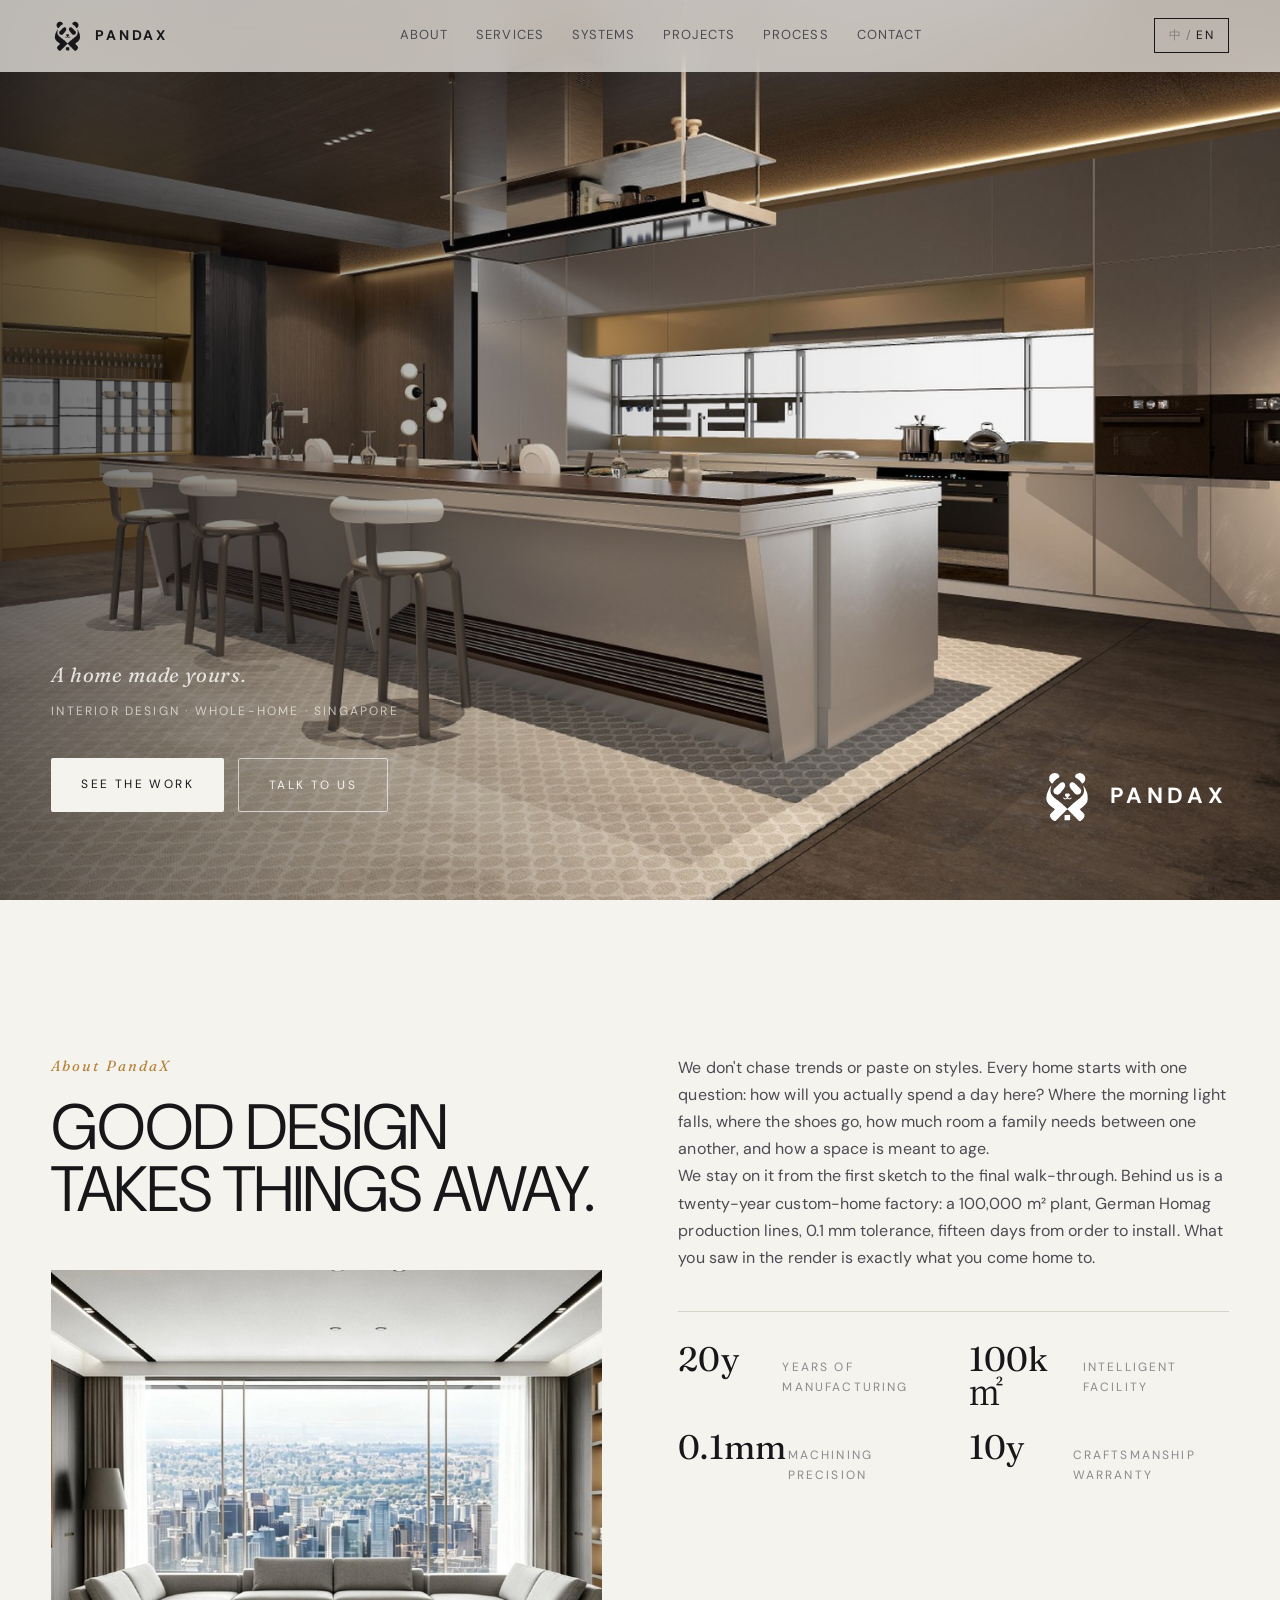
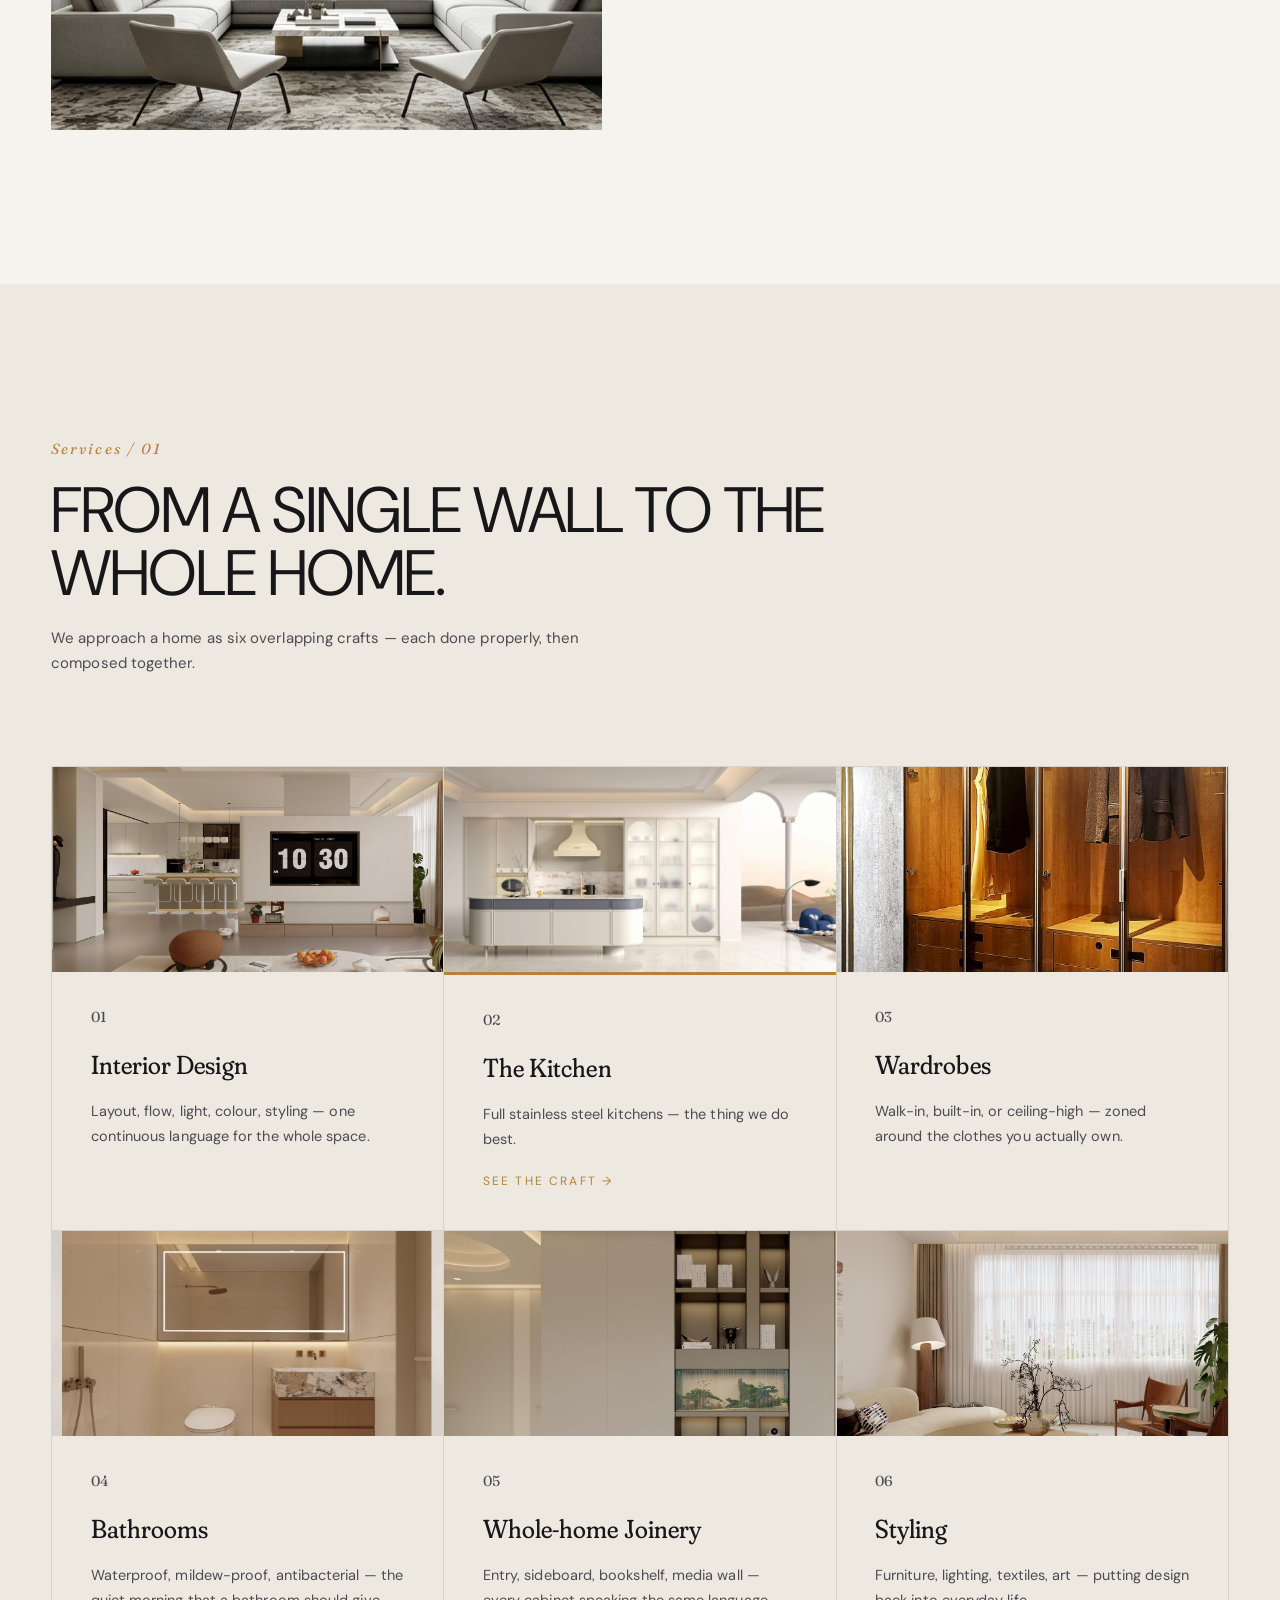
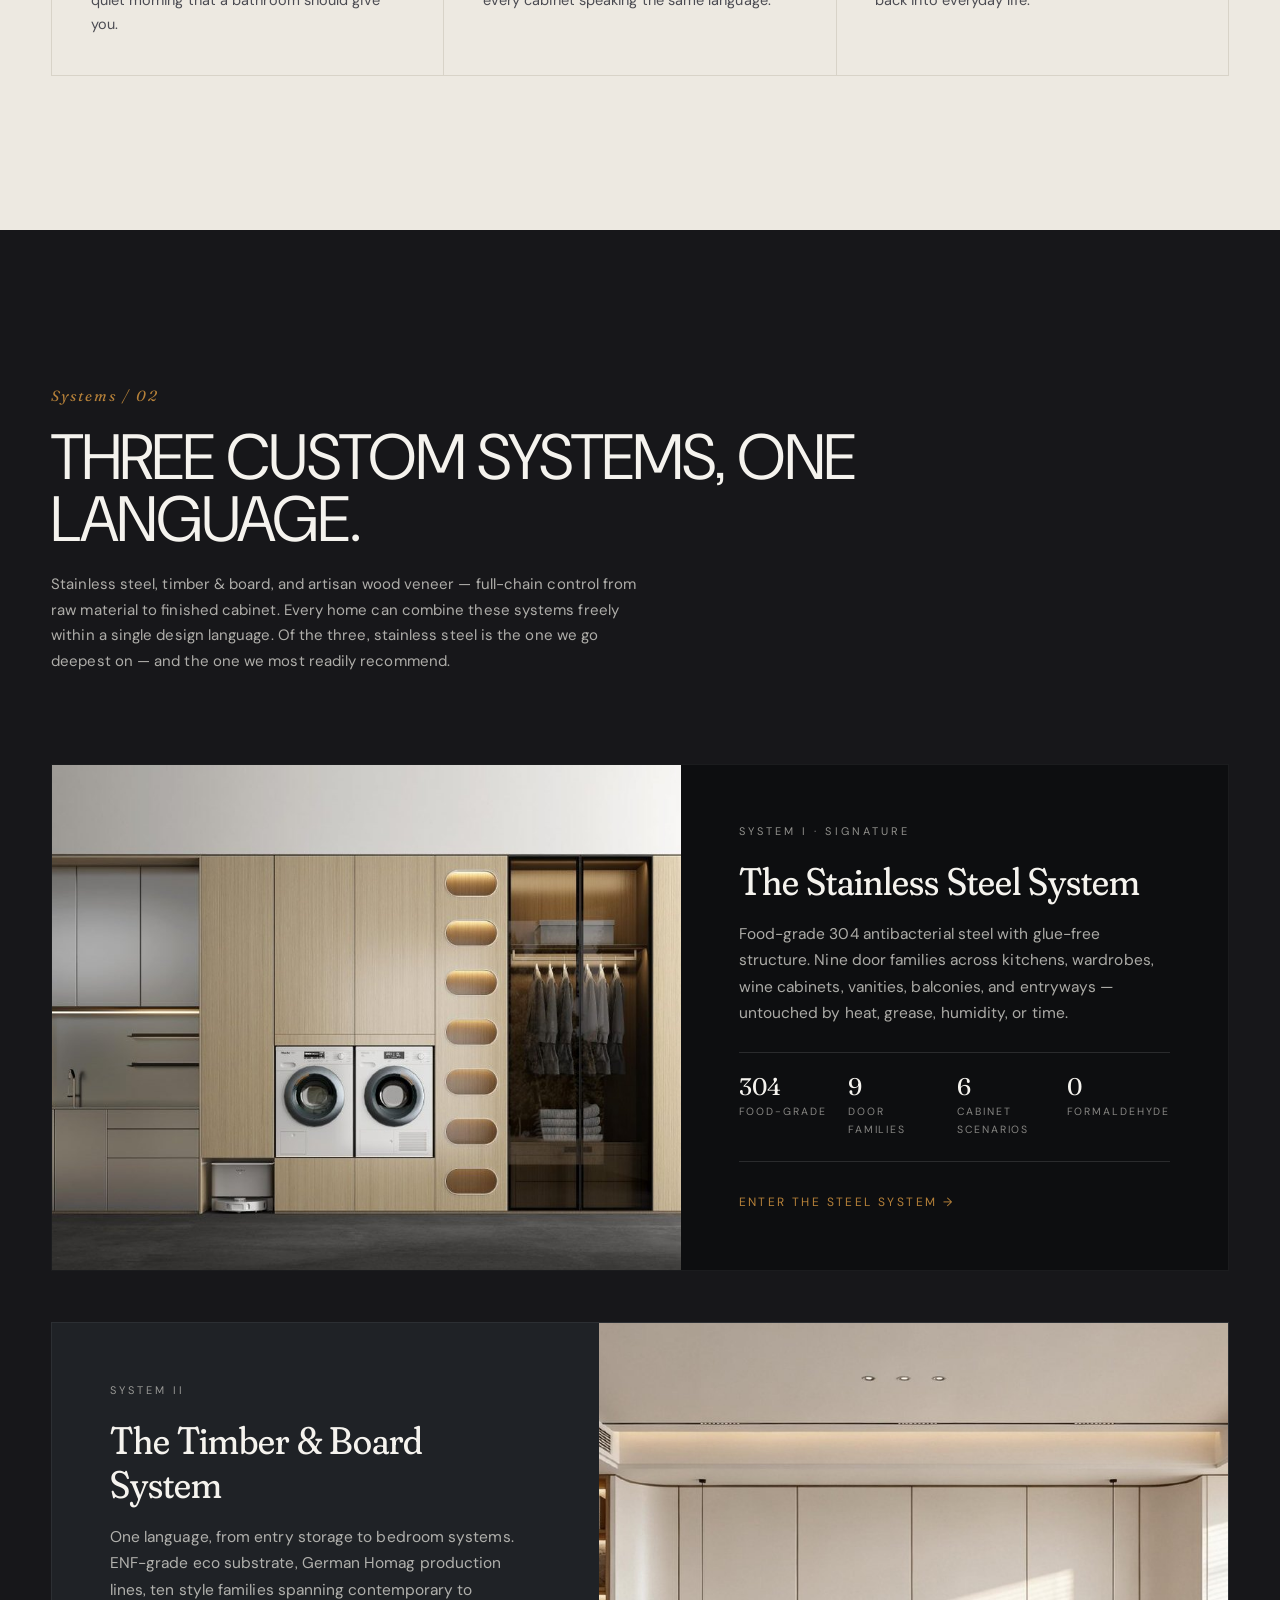
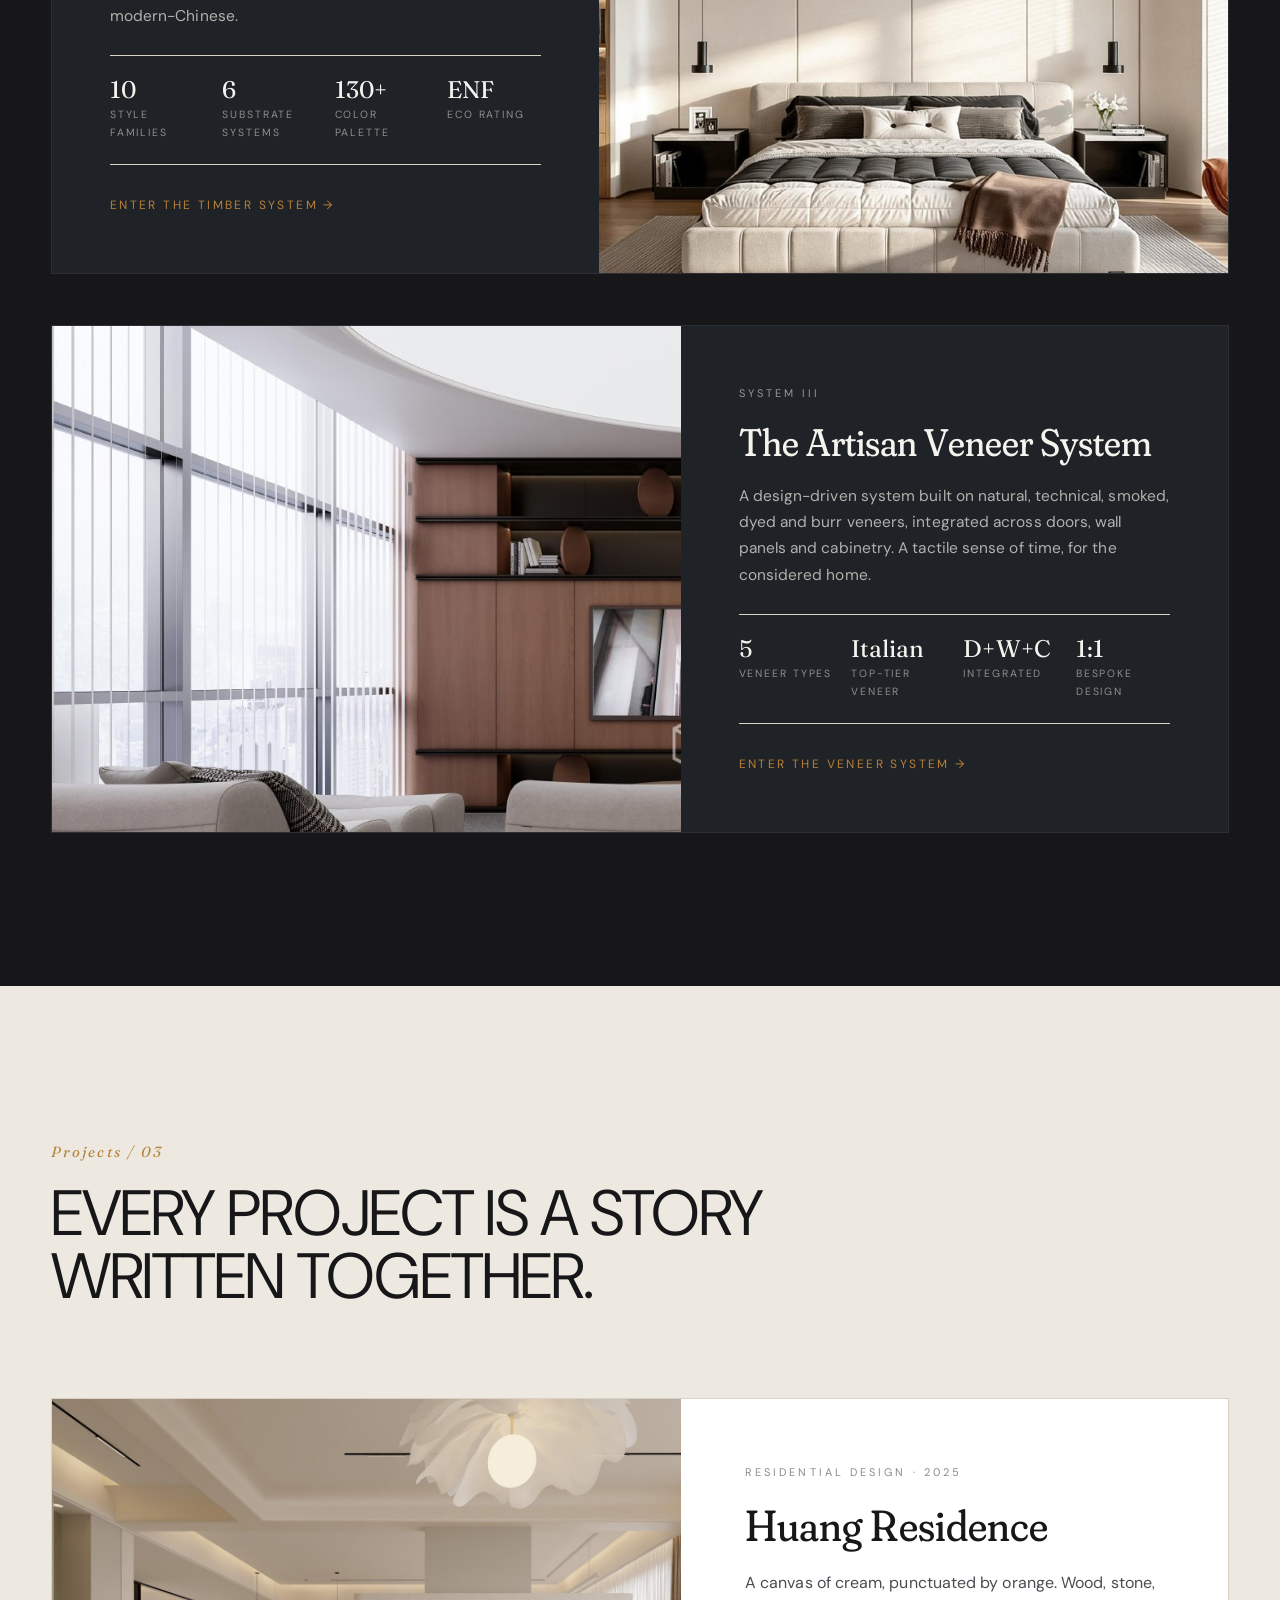
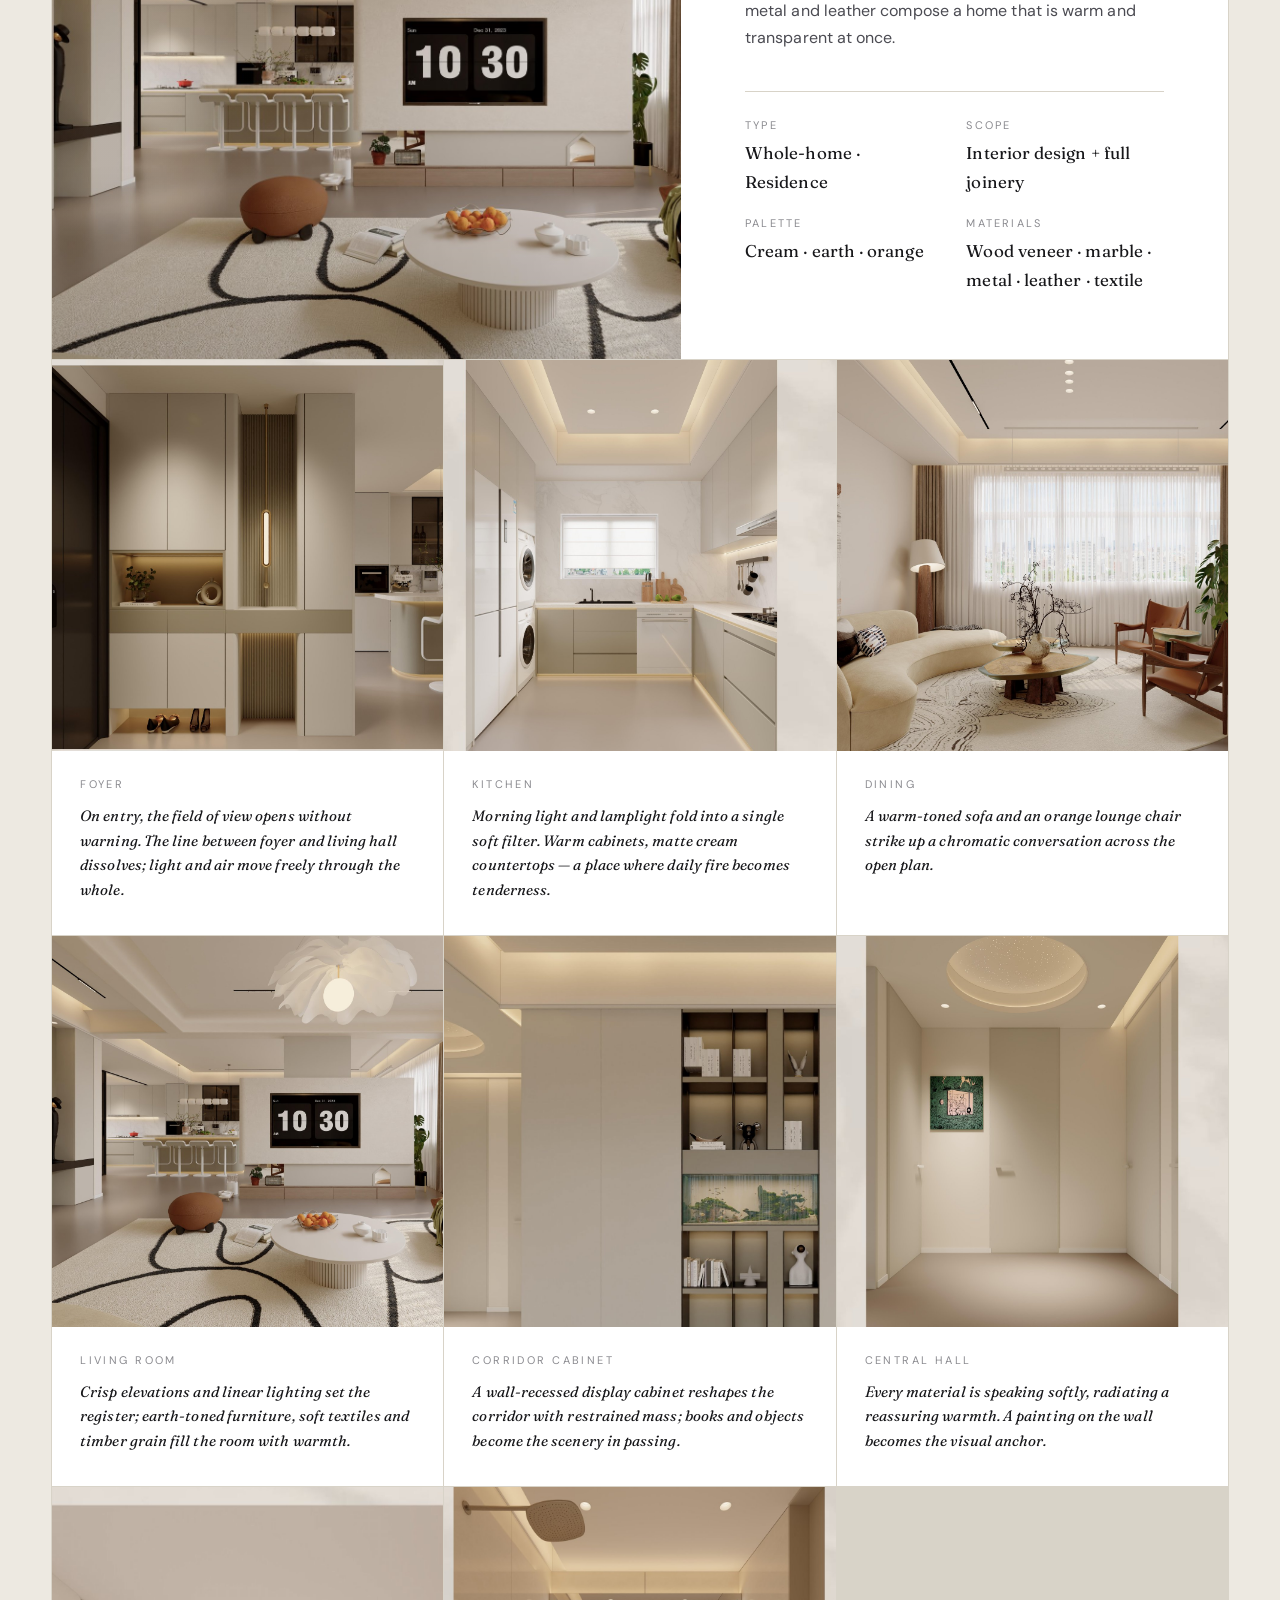
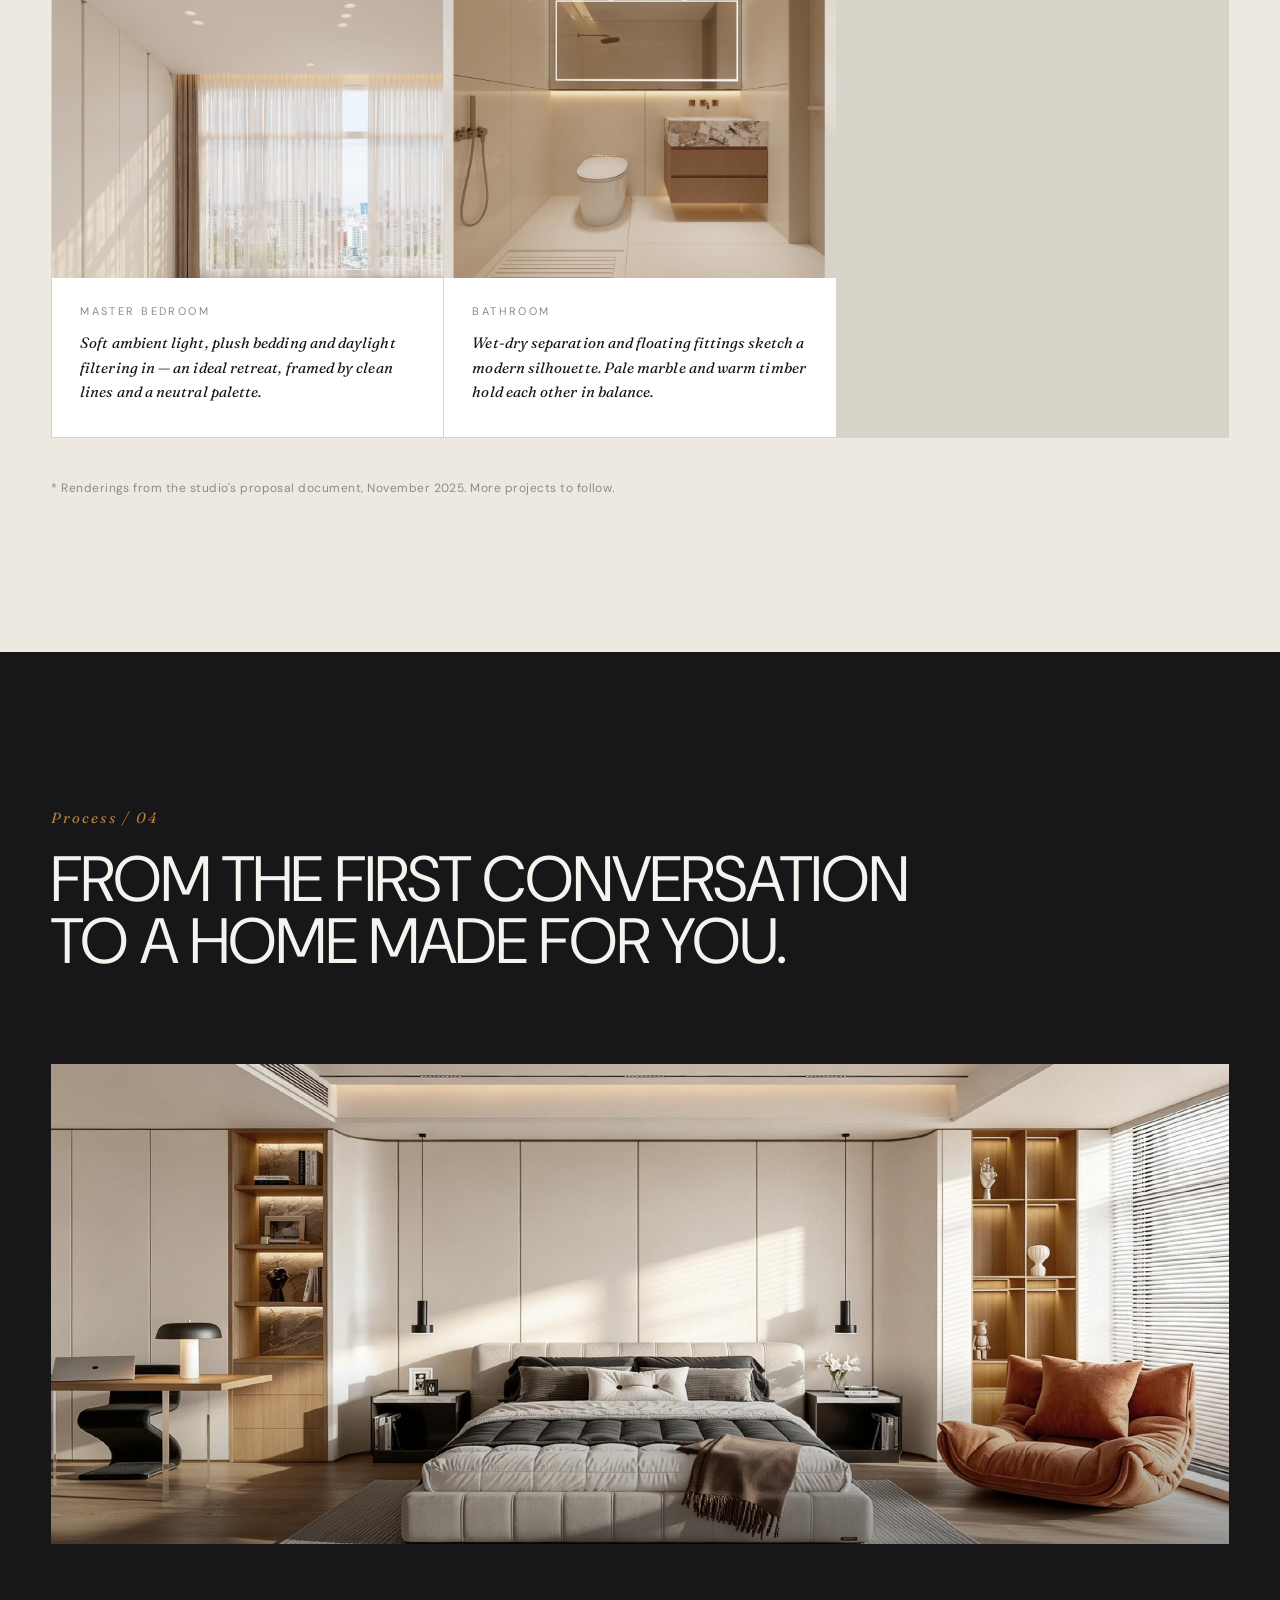
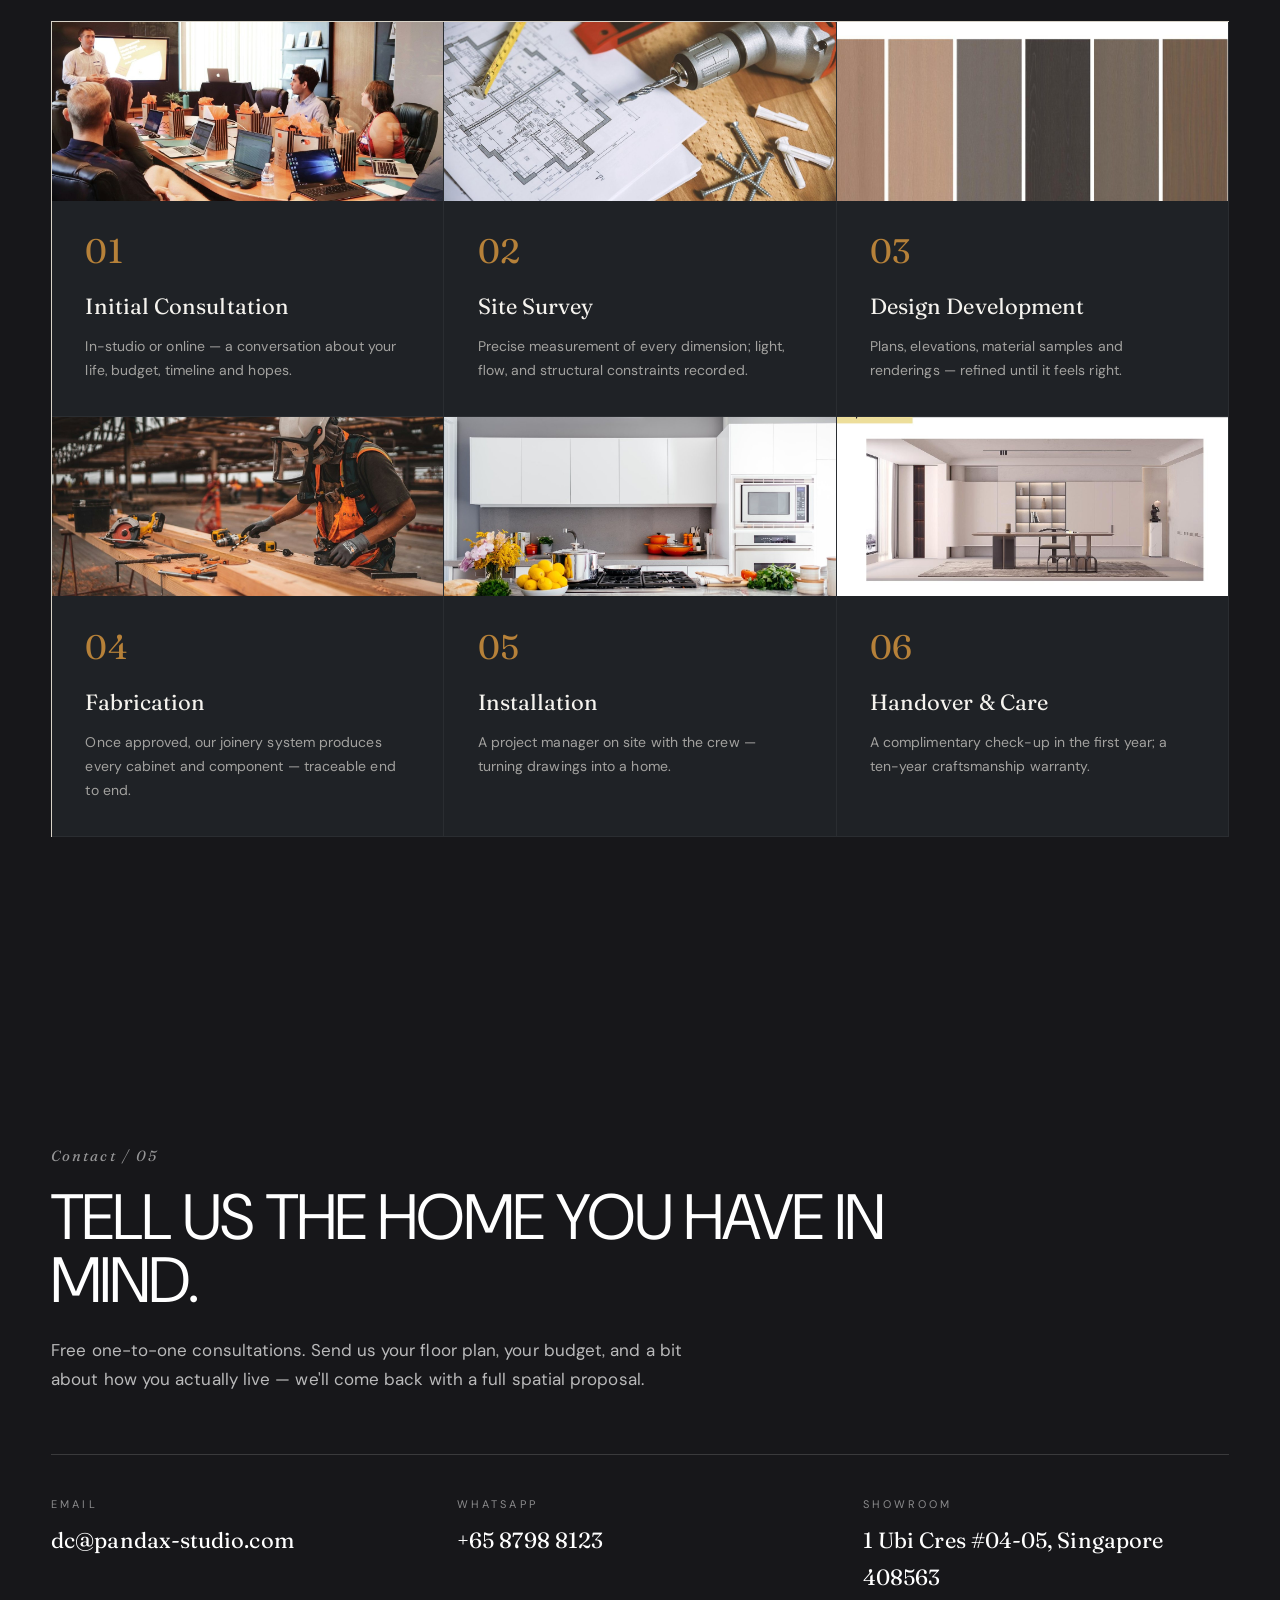
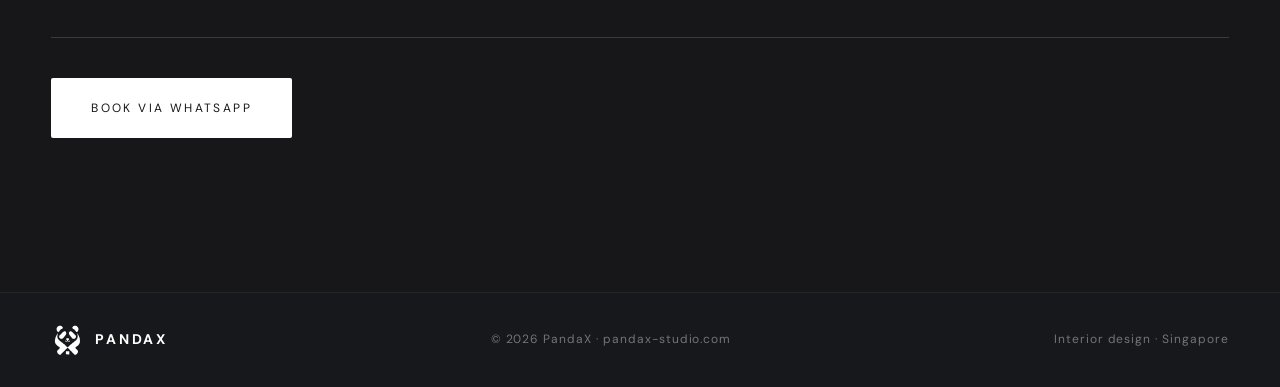
<file: index.html>
<!DOCTYPE html>
<html lang="zh-CN">
<head>
  <meta charset="UTF-8" />
  <meta name="viewport" content="width=device-width, initial-scale=1.0" />
  <meta name="description" data-i18n-attr="description"
    data-zh="PandaX Design · 新加坡空间设计。三大定制体系：不锈钢、板木、艺术木皮。整体厨房、定制衣柜、浴室柜与全屋定制。"
    data-en="PandaX Design · A Singapore interior design studio. Three custom systems — stainless steel, timber &amp; board, and artisan wood veneer. Kitchens, wardrobes, bathrooms and whole-home joinery." />
  <title data-zh="PandaX Design · 新加坡空间设计" data-en="PandaX Design · Singapore Interior Design">PandaX Design</title>
  <link rel="preconnect" href="https://fonts.googleapis.com">
  <link rel="preconnect" href="https://fonts.gstatic.com" crossorigin>
  <link href="https://fonts.googleapis.com/css2?family=DM+Sans:opsz,wght@9..40,300;9..40,400;9..40,500;9..40,700;9..40,800&family=Fraunces:ital,opsz,wght@0,9..144,300..600;1,9..144,400..700&family=Noto+Sans+SC:wght@400;700;900&family=Noto+Serif+SC:wght@300;400;500&display=swap" rel="stylesheet">
  <link rel="icon" href="/assets/brand/mark.svg" type="image/svg+xml" />
  <link rel="apple-touch-icon" href="/assets/brand/apple-touch.png" />
  <link rel="stylesheet" href="styles.css?v=30" />
</head>
<body>
  <!-- NAV -->
  <header class="nav">
    <div class="nav__inner">
      <a href="/" class="nav__brand">
        <span class="nav__mark" aria-hidden="true"></span>
        <span class="nav__name">PandaX</span>
      </a>
      <nav class="nav__links">
        <a href="/#studio" data-zh="关于" data-en="About">关于</a>
        <a href="/#services" data-zh="服务" data-en="Services">服务</a>
        <a href="/#systems" data-zh="产品体系" data-en="Systems">产品体系</a>
        <a href="/#projects" data-zh="作品" data-en="Projects">作品</a>
        <a href="/#process" data-zh="流程" data-en="Process">流程</a>
        <a href="/#contact" data-zh="联系" data-en="Contact">联系</a>
      </nav>
      <button class="lang" id="langToggle" aria-label="Language">
        <span class="lang__zh">中</span><span class="lang__sep">/</span><span class="lang__en">EN</span>
      </button>
    </div>
  </header>

  <!-- HERO -->
  <section id="top" class="hero">
    <div class="hero__bg"></div>
    <h1 class="hero__brand">
      <span class="nav__mark hero__mark" aria-hidden="true"></span>
      <span class="hero__title">PandaX</span>
    </h1>
    <div class="hero__inner">
      <p class="hero__tag" data-zh="家，因你而成" data-en="A home made yours.">家，因你而成</p>
      <p class="hero__lede" data-zh="新加坡室内设计 · 整屋定制" data-en="Interior design · whole-home · Singapore">新加坡室内设计 · 整屋定制</p>
      <div class="hero__cta">
        <a href="#projects" class="btn btn--dark" data-zh="看作品" data-en="See the work">看作品</a>
        <a href="#contact" class="btn btn--ghost" data-zh="预约咨询" data-en="Talk to us">预约咨询</a>
      </div>
    </div>
  </section>

  <!-- STUDIO -->
  <section id="studio" class="section section--split">
    <div class="split__left">
      <p class="eyebrow" data-zh="关于 PandaX" data-en="About PandaX">关于 PandaX</p>
      <h2 class="h2"
        data-zh="好设计，往往是做减法。"
        data-en="Good design takes things away.">
      </h2>
      <div class="studio__media" style="margin-top: 48px;"></div>
    </div>
    <div class="split__right">
      <p data-zh="我们不追风格，也不套模板。每一间家，都从你怎么过日子开始想——早上的光照在哪儿、鞋放哪儿、家里人怎么走动、这房子以后会怎么变旧。"
         data-en="We don't chase trends or paste on styles. Every home starts with one question: how will you actually spend a day here? Where the morning light falls, where the shoes go, how much room a family needs between one another, and how a space is meant to age.">
      </p>
      <p data-zh="从图纸到安装我们一直跟。背后是做了二十年的定制工厂：十万平厂房、德国豪迈生产线、0.1 毫米精度，常规单十五天交货。效果图什么样，回家就是什么样。"
         data-en="We stay on it from the first sketch to the final walk-through. Behind us is a twenty-year custom-home factory: a 100,000 m² plant, German Homag production lines, 0.1 mm tolerance, fifteen days from order to install. What you saw in the render is exactly what you come home to.">
      </p>
      <ul class="pill-list">
        <li><span>20y</span><em data-zh="工厂经验" data-en="Years of manufacturing">工厂经验</em></li>
        <li><span>100k㎡</span><em data-zh="生产基地" data-en="Intelligent facility">生产基地</em></li>
        <li><span>0.1mm</span><em data-zh="加工精度" data-en="Machining precision">加工精度</em></li>
        <li><span>10y</span><em data-zh="工艺质保" data-en="Craftsmanship warranty">工艺质保</em></li>
      </ul>
    </div>
  </section>

  <!-- SERVICES -->
  <section id="services" class="section section--soft">
    <div class="section__head">
      <p class="eyebrow" data-zh="服务 / 01" data-en="Services / 01">服务 / 01</p>
      <h2 class="h2" data-zh="从一面墙，到整个家。" data-en="From a single wall to the whole home.">从一面墙，到整个家。</h2>
      <p class="section__sub"
        data-zh="设计、厨房、衣柜、浴室、全屋柜体、软装。分开做细，合在一起才是家。"
        data-en="We approach a home as six overlapping crafts — each done properly, then composed together.">
      </p>
    </div>

    <div class="services">
      <article class="service">
        <div class="service__thumb" style="background-image:url('/assets/case-huang/web/page-09.jpg')"></div>
        <div class="service__body">
          <p class="service__num">01</p>
          <h3 data-zh="室内设计" data-en="Interior Design">室内设计</h3>
          <p data-zh="改户型、理动线，光线、颜色和软装一起想清楚。"
             data-en="Layout, flow, light, colour, styling — one continuous language for the whole space.">
          </p>
        </div>
      </article>
      <article class="service service--feature">
        <div class="service__thumb" style="background-image:url('/assets/systems/steel/hero.jpg?v=3')"></div>
        <div class="service__body">
          <p class="service__num">02</p>
          <h3 data-zh="整体厨房" data-en="The Kitchen">整体厨房</h3>
          <p data-zh="不锈钢整体厨房，是我们最拿手的事。"
             data-en="Full stainless steel kitchens — the thing we do best.">
          </p>
          <a href="/systems/steel" class="service__link" data-zh="看看不锈钢工艺 →" data-en="See the craft →">看看不锈钢工艺 →</a>
        </div>
      </article>
      <article class="service">
        <div class="service__thumb" style="background-image:url('/assets/systems/steel/door-04.jpg')"></div>
        <div class="service__body">
          <p class="service__num">03</p>
          <h3 data-zh="定制衣柜" data-en="Wardrobes">定制衣柜</h3>
          <p data-zh="步入式、嵌墙、通顶，按你实际怎么收衣服来分区。"
             data-en="Walk-in, built-in, or ceiling-high — zoned around the clothes you actually own.">
          </p>
        </div>
      </article>
      <article class="service">
        <div class="service__thumb" style="background-image:url('/assets/case-huang/web/page-16.jpg?v=2')"></div>
        <div class="service__body">
          <p class="service__num">04</p>
          <h3 data-zh="浴室柜" data-en="Bathrooms">浴室柜</h3>
          <p data-zh="防水、防潮、抗菌，早上用着干净舒服。"
             data-en="Waterproof, mildew-proof, antibacterial — the quiet morning that a bathroom should give you.">
          </p>
        </div>
      </article>
      <article class="service">
        <div class="service__thumb" style="background-image:url('/assets/case-huang/web/page-11.jpg?v=2')"></div>
        <div class="service__body">
          <p class="service__num">05</p>
          <h3 data-zh="全屋定制" data-en="Whole-home Joinery">全屋定制</h3>
          <p data-zh="玄关、餐边柜、书柜、电视墙，柜子风格统一。"
             data-en="Entry, sideboard, bookshelf, media wall — every cabinet speaking the same language.">
          </p>
        </div>
      </article>
      <article class="service">
        <div class="service__thumb" style="background-image:url('/assets/case-huang/web/page-07.jpg')"></div>
        <div class="service__body">
          <p class="service__num">06</p>
          <h3 data-zh="软装陈设" data-en="Styling">软装陈设</h3>
          <p data-zh="家具、灯、布艺、画，让设计落到日常里。"
             data-en="Furniture, lighting, textiles, art — putting design back into everyday life.">
          </p>
        </div>
      </article>
    </div>
  </section>

  <!-- PRODUCT SYSTEMS -->
  <section id="systems" class="section section--ink">
    <div class="section__head">
      <p class="eyebrow" data-zh="产品体系 / 02" data-en="Systems / 02">产品体系 / 02</p>
      <h2 class="h2" data-zh="三套材料，同一种设计。" data-en="Three custom systems, one language.">三套材料，同一种设计。</h2>
      <p class="section__sub"
        data-zh="不锈钢、板木、艺术木皮，从选材到出柜都自己控。可以混着用，风格还能统一。不锈钢是我们做得最深、也最常推荐的。"
        data-en="Stainless steel, timber & board, and artisan wood veneer — full-chain control from raw material to finished cabinet. Every home can combine these systems freely within a single design language. Of the three, stainless steel is the one we go deepest on — and the one we most readily recommend.">
      </p>
    </div>

    <div class="systems">

      <article class="system system--dark">
        <a class="system__img system__img--youjubang" href="/systems/steel" aria-label="Steel system"></a>
        <div class="system__body">
          <p class="system__brand" data-zh="体系一 · System I · 主推" data-en="System I · Signature">体系一 · System I · 主推</p>
          <h3 class="system__title" data-zh="不锈钢体系" data-en="The Stainless Steel System">不锈钢体系</h3>
          <p class="system__lede"
            data-zh="食品级 304 不锈钢，柜体不打胶。九种门型，厨房、衣柜、酒柜、浴室柜、阳台柜、玄关都能做。不怕热、不怕油、不怕潮。"
            data-en="Food-grade 304 antibacterial steel with glue-free structure. Nine door families across kitchens, wardrobes, wine cabinets, vanities, balconies, and entryways — untouched by heat, grease, humidity, or time.">
          </p>
          <ul class="system__facts">
            <li><span>304</span><em data-zh="食品级不锈钢" data-en="Food-grade">食品级不锈钢</em></li>
            <li><span data-zh="9 种" data-en="9">9 种</span><em data-zh="门型" data-en="Door families">门型</em></li>
            <li><span data-zh="6 类" data-en="6">6 类</span><em data-zh="使用场景" data-en="Cabinet scenarios">使用场景</em></li>
            <li><span>0</span><em data-zh="甲醛释放" data-en="Formaldehyde">甲醛释放</em></li>
          </ul>
          <a class="system__link" href="/systems/steel" data-zh="了解不锈钢体系 →" data-en="Enter the Steel System →">了解不锈钢体系 →</a>
        </div>
      </article>

      <article class="system">
        <a class="system__img system__img--hesheng" href="/systems/timber" aria-label="Timber system"></a>
        <div class="system__body">
          <p class="system__brand" data-zh="体系二 · System II" data-en="System II">体系二 · System II</p>
          <h3 class="system__title" data-zh="板木体系" data-en="The Timber &amp; Board System">板木体系</h3>
          <p class="system__lede"
            data-zh="从玄关柜到卧室，整屋用同一套做法。ENF 环保板、德国豪迈生产线，十种风格，从当代到新中式都有。"
            data-en="One language, from entry storage to bedroom systems. ENF-grade eco substrate, German Homag production lines, ten style families spanning contemporary to modern-Chinese.">
          </p>
          <ul class="system__facts">
            <li><span data-zh="10 种" data-en="10">10 种</span><em data-zh="风格" data-en="Style families">风格</em></li>
            <li><span data-zh="6 种" data-en="6">6 种</span><em data-zh="基材" data-en="Substrate systems">基材</em></li>
            <li><span>130+</span><em data-zh="色板可选" data-en="Color palette">色板可选</em></li>
            <li><span>ENF</span><em data-zh="环保等级" data-en="Eco rating">环保等级</em></li>
          </ul>
          <a class="system__link" href="/systems/timber" data-zh="了解板木体系 →" data-en="Enter the Timber System →">了解板木体系 →</a>
        </div>
      </article>

      <article class="system">
        <a class="system__img system__img--rumusan" href="/systems/veneer" aria-label="Veneer system"></a>
        <div class="system__body">
          <p class="system__brand" data-zh="体系三 · System III" data-en="System III">体系三 · System III</p>
          <h3 class="system__title" data-zh="艺术木皮体系" data-en="The Artisan Veneer System">艺术木皮体系</h3>
          <p class="system__lede"
            data-zh="五种木皮，门、墙、柜一起做。木皮来自一线供应链，摸上去就是木头本身的质感。"
            data-en="A design-driven system built on natural, technical, smoked, dyed and burr veneers, integrated across doors, wall panels and cabinetry. A tactile sense of time, for the considered home.">
          </p>
          <ul class="system__facts">
            <li><span data-zh="5 类" data-en="5">5 类</span><em data-zh="木皮工艺" data-en="Veneer types">木皮工艺</em></li>
            <li><span data-zh="意大利" data-en="Italian">意大利</span><em data-zh="顶级木皮" data-en="Top-tier veneer">顶级木皮</em></li>
            <li><span data-zh="门墙柜" data-en="D+W+C">门墙柜</span><em data-zh="一体化" data-en="Integrated">一体化</em></li>
            <li><span data-zh="1对1" data-en="1:1">1对1</span><em data-zh="高定设计" data-en="Bespoke design">高定设计</em></li>
          </ul>
          <a class="system__link" href="/systems/veneer" data-zh="了解木皮体系 →" data-en="Enter the Veneer System →">了解木皮体系 →</a>
        </div>
      </article>

    </div>
  </section>

  <!-- PROJECTS -->
  <section id="projects" class="section section--soft">
    <div class="section__head">
      <p class="eyebrow" data-zh="作品 / 03" data-en="Projects / 03">作品 / 03</p>
      <h2 class="h2" data-zh="每一个家，都是一起做出来的。" data-en="Every project is a story written together.">每一个家，都是一起做出来的。</h2>
    </div>

    <!-- Featured case study: Huang Residence -->
    <article class="case">
      <header class="case__head">
        <div class="case__hero"></div>
        <div class="case__intro">
          <p class="case__tag" data-zh="住宅设计 · 2025" data-en="Residential Design · 2025">住宅设计 · 2025</p>
          <h3 class="case__title" data-zh="黄女士住宅" data-en="Huang Residence">黄女士住宅</h3>
          <p class="case__subtitle"
            data-zh="米白打底，橙色点一下。木头、石头、金属和皮革，做成一个暖而透的家。"
            data-en="A canvas of cream, punctuated by orange. Wood, stone, metal and leather compose a home that is warm and transparent at once.">
          </p>
          <dl class="case__facts">
            <div><dt data-zh="类型" data-en="Type">类型</dt><dd data-zh="全屋定制 · 住宅" data-en="Whole-home · Residence">全屋定制 · 住宅</dd></div>
            <div><dt data-zh="服务" data-en="Scope">服务</dt><dd data-zh="室内设计 + 全屋柜体" data-en="Interior design + full joinery">室内设计 + 全屋柜体</dd></div>
            <div><dt data-zh="色彩" data-en="Palette">色彩</dt><dd data-zh="米白 · 大地色 · 橙" data-en="Cream · earth · orange">米白 · 大地色 · 橙</dd></div>
            <div><dt data-zh="材质" data-en="Materials">材质</dt><dd data-zh="木饰面 · 大理石 · 金属 · 皮革 · 织物" data-en="Wood veneer · marble · metal · leather · textile">木饰面 · 大理石 · 金属 · 皮革 · 织物</dd></div>
          </dl>
        </div>
      </header>

      <div class="case__rooms">
        <div class="room">
          <div class="room__img room__img--foyer"></div>
          <p class="room__label" data-zh="玄关" data-en="Foyer">玄关</p>
          <p class="room__quote"
            data-zh="一进门就开阔。玄关和客餐厅连在一起，光线能穿过去。"
            data-en="On entry, the field of view opens without warning. The line between foyer and living hall dissolves; light and air move freely through the whole.">
          </p>
        </div>
        <div class="room">
          <div class="room__img room__img--kitchen"></div>
          <p class="room__label" data-zh="厨房" data-en="Kitchen">厨房</p>
          <p class="room__quote"
            data-zh="自然光和灯光叠在一起。橱柜温润，台面是哑光奶油色，做饭的地方该有的烟火气。"
            data-en="Morning light and lamplight fold into a single soft filter. Warm cabinets, matte cream countertops — a place where daily fire becomes tenderness.">
          </p>
        </div>
        <div class="room">
          <div class="room__img room__img--dining"></div>
          <p class="room__label" data-zh="餐厅" data-en="Dining">餐厅</p>
          <p class="room__quote"
            data-zh="暖色沙发和橙色休闲椅对着放，开放空间里撞一下色。"
            data-en="A warm-toned sofa and an orange lounge chair strike up a chromatic conversation across the open plan.">
          </p>
        </div>
        <div class="room">
          <div class="room__img room__img--living"></div>
          <p class="room__label" data-zh="客厅" data-en="Living Room">客厅</p>
          <p class="room__quote"
            data-zh="立面干净，灯光是直线的。家具用大地色，布和木头把房间暖起来。"
            data-en="Crisp elevations and linear lighting set the register; earth-toned furniture, soft textiles and timber grain fill the room with warmth.">
          </p>
        </div>
        <div class="room">
          <div class="room__img room__img--corridor"></div>
          <p class="room__label" data-zh="过道展示柜" data-en="Corridor Cabinet">过道展示柜</p>
          <p class="room__quote"
            data-zh="展示柜嵌进墙里，藏品和书路过就能看见。"
            data-en="A wall-recessed display cabinet reshapes the corridor with restrained mass; books and objects become the scenery in passing.">
          </p>
        </div>
        <div class="room">
          <div class="room__img room__img--hall"></div>
          <p class="room__label" data-zh="中厅" data-en="Central Hall">中厅</p>
          <p class="room__quote"
            data-zh="材料摸着安心。墙上那幅画，是眼睛会停的地方。"
            data-en="Every material is speaking softly, radiating a reassuring warmth. A painting on the wall becomes the visual anchor.">
          </p>
        </div>
        <div class="room">
          <div class="room__img room__img--master"></div>
          <p class="room__label" data-zh="主卧" data-en="Master Bedroom">主卧</p>
          <p class="room__quote"
            data-zh="灯光柔，床品舒服，白天有自然光进来。睡觉的地方就该这样。"
            data-en="Soft ambient light, plush bedding and daylight filtering in — an ideal retreat, framed by clean lines and a neutral palette.">
          </p>
        </div>
        <div class="room">
          <div class="room__img room__img--bath"></div>
          <p class="room__label" data-zh="卫浴" data-en="Bathroom">卫浴</p>
          <p class="room__quote"
            data-zh="干湿分离，洗手台悬空。浅色大理石配暖木，干净不冷。"
            data-en="Wet-dry separation and floating fittings sketch a modern silhouette. Pale marble and warm timber hold each other in balance.">
          </p>
        </div>
      </div>
    </article>

    <p class="projects__note"
      data-zh="* 效果图源自本工作室 2025 年 11 月设计方案。更多作品陆续上线。"
      data-en="* Renderings from the studio's proposal document, November 2025. More projects to follow.">
    </p>
  </section>

  <!-- PROCESS -->
  <section id="process" class="section section--ink">
    <div class="section__head">
      <p class="eyebrow" data-zh="流程 / 04" data-en="Process / 04">流程 / 04</p>
      <h2 class="h2" data-zh="从第一次交谈，到给你一个理想的家。" data-en="From the first conversation to a home made for you.">从第一次交谈，到给你一个理想的家。</h2>
    </div>

    <div class="section-banner" style="background-image:url('/assets/hero/process.jpg?v=3')"></div>

    <ol class="process">
      <li>
        <div class="process__thumb" style="background-image:url('/assets/process/01-consult.jpg')"></div>
        <div class="process__body">
          <span class="process__num">01</span>
          <h4 data-zh="初次咨询" data-en="Initial Consultation">初次咨询</h4>
          <p data-zh="到店或线上，聊聊怎么住、预算、时间和你想要的。" data-en="In-studio or online — a conversation about your life, budget, timeline and hopes.">到店或线上，聊聊怎么住、预算、时间和你想要的。</p>
        </div>
      </li>
      <li>
        <div class="process__thumb" style="background-image:url('/assets/process/02-survey.jpg?v=2')"></div>
        <div class="process__body">
          <span class="process__num">02</span>
          <h4 data-zh="现场量测" data-en="Site Survey">现场量测</h4>
          <p data-zh="把每处尺寸量准，光线、动线、梁柱都记下来。" data-en="Precise measurement of every dimension; light, flow, and structural constraints recorded.">把每处尺寸量准，光线、动线、梁柱都记下来。</p>
        </div>
      </li>
      <li>
        <div class="process__thumb" style="background-image:url('/assets/process/03-design.jpg')"></div>
        <div class="process__body">
          <span class="process__num">03</span>
          <h4 data-zh="方案设计" data-en="Design Development">方案设计</h4>
          <p data-zh="平面、立面、材料样板、效果图——改到你点头为止。" data-en="Plans, elevations, material samples and renderings — refined until it feels right.">平面、立面、材料样板、效果图——改到你点头为止。</p>
        </div>
      </li>
      <li>
        <div class="process__thumb" style="background-image:url('/assets/process/04-fabricate.jpg')"></div>
        <div class="process__body">
          <span class="process__num">04</span>
          <h4 data-zh="工厂制作" data-en="Fabrication">工厂制作</h4>
          <p data-zh="定稿后工厂出柜，每一步都能查。" data-en="Once approved, our joinery system produces every cabinet and component — traceable end to end.">定稿后工厂出柜，每一步都能查。</p>
        </div>
      </li>
      <li>
        <div class="process__thumb" style="background-image:url('/assets/process/05-install.jpg')"></div>
        <div class="process__body">
          <span class="process__num">05</span>
          <h4 data-zh="现场安装" data-en="Installation">现场安装</h4>
          <p data-zh="项目经理在现场，跟工人一起按图安装。" data-en="A project manager on site with the crew — turning drawings into a home.">项目经理在现场，跟工人一起按图安装。</p>
        </div>
      </li>
      <li>
        <div class="process__thumb" style="background-image:url('/assets/process/06-handover.jpg')"></div>
        <div class="process__body">
          <span class="process__num">06</span>
          <h4 data-zh="交付与养护" data-en="Handover &amp; Care">交付与养护</h4>
          <p data-zh="交付后一年内免费复检，十年工艺质保。" data-en="A complimentary check-up in the first year; a ten-year craftsmanship warranty.">交付后一年内免费复检，十年工艺质保。</p>
        </div>
      </li>
    </ol>
  </section>

  <!-- CONTACT -->
  <section id="contact" class="section section--contact">
    <div class="contact">
      <p class="eyebrow" data-zh="联系 / 05" data-en="Contact / 05">联系 / 05</p>
      <h2 class="h2"
        data-zh="说说你想住成什么样。"
        data-en="Tell us the home you have in mind.">
      </h2>
      <p class="contact__lede"
        data-zh="一对一设计咨询免费。把户型、预算和日常习惯给我们，我们出一套完整方案。"
        data-en="Free one-to-one consultations. Send us your floor plan, your budget, and a bit about how you actually live — we'll come back with a full spatial proposal.">
      </p>
      <div class="contact__grid">
        <div>
          <p class="contact__label" data-zh="邮箱" data-en="Email">邮箱</p>
          <a href="mailto:dc@pandax-studio.com">dc@pandax-studio.com</a>
        </div>
        <div>
          <p class="contact__label" data-zh="WhatsApp" data-en="WhatsApp">WhatsApp</p>
          <a href="https://wa.me/6587988123" target="_blank" rel="noopener">+65 8798 8123</a>
        </div>
        <div>
          <p class="contact__label" data-zh="展厅" data-en="Showroom">展厅</p>
          <a href="https://maps.google.com/?q=1+Ubi+Cres+%2304-05+Singapore+408563" target="_blank" rel="noopener"
             data-zh="1 Ubi Cres #04-05, 新加坡 408563"
             data-en="1 Ubi Cres #04-05, Singapore 408563">1 Ubi Cres #04-05, 新加坡 408563</a>
        </div>
      </div>
      <a href="https://wa.me/6587988123?text=Hi%20PandaX%20Studio%2C%20I%27d%20like%20to%20book%20a%20design%20consultation." target="_blank" rel="noopener" class="btn btn--dark btn--large"
         data-zh="用 WhatsApp 预约" data-en="Book via WhatsApp">用 WhatsApp 预约</a>
    </div>
  </section>

  <footer class="foot">
    <div class="foot__inner">
      <div class="foot__brand">
        <span class="nav__mark" aria-hidden="true"></span>
        <span class="nav__name">PandaX</span>
      </div>
      <p class="foot__meta">© <span id="year"></span> PandaX · pandax-studio.com</p>
      <p class="foot__meta" data-zh="空间设计 · 新加坡" data-en="Interior design · Singapore">空间设计 · 新加坡</p>
    </div>
  </footer>

  <script src="script.js"></script>
</body>
</html>
</file>
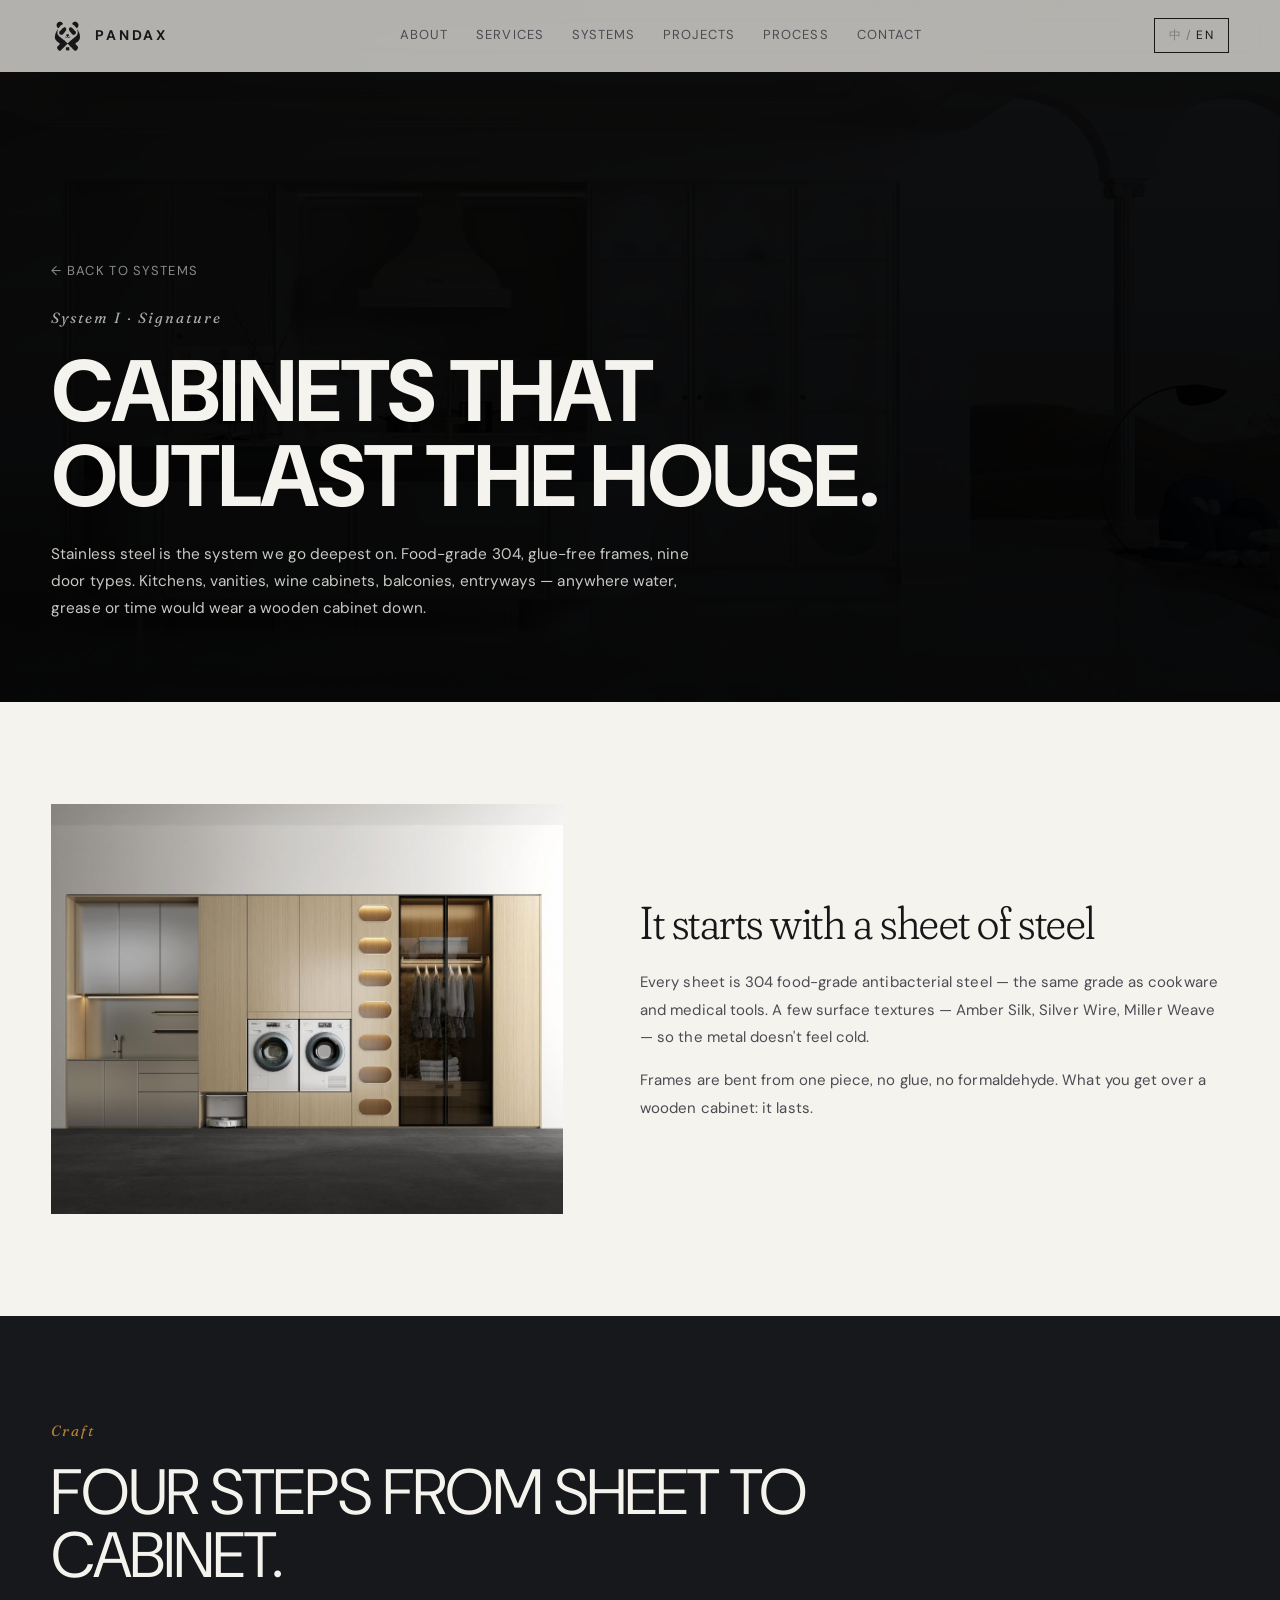
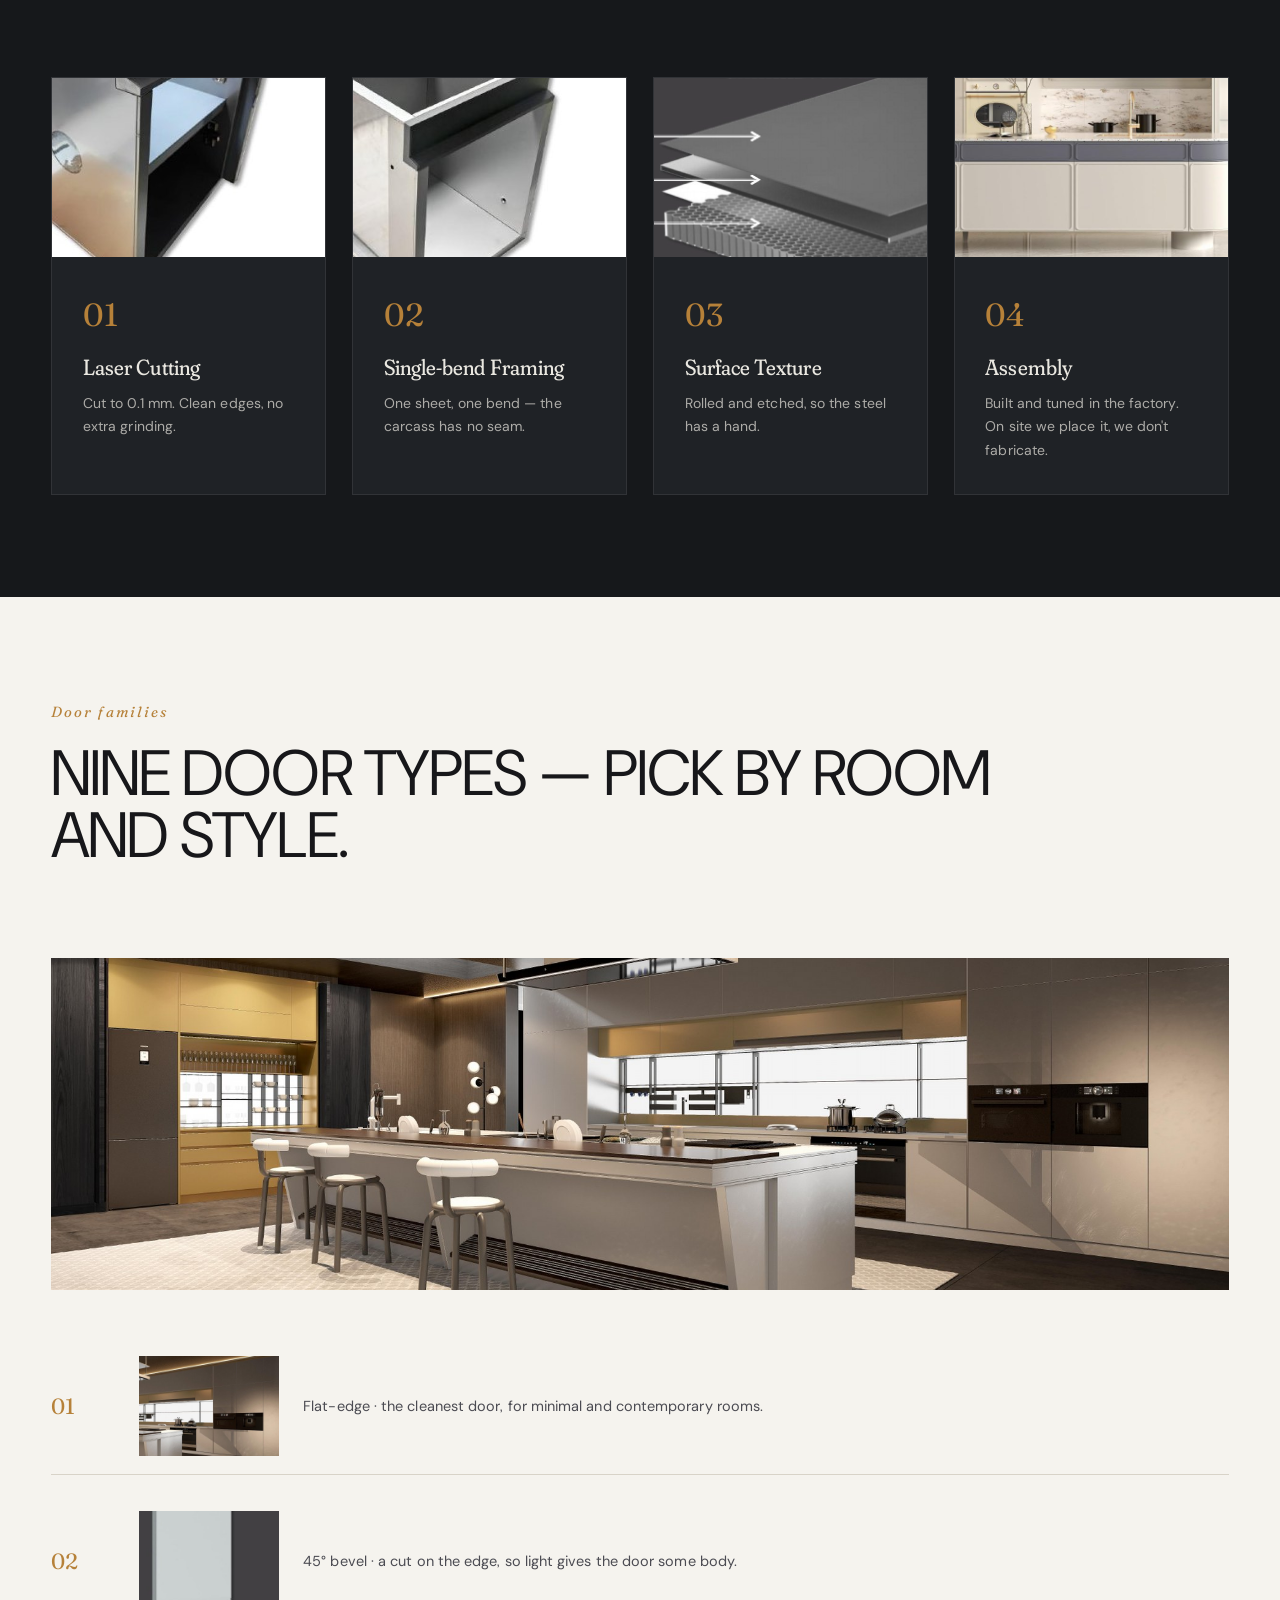
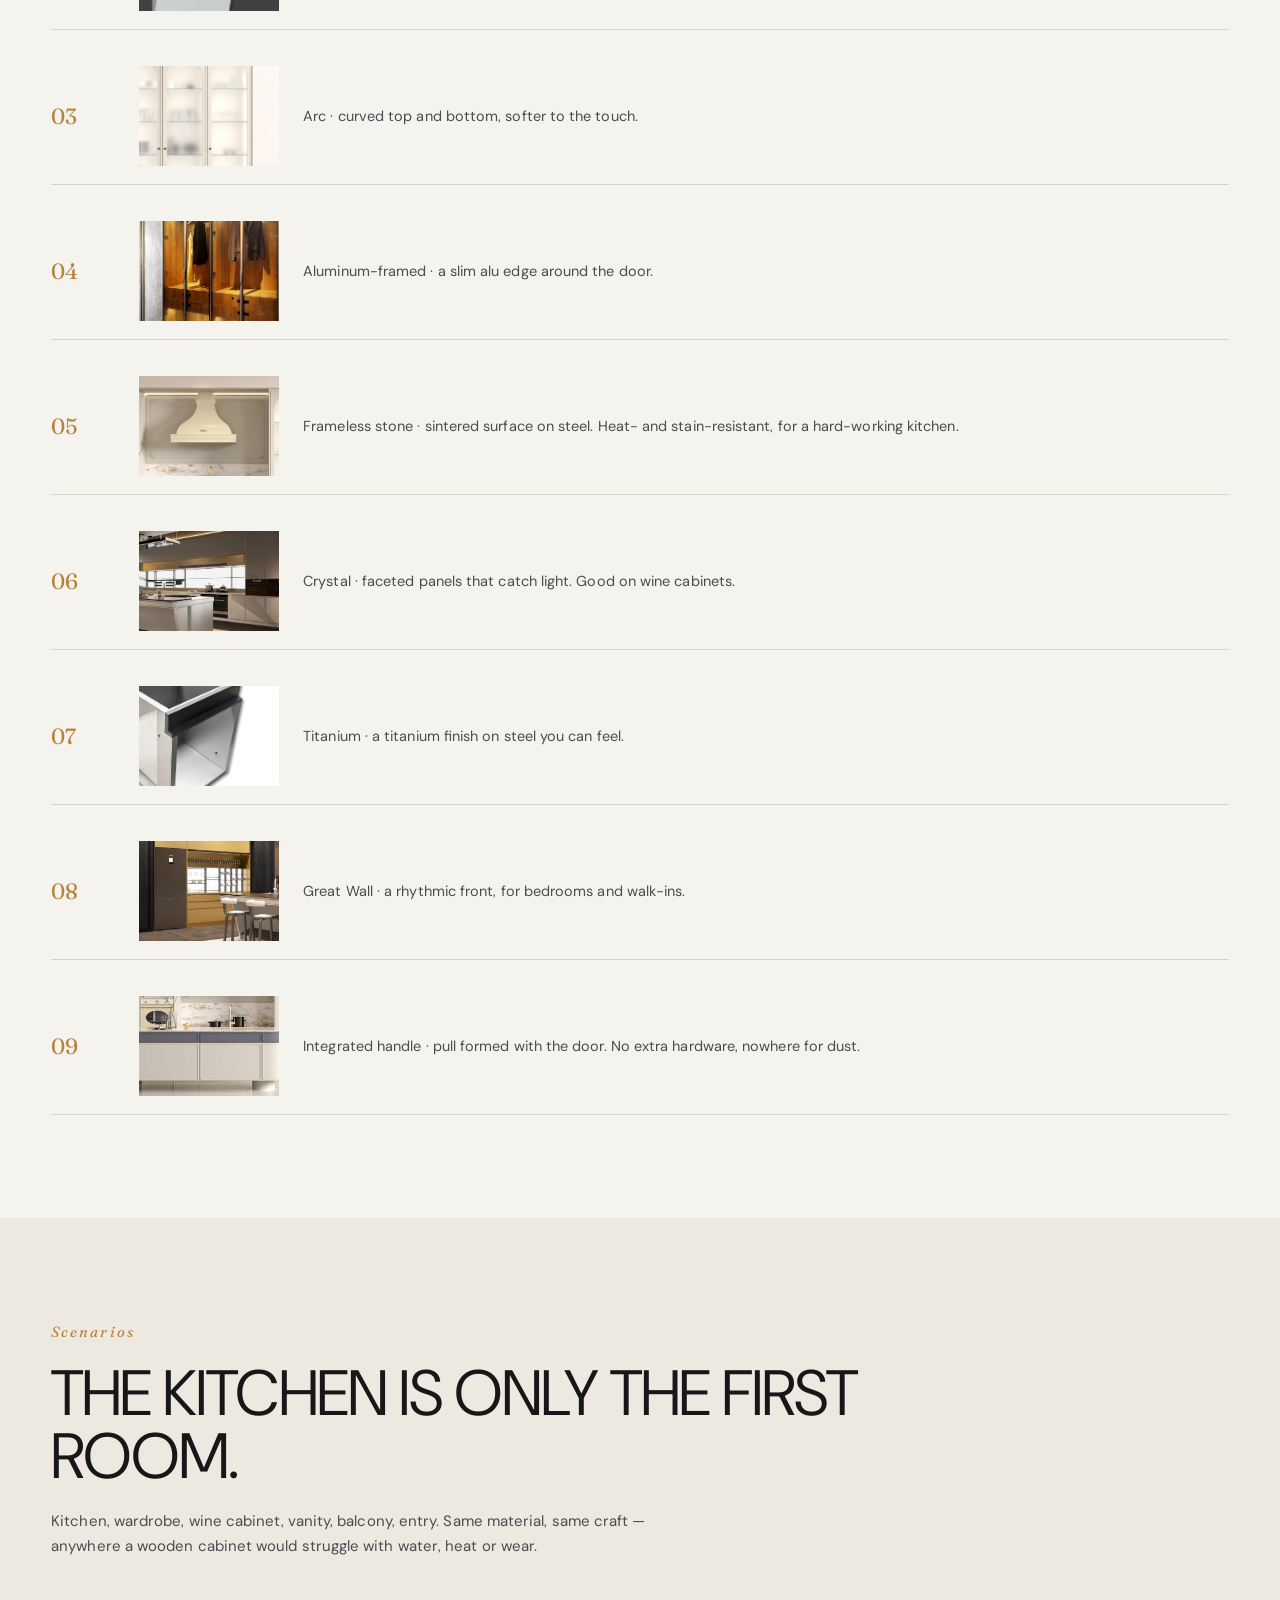
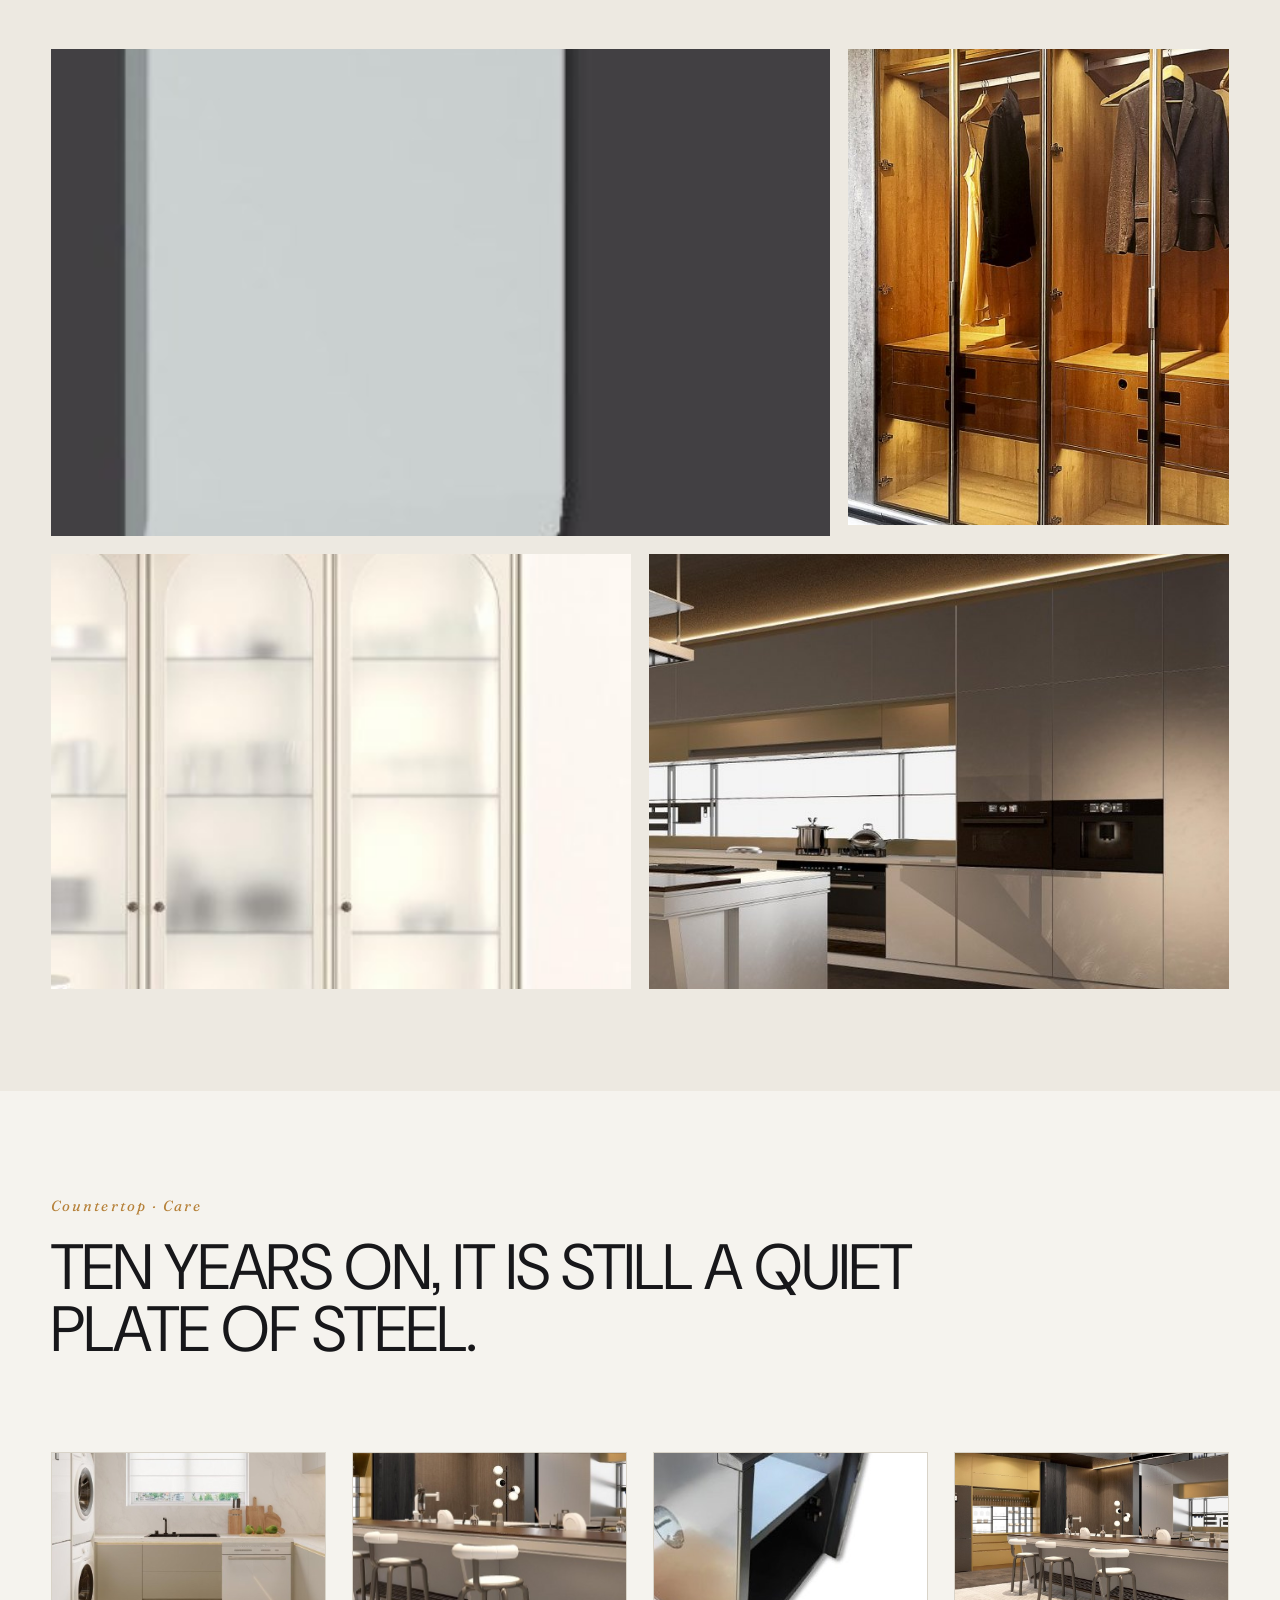
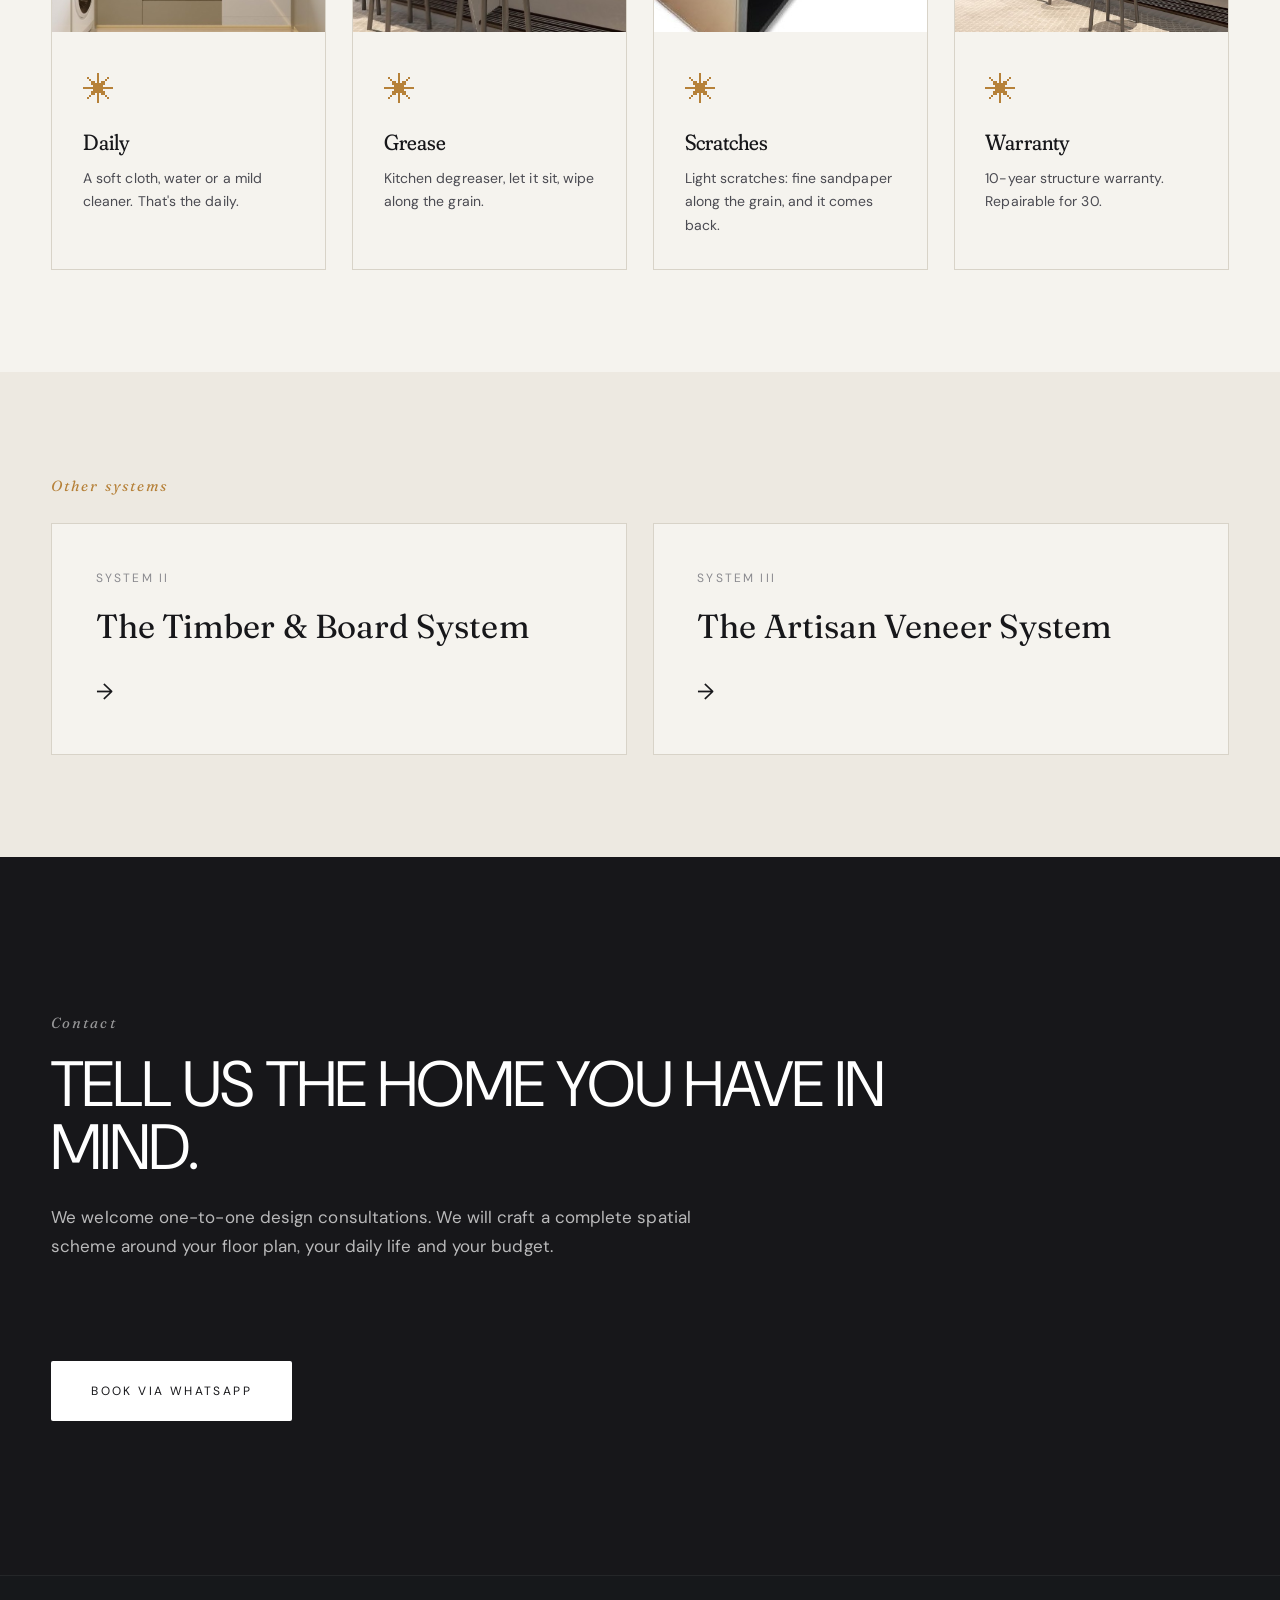
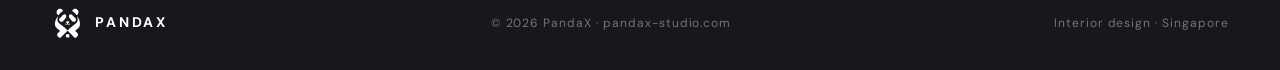
<file: systems/steel.html>
<!DOCTYPE html>
<html lang="zh-CN">
<head>
  <meta charset="UTF-8" />
  <meta name="viewport" content="width=device-width, initial-scale=1.0" />
  <meta name="description"
    data-zh="不锈钢体系 · PandaX 的不锈钢全案定制体系。304 食品级抗菌不锈钢、九大门型工艺、覆盖厨房到浴室柜的所有场景。"
    data-en="The Stainless Steel System · PandaX's whole-scenario stainless steel custom system. 304 food-grade antibacterial steel, nine door families, covering everything from kitchens to vanities." />
  <title data-zh="不锈钢体系 · PandaX Design" data-en="Stainless Steel · PandaX Design">不锈钢体系 · PandaX</title>
  <link rel="preconnect" href="https://fonts.googleapis.com">
  <link rel="preconnect" href="https://fonts.gstatic.com" crossorigin>
  <link href="https://fonts.googleapis.com/css2?family=DM+Sans:opsz,wght@9..40,300;9..40,400;9..40,500;9..40,700;9..40,800&family=Fraunces:ital,opsz,wght@0,9..144,300;0,9..144,400;0,9..144,500;1,9..144,400&family=Noto+Sans+SC:wght@400;700;900&family=Noto+Serif+SC:wght@300;400;500&display=swap" rel="stylesheet">
  <link rel="icon" href="/assets/brand/mark.svg" type="image/svg+xml" />
  <link rel="apple-touch-icon" href="/assets/brand/apple-touch.png" />
  <link rel="stylesheet" href="/styles.css?v=26" />
  <style>.lp-hero { --lp-hero-img: url("/assets/systems/steel/hero.jpg?v=3"); }</style>
</head>
<body>
  <header class="nav">
    <div class="nav__inner">
      <a href="/" class="nav__brand">
        <span class="nav__mark" aria-hidden="true"></span>
        <span class="nav__name">PandaX</span>
      </a>
      <nav class="nav__links">
        <a href="/#studio" data-zh="关于" data-en="About">关于</a>
        <a href="/#services" data-zh="服务" data-en="Services">服务</a>
        <a href="/#systems" data-zh="产品体系" data-en="Systems">产品体系</a>
        <a href="/#projects" data-zh="作品" data-en="Projects">作品</a>
        <a href="/#process" data-zh="流程" data-en="Process">流程</a>
        <a href="/#contact" data-zh="联系" data-en="Contact">联系</a>
      </nav>
      <button class="lang" id="langToggle" aria-label="Language">
        <span class="lang__zh">中</span><span class="lang__sep">/</span><span class="lang__en">EN</span>
      </button>
    </div>
  </header>

  <section class="lp-hero">
    <div class="lp-hero__inner">
      <a href="/#systems" class="lp-back" data-zh="← 返回产品体系" data-en="← Back to Systems">← 返回产品体系</a>
      <p class="eyebrow" data-zh="体系一 · System I · 主推" data-en="System I · Signature">体系一 · System I · 主推</p>
      <h1 data-zh="一套不怕时间的柜子。" data-en="Cabinets that outlast the house.">一套不怕时间的柜子。</h1>
      <p class="lp-hero__lede"
        data-zh="不锈钢是我们做得最深的一套。食品级 304，柜体不打胶，九种门型。厨房、浴室柜、酒柜、阳台、玄关，凡是怕水、怕油、怕旧的地方，都适合。"
        data-en="Stainless steel is the system we go deepest on. Food-grade 304, glue-free frames, nine door types. Kitchens, vanities, wine cabinets, balconies, entryways — anywhere water, grease or time would wear a wooden cabinet down.">
      </p>
    </div>
  </section>

  <section class="lp-section">
    <div class="lp-intro">
      <div class="lp-intro__media" style="background-image:url('/assets/systems/steel/laundry.jpg')"></div>
      <div>
        <h2 data-zh="从一张钢板开始" data-en="It starts with a sheet of steel">从一张钢板开始</h2>
        <p data-zh="每一片都是 304 食品级抗菌不锈钢，和厨具、医用同级。表面有几种肌理：琥珀银蚕、雅致银丝、米勒布纹——金属也能有温度。"
           data-en="Every sheet is 304 food-grade antibacterial steel — the same grade as cookware and medical tools. A few surface textures — Amber Silk, Silver Wire, Miller Weave — so the metal doesn't feel cold.">
        </p>
        <p data-zh="柜体不打胶，整片折弯成型，不释放甲醛。比木柜多一件事：可以用很久。"
           data-en="Frames are bent from one piece, no glue, no formaldehyde. What you get over a wooden cabinet: it lasts.">
        </p>
      </div>
    </div>
  </section>

  <section class="lp-section lp-section--dark">
    <div class="lp-container">
      <div class="section__head">
        <p class="eyebrow" data-zh="工艺" data-en="Craft">工艺</p>
        <h2 class="h2" data-zh="四道工序，把钢板做成柜子。" data-en="Four steps from sheet to cabinet.">四道工序，把钢板做成柜子。</h2>
      </div>
      <div class="lp-grid">
        <article class="lp-card">
          <div class="lp-card__thumb" style="background-image:url('/assets/systems/steel/craft-laser.jpg')"></div>
          <div class="lp-card__body">
            <span class="lp-card__num">01</span><h3 class="lp-card__title" data-zh="激光下料" data-en="Laser Cutting">激光下料</h3>
            <p class="lp-card__desc" data-zh="0.1 毫米精度切割，边缘干净，不用再修。" data-en="Cut to 0.1 mm. Clean edges, no extra grinding.">0.1 毫米精度切割，边缘干净，不用再修。</p>
          </div>
        </article>
        <article class="lp-card">
          <div class="lp-card__thumb" style="background-image:url('/assets/systems/steel/craft-box.jpg')"></div>
          <div class="lp-card__body">
            <span class="lp-card__num">02</span><h3 class="lp-card__title" data-zh="一体折弯" data-en="Single-bend Framing">一体折弯</h3>
            <p class="lp-card__desc" data-zh="整片钢板一次成型，柜体没有拼缝。" data-en="One sheet, one bend — the carcass has no seam.">整片钢板一次成型，柜体没有拼缝。</p>
          </div>
        </article>
        <article class="lp-card">
          <div class="lp-card__thumb" style="background-image:url('/assets/systems/steel/craft-edge.jpg')"></div>
          <div class="lp-card__body">
            <span class="lp-card__num">03</span><h3 class="lp-card__title" data-zh="表面肌理" data-en="Surface Texture">表面肌理</h3>
            <p class="lp-card__desc" data-zh="辊压、蚀刻，钢板摸起来有温度。" data-en="Rolled and etched, so the steel has a hand.">辊压、蚀刻，钢板摸起来有温度。</p>
          </div>
        </article>
        <article class="lp-card">
          <div class="lp-card__thumb" style="background-image:url('/assets/systems/steel/door-09.jpg')"></div>
          <div class="lp-card__body">
            <span class="lp-card__num">04</span><h3 class="lp-card__title" data-zh="工厂预装" data-en="Assembly">工厂预装</h3>
            <p class="lp-card__desc" data-zh="厂里装好、校准好，现场只拼合，不再加工。" data-en="Built and tuned in the factory. On site we place it, we don't fabricate.">厂里装好、校准好，现场只拼合，不再加工。</p>
          </div>
        </article>
      </div>
    </div>
  </section>

  <section class="lp-section">
    <div class="lp-container">
      <div class="section__head">
        <p class="eyebrow" data-zh="门型工艺" data-en="Door families">门型工艺</p>
        <h2 class="h2" data-zh="九种门型，按空间和风格来选。" data-en="Nine door types — pick by room and style.">九种门型，按空间和风格来选。</h2>
      </div>
      <div class="lp-figure" style="background-image:url('/assets/hero/main.jpg?v=5')"></div>
      <ul class="lp-list">
        <li>
          <span class="lp-list__label">01</span>
          <div class="lp-list__thumb" style="background-image:url('/assets/systems/steel/door-01.jpg')"></div>
          <span class="lp-list__text" data-zh="平板直边 · 最干净的一种，适合极简、当代。" data-en="Flat-edge · the cleanest door, for minimal and contemporary rooms.">平板直边 · 最干净的一种，适合极简、当代。</span>
        </li>
        <li>
          <span class="lp-list__label">02</span>
          <div class="lp-list__thumb" style="background-image:url('/assets/systems/steel/door-02.jpg')"></div>
          <span class="lp-list__text" data-zh="45° 斜边 · 门边切一刀斜面，光一打就有厚度。" data-en="45° bevel · a cut on the edge, so light gives the door some body.">45° 斜边 · 门边切一刀斜面，光一打就有厚度。</span>
        </li>
        <li>
          <span class="lp-list__label">03</span>
          <div class="lp-list__thumb" style="background-image:url('/assets/systems/steel/door-03.jpg?v=2')"></div>
          <span class="lp-list__text" data-zh="弧型 · 上下做成弧线，转角摸着圆。" data-en="Arc · curved top and bottom, softer to the touch.">弧型 · 上下做成弧线，转角摸着圆。</span>
        </li>
        <li>
          <span class="lp-list__label">04</span>
          <div class="lp-list__thumb" style="background-image:url('/assets/systems/steel/door-04.jpg')"></div>
          <span class="lp-list__text" data-zh="铝边拼框 · 细铝条勾一圈边，精致、克制。" data-en="Aluminum-framed · a slim alu edge around the door.">铝边拼框 · 细铝条勾一圈边，精致、克制。</span>
        </li>
        <li>
          <span class="lp-list__label">05</span>
          <div class="lp-list__thumb" style="background-image:url('/assets/systems/steel/door-05.jpg?v=3')"></div>
          <span class="lp-list__text" data-zh="隐框岩板 · 岩板贴在钢板上，耐腐蚀、耐高温，适合高强度厨房。" data-en="Frameless stone · sintered surface on steel. Heat- and stain-resistant, for a hard-working kitchen.">隐框岩板 · 岩板贴在钢板上，耐腐蚀、耐高温，适合高强度厨房。</span>
        </li>
        <li>
          <span class="lp-list__label">06</span>
          <div class="lp-list__thumb" style="background-image:url('/assets/systems/steel/door-06.jpg?v=2')"></div>
          <span class="lp-list__text" data-zh="晶钻门 · 切面立体，光一照会亮，适合客厅酒柜。" data-en="Crystal · faceted panels that catch light. Good on wine cabinets.">晶钻门 · 切面立体，光一照会亮，适合客厅酒柜。</span>
        </li>
        <li>
          <span class="lp-list__label">07</span>
          <div class="lp-list__thumb" style="background-image:url('/assets/systems/steel/door-07.jpg?v=2')"></div>
          <span class="lp-list__text" data-zh="钛晶门 · 钛金属肌理铺在钢面上，贵气能摸到。" data-en="Titanium · a titanium finish on steel you can feel.">钛晶门 · 钛金属肌理铺在钢面上，贵气能摸到。</span>
        </li>
        <li>
          <span class="lp-list__label">08</span>
          <div class="lp-list__thumb" style="background-image:url('/assets/systems/steel/door-08.jpg?v=2')"></div>
          <span class="lp-list__text" data-zh="长城门 · 立面有节奏，适合卧室和衣帽间。" data-en="Great Wall · a rhythmic front, for bedrooms and walk-ins.">长城门 · 立面有节奏，适合卧室和衣帽间。</span>
        </li>
        <li>
          <span class="lp-list__label">09</span>
          <div class="lp-list__thumb" style="background-image:url('/assets/systems/steel/door-09.jpg')"></div>
          <span class="lp-list__text" data-zh="一体拉手 · 拉手和门板一次成型，没有外挂五金，不好藏灰。" data-en="Integrated handle · pull formed with the door. No extra hardware, nowhere for dust.">一体拉手 · 拉手和门板一次成型，没有外挂五金，不好藏灰。</span>
        </li>
      </ul>
    </div>
  </section>

  <section class="lp-section lp-section--soft">
    <div class="lp-container">
      <div class="section__head">
        <p class="eyebrow" data-zh="六大场景" data-en="Scenarios">六大场景</p>
        <h2 class="h2" data-zh="厨房只是第一站。" data-en="The kitchen is only the first room.">厨房只是第一站。</h2>
        <p class="section__sub"
          data-zh="整体厨房、定制衣柜、酒柜、浴室柜、阳台柜、玄关柜。同一套材料、同一种工艺，家里怕水、怕火、怕旧的地方都能用。"
          data-en="Kitchen, wardrobe, wine cabinet, vanity, balcony, entry. Same material, same craft — anywhere a wooden cabinet would struggle with water, heat or wear.">
        </p>
      </div>
      <div class="lp-gallery">
        <div class="lp-gallery__item lp-gallery__item--big"  style="background-image:url('/assets/systems/steel/door-02.jpg')"></div>
        <div class="lp-gallery__item lp-gallery__item--tall" style="background-image:url('/assets/systems/steel/door-04.jpg')"></div>
        <div class="lp-gallery__item lp-gallery__item--half" style="background-image:url('/assets/systems/steel/door-03.jpg?v=2')"></div>
        <div class="lp-gallery__item lp-gallery__item--half" style="background-image:url('/assets/systems/steel/door-01.jpg')"></div>
      </div>
    </div>
  </section>

  <section class="lp-section">
    <div class="lp-container">
      <div class="section__head">
        <p class="eyebrow" data-zh="台面 · 保养" data-en="Countertop · Care">台面 · 保养</p>
        <h2 class="h2" data-zh="十年之后，它还是那块钢。" data-en="Ten years on, it is still a quiet plate of steel.">十年之后，它还是那块钢。</h2>
      </div>
      <div class="lp-grid">
        <article class="lp-card">
          <div class="lp-card__thumb" style="background-image:url('/assets/systems/steel/care-daily.jpg')"></div>
          <div class="lp-card__body">
            <span class="lp-card__num">✳</span><h3 class="lp-card__title" data-zh="日常" data-en="Daily">日常</h3>
            <p class="lp-card__desc" data-zh="软布加清水，或中性清洁剂，擦一下就好。" data-en="A soft cloth, water or a mild cleaner. That's the daily.">软布加清水，或中性清洁剂，擦一下就好。</p>
          </div>
        </article>
        <article class="lp-card">
          <div class="lp-card__thumb" style="background-image:url('/assets/systems/steel/care-grease.jpg')"></div>
          <div class="lp-card__body">
            <span class="lp-card__num">✳</span><h3 class="lp-card__title" data-zh="油污" data-en="Grease">油污</h3>
            <p class="lp-card__desc" data-zh="厨房清洁剂静置几分钟，顺着纹路擦。" data-en="Kitchen degreaser, let it sit, wipe along the grain.">厨房清洁剂静置几分钟，顺着纹路擦。</p>
          </div>
        </article>
        <article class="lp-card">
          <div class="lp-card__thumb" style="background-image:url('/assets/systems/steel/care-scratch.jpg')"></div>
          <div class="lp-card__body">
            <span class="lp-card__num">✳</span><h3 class="lp-card__title" data-zh="划痕" data-en="Scratches">划痕</h3>
            <p class="lp-card__desc" data-zh="轻划痕用细砂纸顺着纹理打磨，可以复原。" data-en="Light scratches: fine sandpaper along the grain, and it comes back.">轻划痕用细砂纸顺着纹理打磨，可以复原。</p>
          </div>
        </article>
        <article class="lp-card">
          <div class="lp-card__thumb" style="background-image:url('/assets/systems/steel/care-warranty.jpg')"></div>
          <div class="lp-card__body">
            <span class="lp-card__num">✳</span><h3 class="lp-card__title" data-zh="质保" data-en="Warranty">质保</h3>
            <p class="lp-card__desc" data-zh="结构保十年，三十年内都可以修。" data-en="10-year structure warranty. Repairable for 30.">结构保十年，三十年内都可以修。</p>
          </div>
        </article>
      </div>
    </div>
  </section>

  <section class="lp-section lp-section--soft">
    <div class="lp-container">
      <p class="eyebrow" data-zh="其他体系" data-en="Other systems">其他体系</p>
      <div class="lp-related" style="margin-top: 24px;">
        <a href="/systems/timber">
          <p class="lp-related__eyebrow">System II</p>
          <p class="lp-related__title" data-zh="板木体系" data-en="The Timber &amp; Board System">板木体系</p>
          <span class="lp-related__arrow">→</span>
        </a>
        <a href="/systems/veneer">
          <p class="lp-related__eyebrow">System III</p>
          <p class="lp-related__title" data-zh="艺术木皮体系" data-en="The Artisan Veneer System">艺术木皮体系</p>
          <span class="lp-related__arrow">→</span>
        </a>
      </div>
    </div>
  </section>

  <section id="contact" class="section section--contact">
    <div class="contact">
      <p class="eyebrow" data-zh="联系" data-en="Contact">联系</p>
      <h2 class="h2" data-zh="来聊聊你想住的样子。" data-en="Tell us the home you have in mind.">来聊聊你想住的样子。</h2>
      <p class="contact__lede"
        data-zh="欢迎预约一对一设计咨询。把户型、日常习惯和预算给我们，我们出一套完整方案。"
        data-en="We welcome one-to-one design consultations. We will craft a complete spatial scheme around your floor plan, your daily life and your budget.">
      </p>
      <a href="https://wa.me/6587988123?text=Hi%20PandaX%20Studio%2C%20I%27d%20like%20to%20book%20a%20design%20consultation." target="_blank" rel="noopener" class="btn btn--dark btn--large"
         data-zh="用 WhatsApp 预约" data-en="Book via WhatsApp">用 WhatsApp 预约</a>
    </div>
  </section>

  <footer class="foot">
    <div class="foot__inner">
      <div class="foot__brand">
        <span class="nav__mark" aria-hidden="true"></span>
        <span class="nav__name">PandaX</span>
      </div>
      <p class="foot__meta">© <span id="year"></span> PandaX · pandax-studio.com</p>
      <p class="foot__meta" data-zh="空间设计 · 新加坡" data-en="Interior design · Singapore">空间设计 · 新加坡</p>
    </div>
  </footer>

  <script src="/script.js"></script>
</body>
</html>
</file>
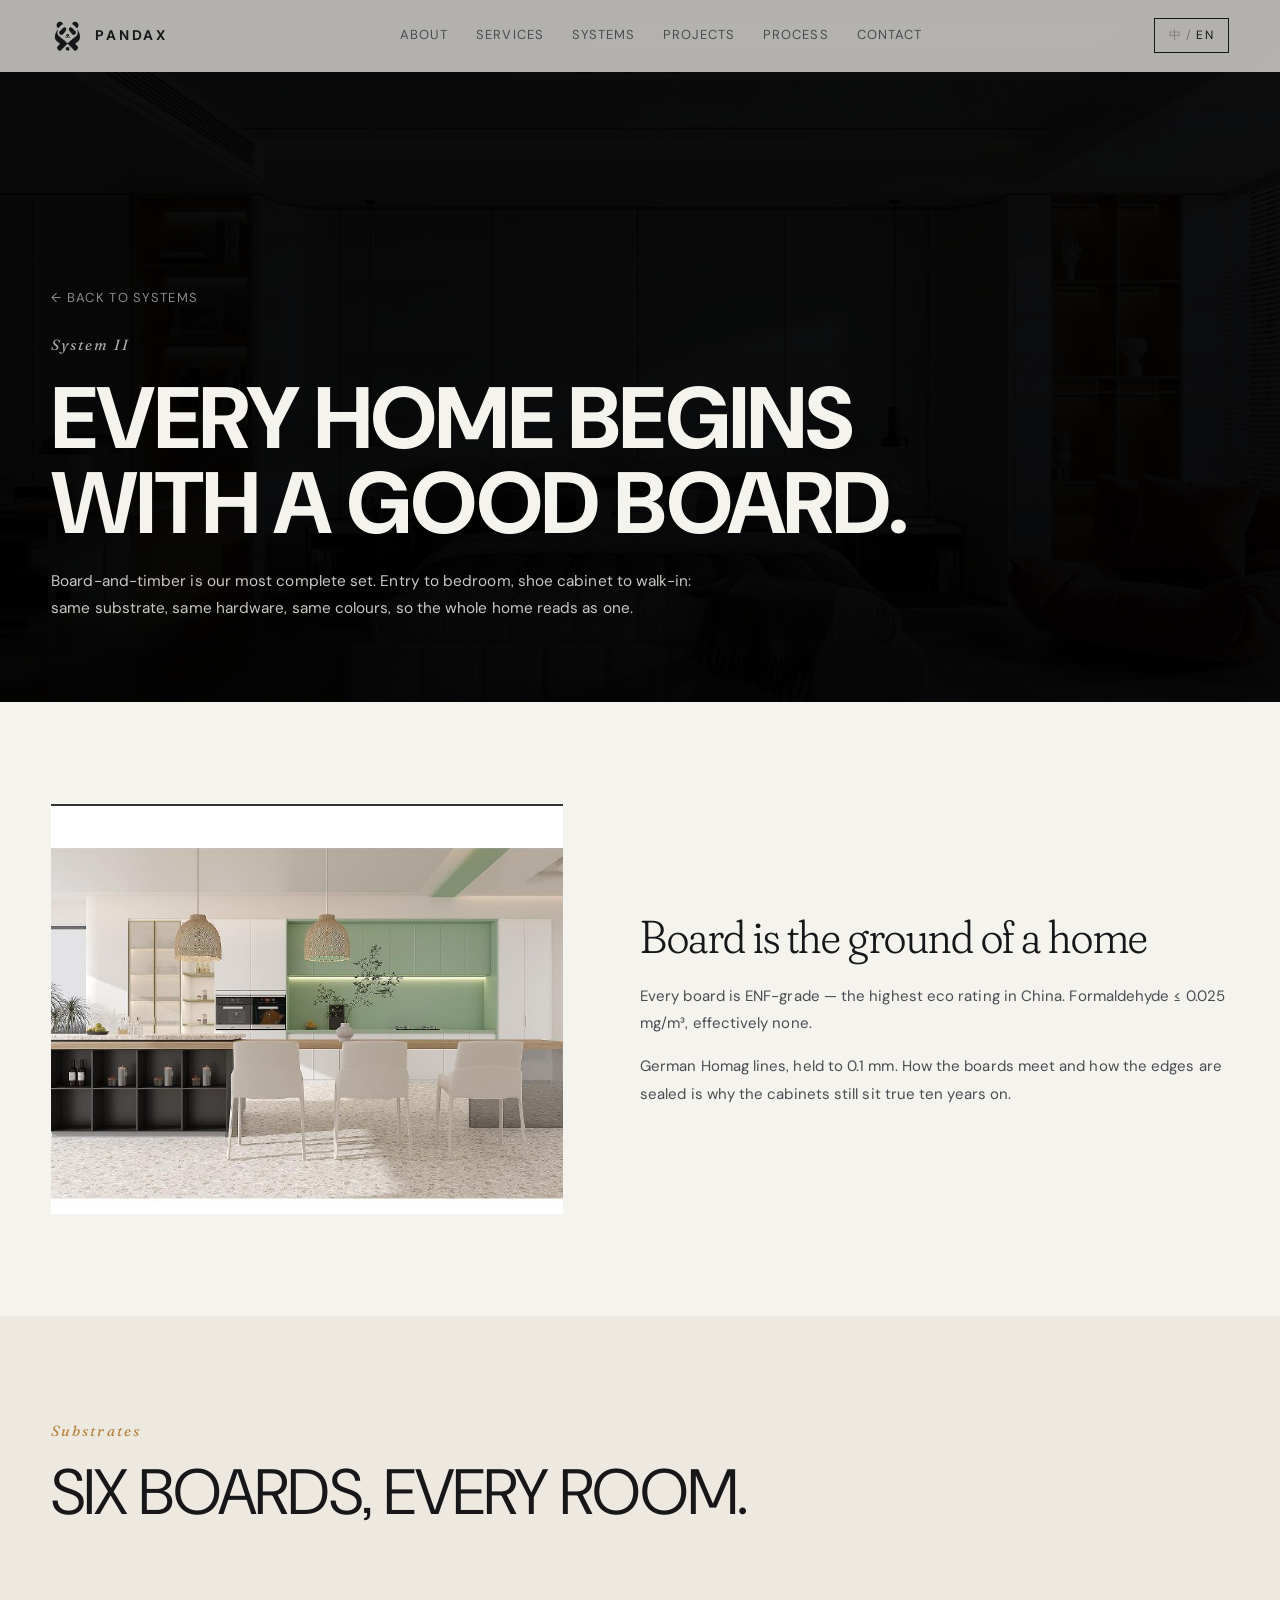
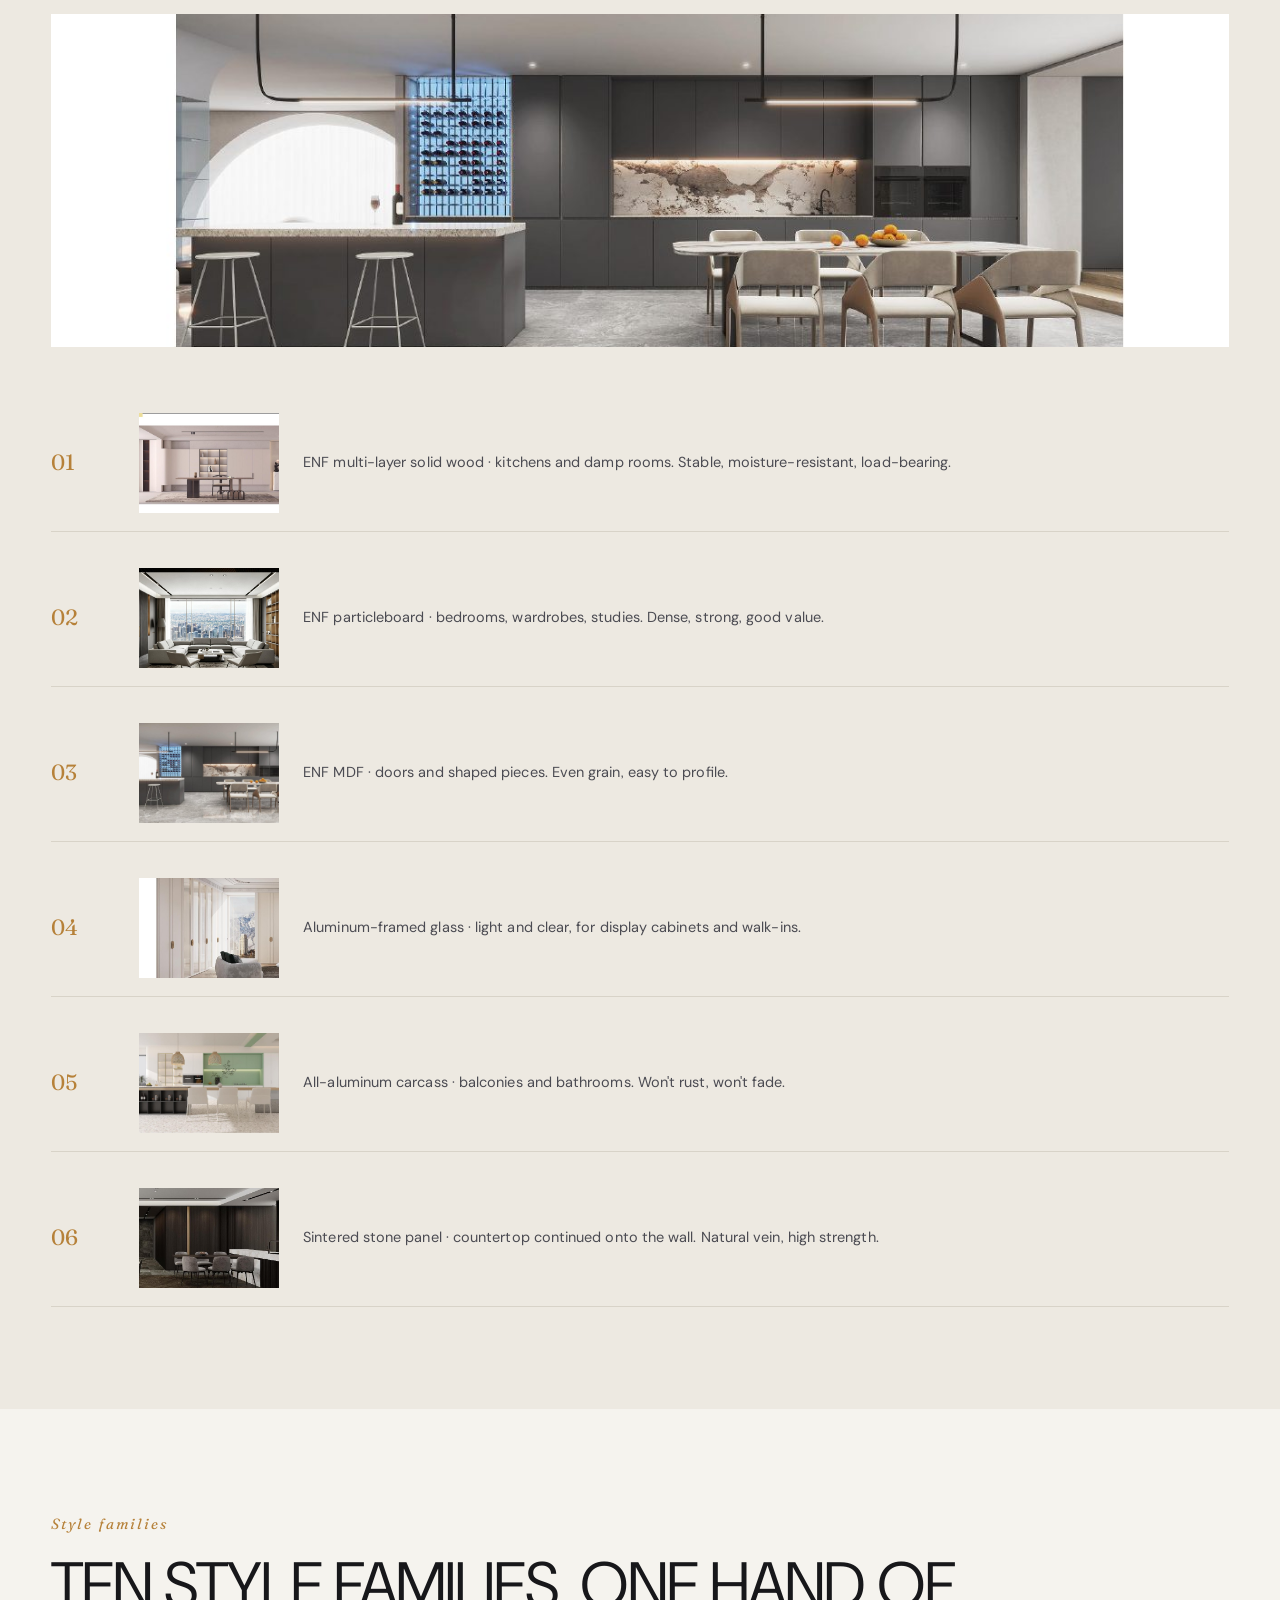
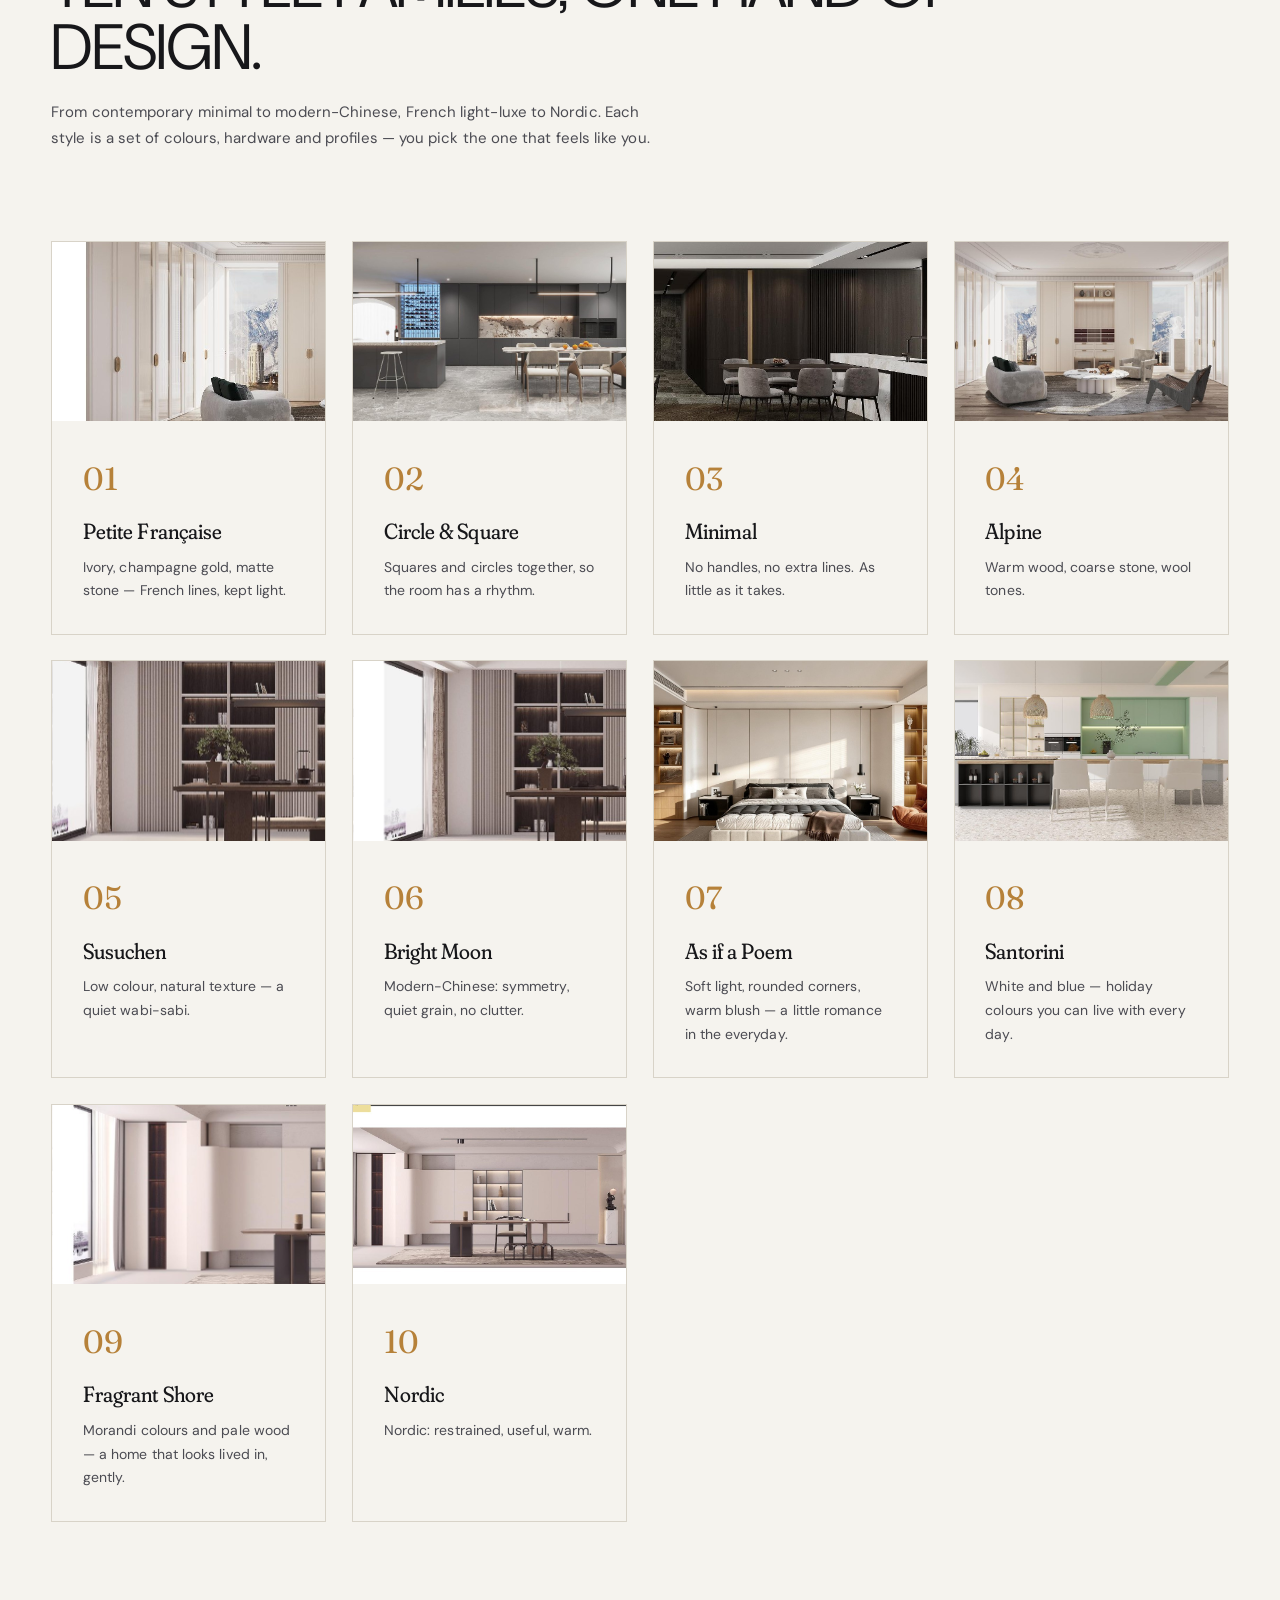
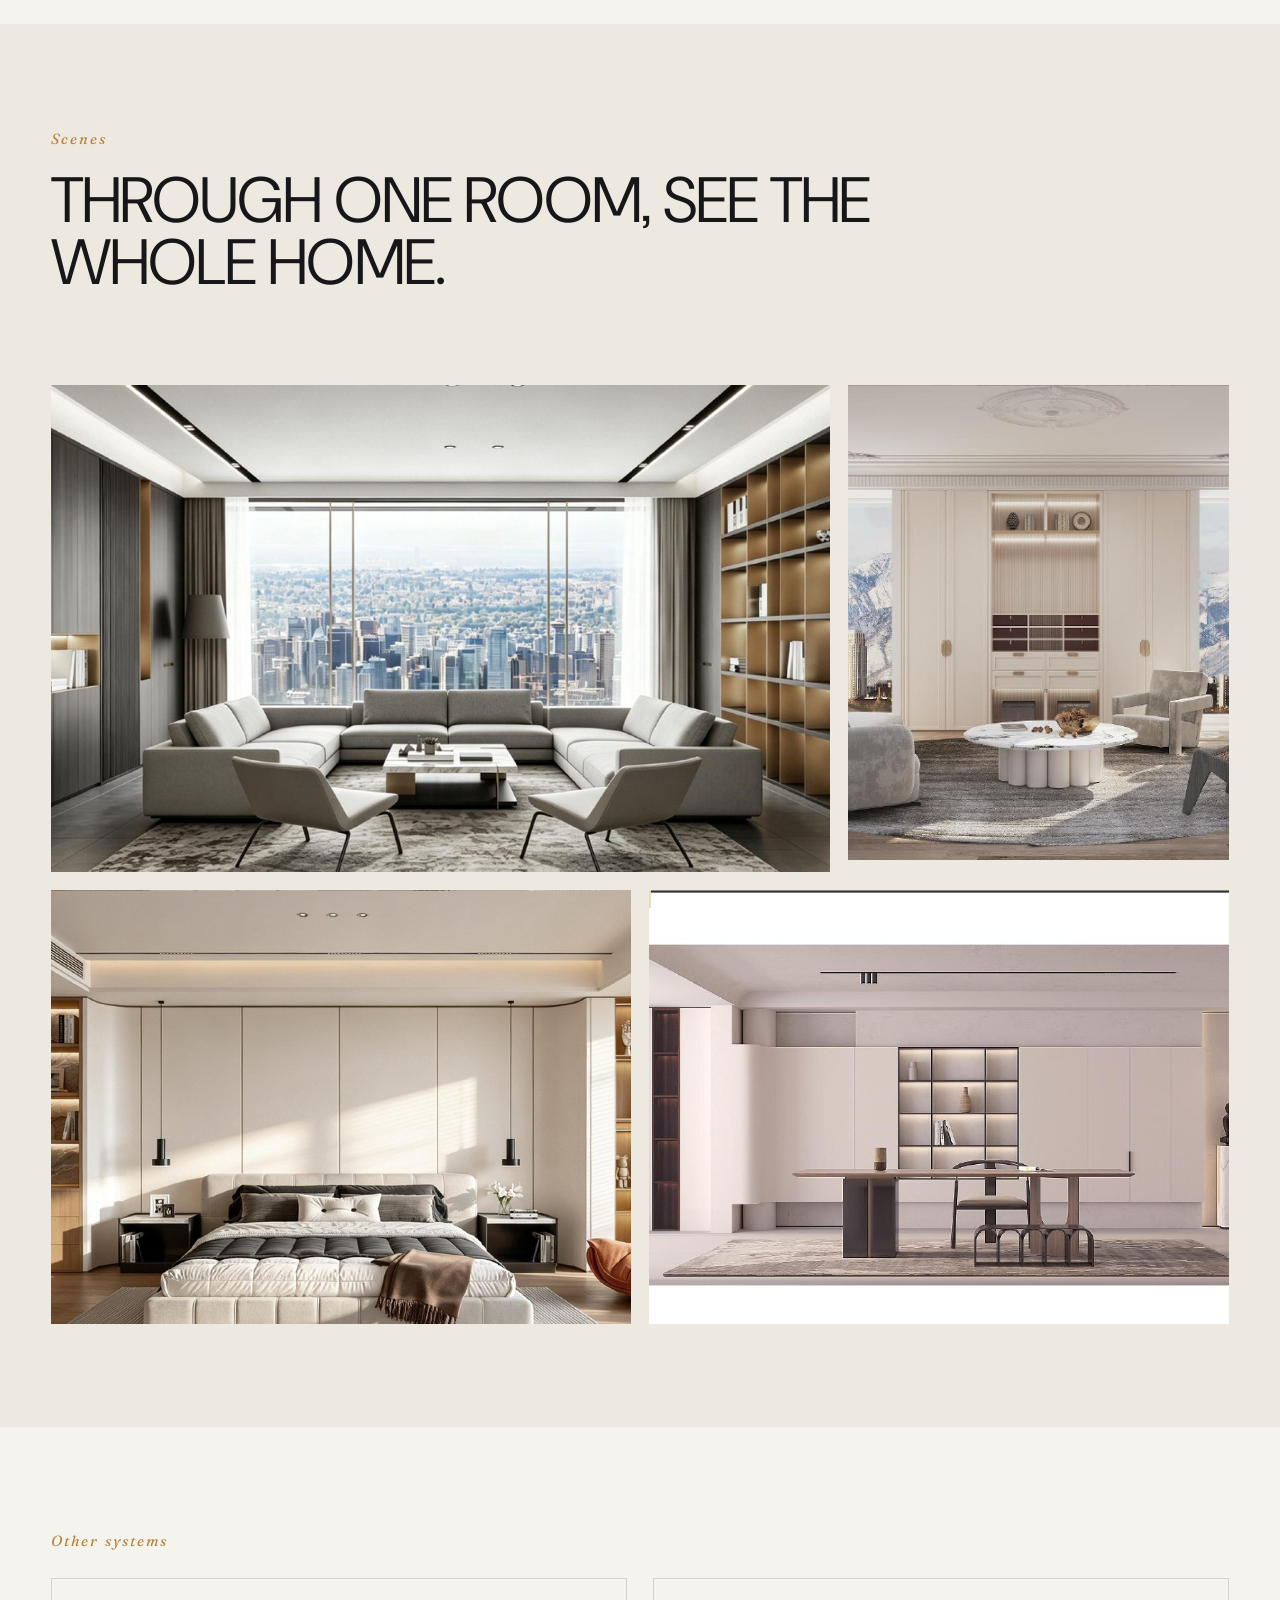
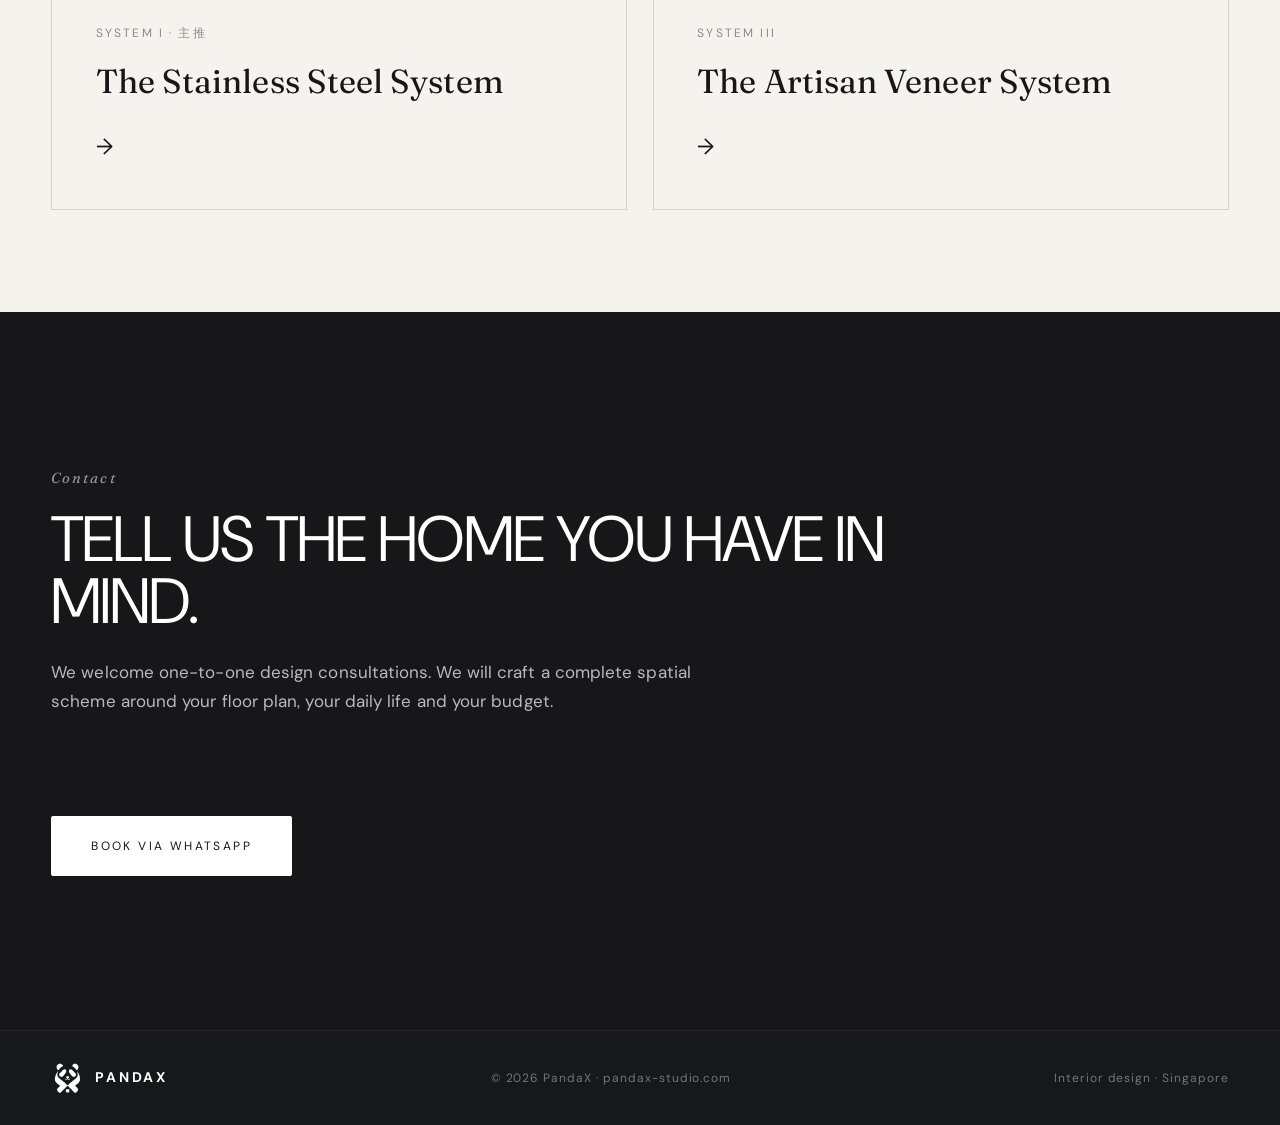
<file: systems/timber.html>
<!DOCTYPE html>
<html lang="zh-CN">
<head>
  <meta charset="UTF-8" />
  <meta name="viewport" content="width=device-width, initial-scale=1.0" />
  <meta name="description"
    data-zh="板木体系 · PandaX 的高端板木全屋定制体系。ENF 级环保基材、德国豪迈生产线、十大风格系列。"
    data-en="The Timber & Board System · PandaX's high-end board and timber whole-home custom system. ENF-grade eco substrate, German Homag production lines, ten style families." />
  <title data-zh="板木体系 · PandaX Design" data-en="Timber &amp; Board · PandaX Design">板木体系 · PandaX</title>
  <link rel="preconnect" href="https://fonts.googleapis.com">
  <link rel="preconnect" href="https://fonts.gstatic.com" crossorigin>
  <link href="https://fonts.googleapis.com/css2?family=DM+Sans:opsz,wght@9..40,300;9..40,400;9..40,500;9..40,700;9..40,800&family=Fraunces:ital,opsz,wght@0,9..144,300;0,9..144,400;0,9..144,500;1,9..144,400&family=Noto+Sans+SC:wght@400;700;900&family=Noto+Serif+SC:wght@300;400;500&display=swap" rel="stylesheet">
  <link rel="icon" href="/assets/brand/mark.svg" type="image/svg+xml" />
  <link rel="apple-touch-icon" href="/assets/brand/apple-touch.png" />
  <link rel="stylesheet" href="/styles.css?v=26" />
  <style>.lp-hero { --lp-hero-img: url("/assets/systems/timber/hero.jpg?v=4"); }</style>
</head>
<body>
  <header class="nav">
    <div class="nav__inner">
      <a href="/" class="nav__brand">
        <span class="nav__mark" aria-hidden="true"></span>
        <span class="nav__name">PandaX</span>
      </a>
      <nav class="nav__links">
        <a href="/#studio" data-zh="关于" data-en="About">关于</a>
        <a href="/#services" data-zh="服务" data-en="Services">服务</a>
        <a href="/#systems" data-zh="产品体系" data-en="Systems">产品体系</a>
        <a href="/#projects" data-zh="作品" data-en="Projects">作品</a>
        <a href="/#process" data-zh="流程" data-en="Process">流程</a>
        <a href="/#contact" data-zh="联系" data-en="Contact">联系</a>
      </nav>
      <button class="lang" id="langToggle" aria-label="Language">
        <span class="lang__zh">中</span><span class="lang__sep">/</span><span class="lang__en">EN</span>
      </button>
    </div>
  </header>

  <section class="lp-hero">
    <div class="lp-hero__inner">
      <a href="/#systems" class="lp-back" data-zh="← 返回产品体系" data-en="← Back to Systems">← 返回产品体系</a>
      <p class="eyebrow" data-zh="体系二 · System II" data-en="System II">体系二 · System II</p>
      <h1 data-zh="一间家的骨架，从一块好板开始。" data-en="Every home begins with a good board.">一间家的骨架，从一块好板开始。</h1>
      <p class="lp-hero__lede"
        data-zh="板木是我们最基础、也最完整的一套。从玄关到卧室，从鞋柜到衣帽间，基材、五金、颜色统一，整屋看起来才顺。"
        data-en="Board-and-timber is our most complete set. Entry to bedroom, shoe cabinet to walk-in: same substrate, same hardware, same colours, so the whole home reads as one.">
      </p>
    </div>
  </section>

  <section class="lp-section">
    <div class="lp-intro">
      <div class="lp-intro__media" style="background-image:url('/assets/systems/timber/kitchen-mint.jpg')"></div>
      <div>
        <h2 data-zh="板，是家的底色" data-en="Board is the ground of a home">板，是家的底色</h2>
        <p data-zh="我们用的板都是 ENF 级——国内板材环保最高一档，甲醛释放 ≤ 0.025 mg/m³，接近零甲醛。"
           data-en="Every board is ENF-grade — the highest eco rating in China. Formaldehyde ≤ 0.025 mg/m³, effectively none.">
        </p>
        <p data-zh="德国豪迈柔性生产线，加工精度能到 0.1 毫米。板和板怎么咬、封边怎么收，决定这套柜子能不能稳十年。"
           data-en="German Homag lines, held to 0.1 mm. How the boards meet and how the edges are sealed is why the cabinets still sit true ten years on.">
        </p>
      </div>
    </div>
  </section>

  <section class="lp-section lp-section--soft">
    <div class="lp-container">
      <div class="section__head">
        <p class="eyebrow" data-zh="基材体系" data-en="Substrates">基材体系</p>
        <h2 class="h2" data-zh="六种基材，全屋都能用。" data-en="Six boards, every room.">六种基材，全屋都能用。</h2>
      </div>
      <div class="lp-figure" style="background-image:url('/assets/systems/timber/dining-dark.jpg')"></div>
      <ul class="lp-list">
        <li>
          <span class="lp-list__label">01</span>
          <div class="lp-list__thumb" style="background-image:url('/assets/systems/timber/dining.jpg')"></div>
          <span class="lp-list__text" data-zh="ENF 多层实木 · 厨房和潮湿区，稳、防潮、能承重。" data-en="ENF multi-layer solid wood · kitchens and damp rooms. Stable, moisture-resistant, load-bearing.">ENF 多层实木 · 厨房和潮湿区，稳、防潮、能承重。</span>
        </li>
        <li>
          <span class="lp-list__label">02</span>
          <div class="lp-list__thumb" style="background-image:url('/assets/systems/timber/bedroom.jpg?v=2')"></div>
          <span class="lp-list__text" data-zh="ENF 颗粒板 · 卧室、衣柜、书房最常用，密度高、承重大、划算。" data-en="ENF particleboard · bedrooms, wardrobes, studies. Dense, strong, good value.">ENF 颗粒板 · 卧室、衣柜、书房最常用，密度高、承重大、划算。</span>
        </li>
        <li>
          <span class="lp-list__label">03</span>
          <div class="lp-list__thumb" style="background-image:url('/assets/systems/timber/style-02.jpg')"></div>
          <span class="lp-list__text" data-zh="ENF 密度板 · 门板和造型件，纹理匀，适合做异形。" data-en="ENF MDF · doors and shaped pieces. Even grain, easy to profile.">ENF 密度板 · 门板和造型件，纹理匀，适合做异形。</span>
        </li>
        <li>
          <span class="lp-list__label">04</span>
          <div class="lp-list__thumb" style="background-image:url('/assets/systems/timber/style-01.jpg')"></div>
          <span class="lp-list__text" data-zh="铝框玻璃门 · 轻、透，适合展示柜和衣帽间。" data-en="Aluminum-framed glass · light and clear, for display cabinets and walk-ins.">铝框玻璃门 · 轻、透，适合展示柜和衣帽间。</span>
        </li>
        <li>
          <span class="lp-list__label">05</span>
          <div class="lp-list__thumb" style="background-image:url('/assets/systems/timber/style-08.jpg')"></div>
          <span class="lp-list__text" data-zh="全铝柜体 · 阳台、卫生间这种特别潮的地方，不怕锈、不怕晒。" data-en="All-aluminum carcass · balconies and bathrooms. Won't rust, won't fade.">全铝柜体 · 阳台、卫生间这种特别潮的地方，不怕锈、不怕晒。</span>
        </li>
        <li>
          <span class="lp-list__label">06</span>
          <div class="lp-list__thumb" style="background-image:url('/assets/systems/timber/style-03.jpg')"></div>
          <span class="lp-list__text" data-zh="岩板复合门板 · 台面可以做到墙上，纹理自然，强度高。" data-en="Sintered stone panel · countertop continued onto the wall. Natural vein, high strength.">岩板复合门板 · 台面可以做到墙上，纹理自然，强度高。</span>
        </li>
      </ul>
    </div>
  </section>

  <section class="lp-section">
    <div class="lp-container">
      <div class="section__head">
        <p class="eyebrow" data-zh="风格系列" data-en="Style families">风格系列</p>
        <h2 class="h2" data-zh="十种风格，同一种把控。" data-en="Ten style families, one hand of design.">十种风格，同一种把控。</h2>
        <p class="section__sub"
          data-zh="从当代极简到新中式，从法式轻奢到北欧。风格拆成色板、五金和造型，你可以在成熟的一套里找到自己喜欢的。"
          data-en="From contemporary minimal to modern-Chinese, French light-luxe to Nordic. Each style is a set of colours, hardware and profiles — you pick the one that feels like you.">
        </p>
      </div>
      <div class="lp-grid">
        <article class="lp-card"><div class="lp-card__thumb" style="background-image:url('/assets/systems/timber/style-01.jpg')"></div><div class="lp-card__body"><span class="lp-card__num">01</span><h3 class="lp-card__title" data-zh="小法轻奢" data-en="Petite Française">小法轻奢</h3><p class="lp-card__desc" data-zh="米色、香槟金、哑光石，法式线条做轻一点。" data-en="Ivory, champagne gold, matte stone — French lines, kept light.">米色、香槟金、哑光石，法式线条做轻一点。</p></div></article>
        <article class="lp-card"><div class="lp-card__thumb" style="background-image:url('/assets/systems/timber/style-02.jpg')"></div><div class="lp-card__body"><span class="lp-card__num">02</span><h3 class="lp-card__title" data-zh="方圆之间" data-en="Circle &amp; Square">方圆之间</h3><p class="lp-card__desc" data-zh="方和圆一起用，空间更有节奏。" data-en="Squares and circles together, so the room has a rhythm.">方和圆一起用，空间更有节奏。</p></div></article>
        <article class="lp-card"><div class="lp-card__thumb" style="background-image:url('/assets/systems/timber/style-03.jpg')"></div><div class="lp-card__body"><span class="lp-card__num">03</span><h3 class="lp-card__title" data-zh="极简" data-en="Minimal">极简</h3><p class="lp-card__desc" data-zh="没有把手、没有多余线条。能少就少。" data-en="No handles, no extra lines. As little as it takes.">没有把手、没有多余线条。能少就少。</p></div></article>
        <article class="lp-card"><div class="lp-card__thumb" style="background-image:url('/assets/systems/timber/style-04.jpg')"></div><div class="lp-card__body"><span class="lp-card__num">04</span><h3 class="lp-card__title" data-zh="阿尔卑斯" data-en="Alpine">阿尔卑斯</h3><p class="lp-card__desc" data-zh="暖木色、粗一点的石头、羊毛的颜色。" data-en="Warm wood, coarse stone, wool tones.">暖木色、粗一点的石头、羊毛的颜色。</p></div></article>
        <article class="lp-card"><div class="lp-card__thumb" style="background-image:url('/assets/systems/timber/style-05.jpg')"></div><div class="lp-card__body"><span class="lp-card__num">05</span><h3 class="lp-card__title" data-zh="素尘" data-en="Susuchen">素尘</h3><p class="lp-card__desc" data-zh="颜色淡、肌理留着，有一点侘寂。" data-en="Low colour, natural texture — a quiet wabi-sabi.">颜色淡、肌理留着，有一点侘寂。</p></div></article>
        <article class="lp-card"><div class="lp-card__thumb" style="background-image:url('/assets/systems/timber/style-06.jpg')"></div><div class="lp-card__body"><span class="lp-card__num">06</span><h3 class="lp-card__title" data-zh="清风明月" data-en="Bright Moon">清风明月</h3><p class="lp-card__desc" data-zh="新中式：对称、素木纹，不堆装饰。" data-en="Modern-Chinese: symmetry, quiet grain, no clutter.">新中式：对称、素木纹，不堆装饰。</p></div></article>
        <article class="lp-card"><div class="lp-card__thumb" style="background-image:url('/assets/systems/timber/style-07.jpg')"></div><div class="lp-card__body"><span class="lp-card__num">07</span><h3 class="lp-card__title" data-zh="如诗如梦" data-en="As if a Poem">如诗如梦</h3><p class="lp-card__desc" data-zh="柔光、圆角、暖粉色，日常里带一点浪漫。" data-en="Soft light, rounded corners, warm blush — a little romance in the everyday.">柔光、圆角、暖粉色，日常里带一点浪漫。</p></div></article>
        <article class="lp-card"><div class="lp-card__thumb" style="background-image:url('/assets/systems/timber/style-08.jpg')"></div><div class="lp-card__body"><span class="lp-card__num">08</span><h3 class="lp-card__title" data-zh="圣托里尼" data-en="Santorini">圣托里尼</h3><p class="lp-card__desc" data-zh="白和蓝，像度假，但能天天住。" data-en="White and blue — holiday colours you can live with every day.">白和蓝，像度假，但能天天住。</p></div></article>
        <article class="lp-card"><div class="lp-card__thumb" style="background-image:url('/assets/systems/timber/style-09.jpg')"></div><div class="lp-card__body"><span class="lp-card__num">09</span><h3 class="lp-card__title" data-zh="岸芷汀兰" data-en="Fragrant Shore">岸芷汀兰</h3><p class="lp-card__desc" data-zh="莫兰迪色加浅木，房子会显得被好好住过。" data-en="Morandi colours and pale wood — a home that looks lived in, gently.">莫兰迪色加浅木，房子会显得被好好住过。</p></div></article>
        <article class="lp-card"><div class="lp-card__thumb" style="background-image:url('/assets/systems/timber/style-10.jpg')"></div><div class="lp-card__body"><span class="lp-card__num">10</span><h3 class="lp-card__title" data-zh="纳维亚" data-en="Nordic">纳维亚</h3><p class="lp-card__desc" data-zh="北欧那套：克制、好用、暖和。" data-en="Nordic: restrained, useful, warm.">北欧那套：克制、好用、暖和。</p></div></article>
      </div>
    </div>
  </section>

  <section class="lp-section lp-section--soft">
    <div class="lp-container">
      <div class="section__head">
        <p class="eyebrow" data-zh="场景速览" data-en="Scenes">场景速览</p>
        <h2 class="h2" data-zh="从一个房间，看见一整间家。" data-en="Through one room, see the whole home.">从一个房间，看见一整间家。</h2>
      </div>
      <div class="lp-gallery">
        <div class="lp-gallery__item lp-gallery__item--big"  style="background-image:url('/assets/systems/timber/living.jpg?v=1')"></div>
        <div class="lp-gallery__item lp-gallery__item--tall" style="background-image:url('/assets/systems/timber/style-04.jpg')"></div>
        <div class="lp-gallery__item lp-gallery__item--half" style="background-image:url('/assets/systems/timber/style-07.jpg')"></div>
        <div class="lp-gallery__item lp-gallery__item--half" style="background-image:url('/assets/systems/timber/style-10.jpg')"></div>
      </div>
    </div>
  </section>

  <section class="lp-section">
    <div class="lp-container">
      <p class="eyebrow" data-zh="其他体系" data-en="Other systems">其他体系</p>
      <div class="lp-related" style="margin-top: 24px;">
        <a href="/systems/steel">
          <p class="lp-related__eyebrow">System I · 主推</p>
          <p class="lp-related__title" data-zh="不锈钢体系" data-en="The Stainless Steel System">不锈钢体系</p>
          <span class="lp-related__arrow">→</span>
        </a>
        <a href="/systems/veneer">
          <p class="lp-related__eyebrow">System III</p>
          <p class="lp-related__title" data-zh="艺术木皮体系" data-en="The Artisan Veneer System">艺术木皮体系</p>
          <span class="lp-related__arrow">→</span>
        </a>
      </div>
    </div>
  </section>

  <section id="contact" class="section section--contact">
    <div class="contact">
      <p class="eyebrow" data-zh="联系" data-en="Contact">联系</p>
      <h2 class="h2" data-zh="来聊聊你想住的样子。" data-en="Tell us the home you have in mind.">来聊聊你想住的样子。</h2>
      <p class="contact__lede"
        data-zh="欢迎预约一对一设计咨询。把户型、日常习惯和预算给我们，我们出一套完整方案。"
        data-en="We welcome one-to-one design consultations. We will craft a complete spatial scheme around your floor plan, your daily life and your budget.">
      </p>
      <a href="https://wa.me/6587988123?text=Hi%20PandaX%20Studio%2C%20I%27d%20like%20to%20book%20a%20design%20consultation." target="_blank" rel="noopener" class="btn btn--dark btn--large"
         data-zh="用 WhatsApp 预约" data-en="Book via WhatsApp">用 WhatsApp 预约</a>
    </div>
  </section>

  <footer class="foot">
    <div class="foot__inner">
      <div class="foot__brand">
        <span class="nav__mark" aria-hidden="true"></span>
        <span class="nav__name">PandaX</span>
      </div>
      <p class="foot__meta">© <span id="year"></span> PandaX · pandax-studio.com</p>
      <p class="foot__meta" data-zh="空间设计 · 新加坡" data-en="Interior design · Singapore">空间设计 · 新加坡</p>
    </div>
  </footer>

  <script src="/script.js"></script>
</body>
</html>
</file>
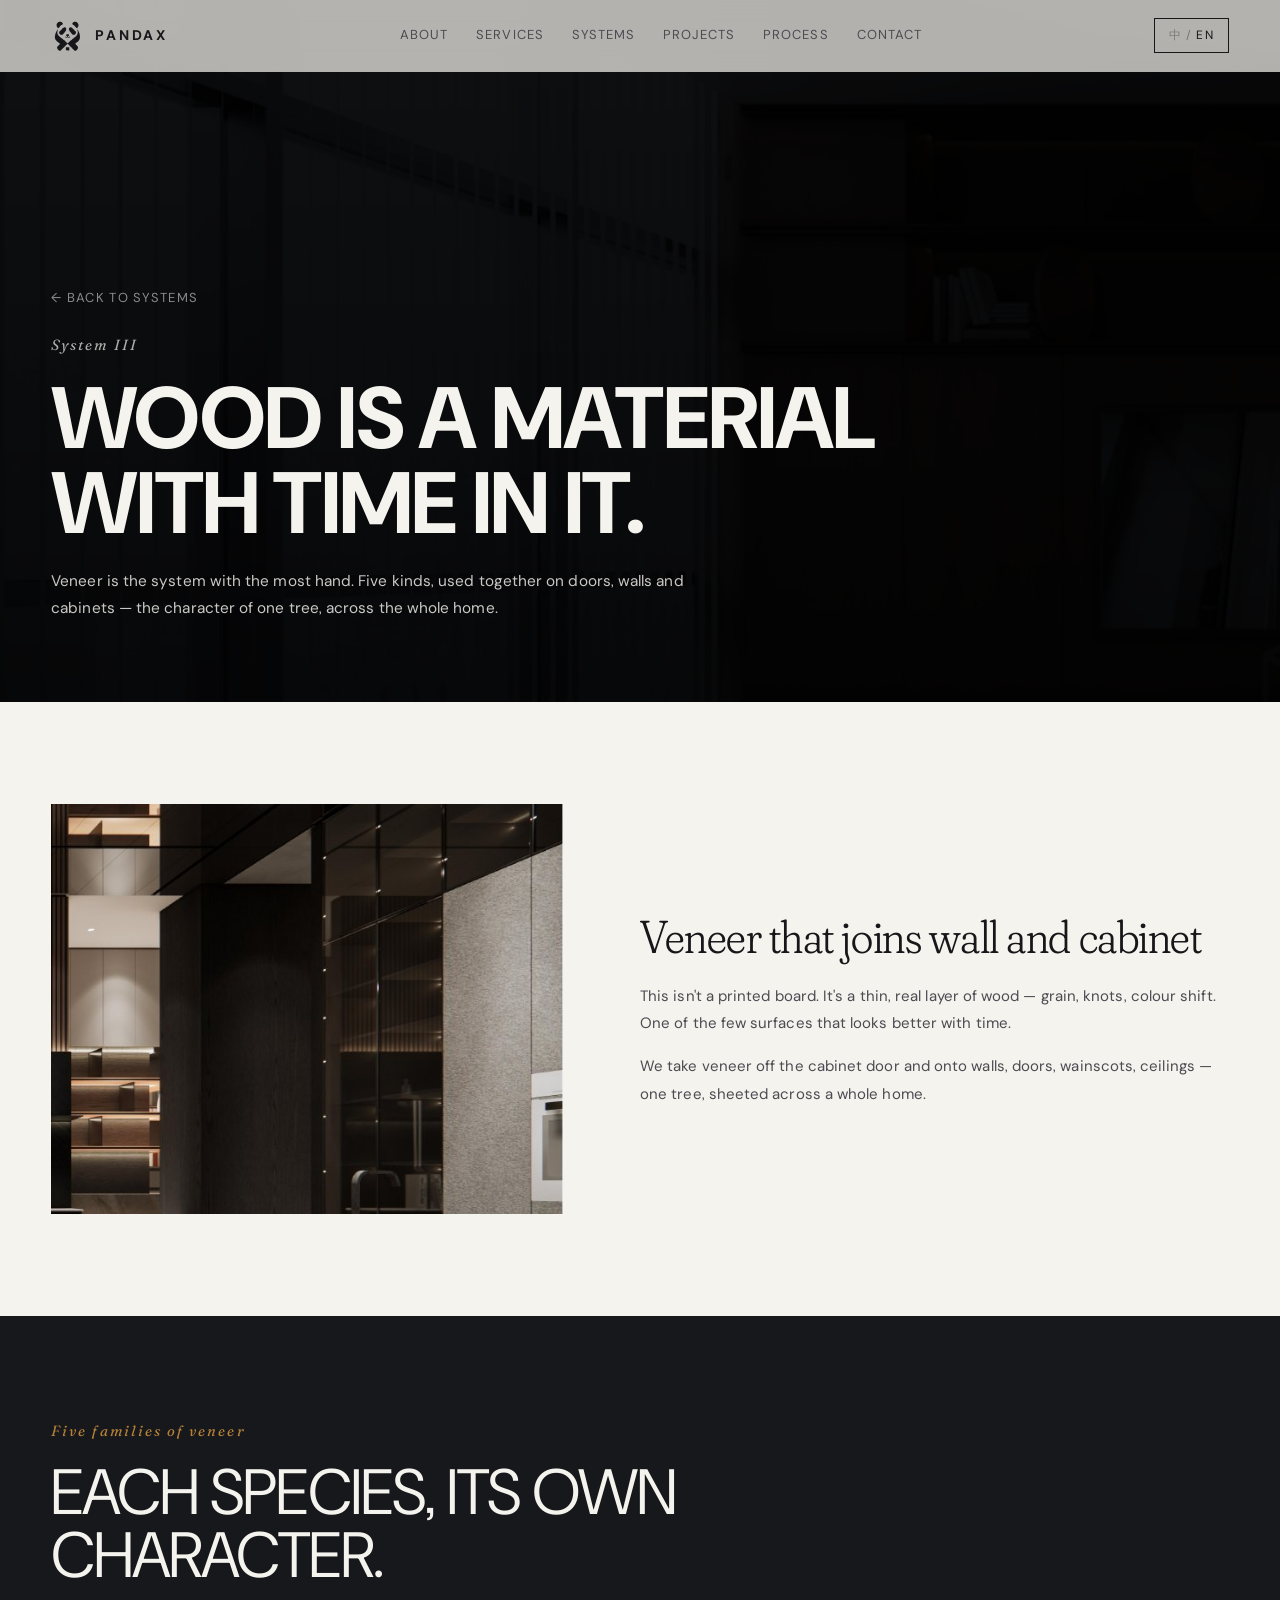
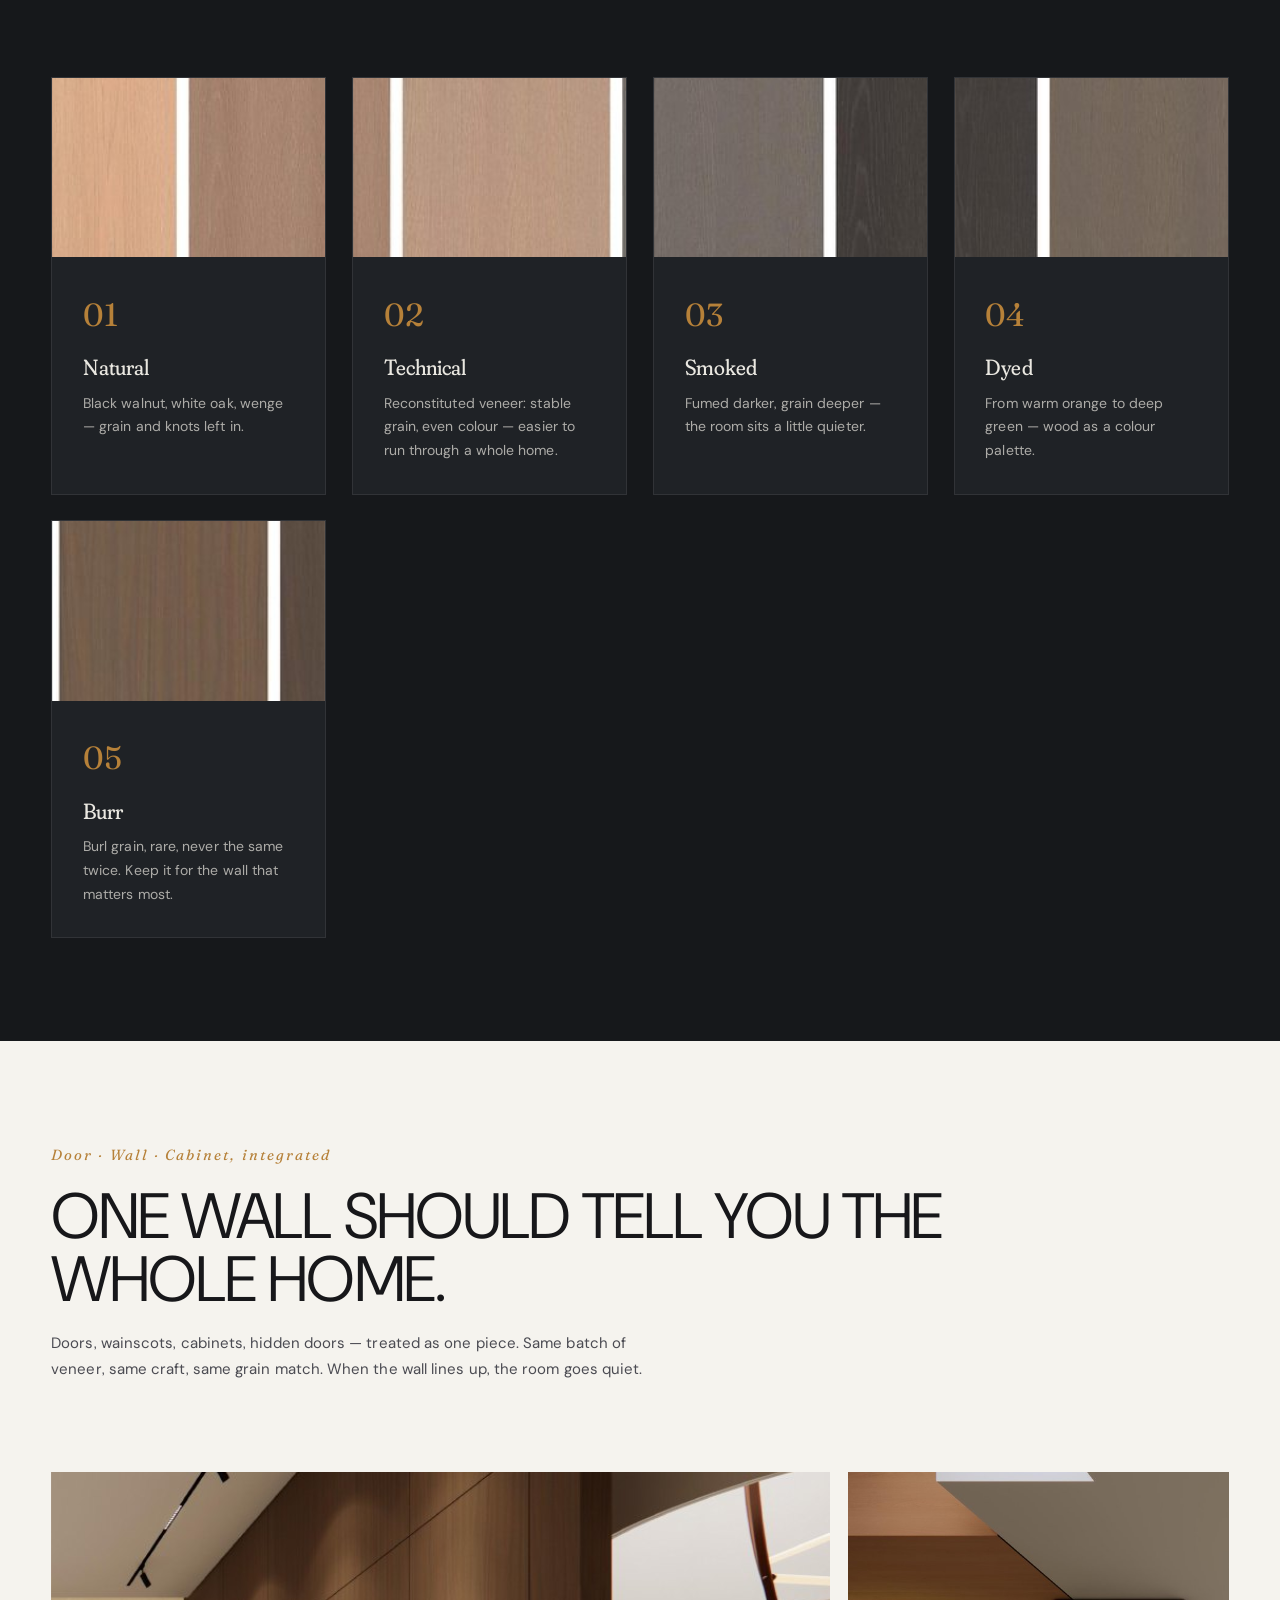
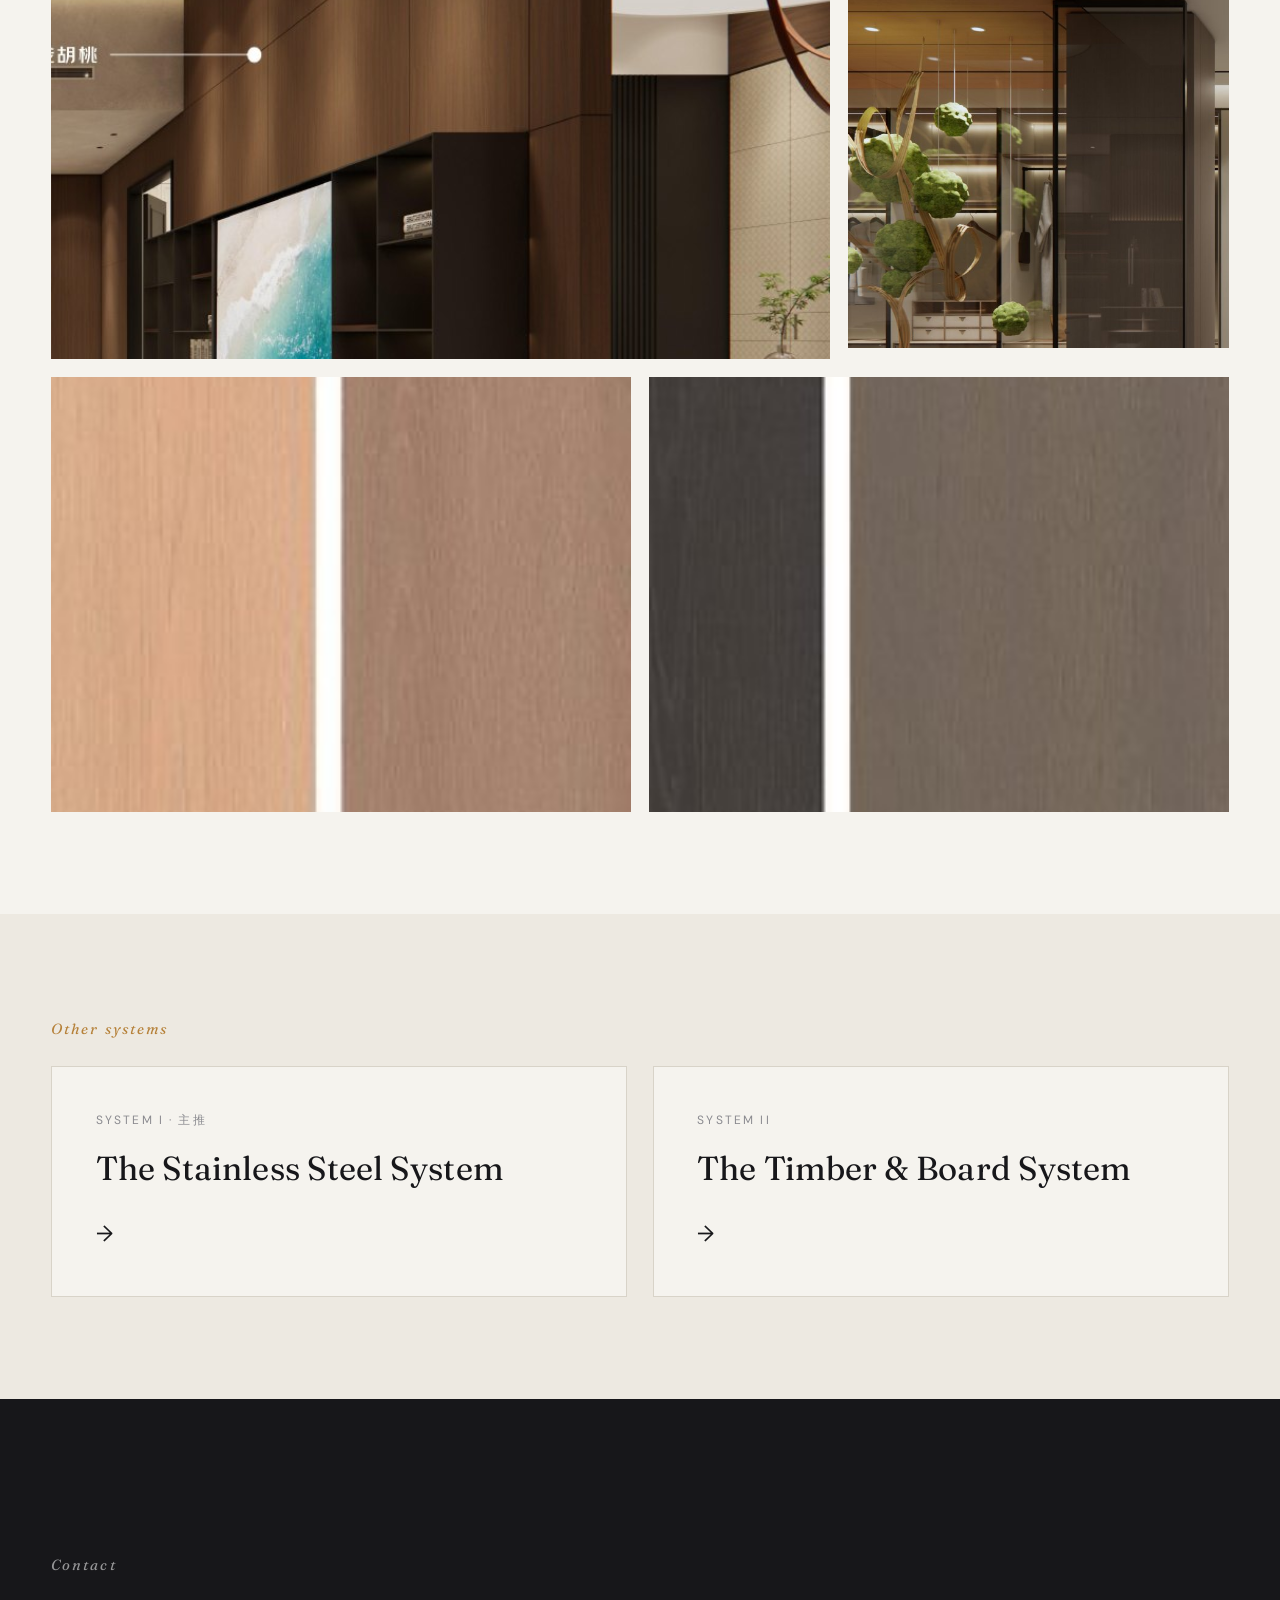
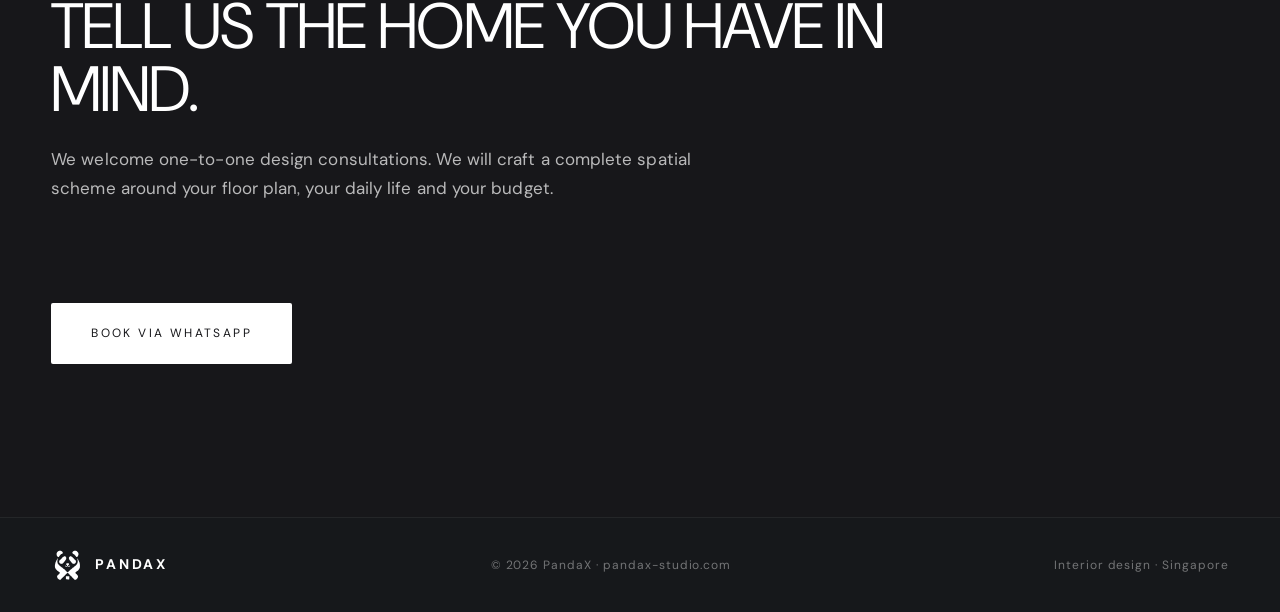
<file: systems/veneer.html>
<!DOCTYPE html>
<html lang="zh-CN">
<head>
  <meta charset="UTF-8" />
  <meta name="viewport" content="width=device-width, initial-scale=1.0" />
  <meta name="description"
    data-zh="艺术木皮体系 · PandaX 的高定木皮体系。五类木皮 · 门墙柜一体化。"
    data-en="The Artisan Veneer System · PandaX's bespoke wood-veneer system. Five veneer types · integrated across doors, walls and cabinetry." />
  <title data-zh="艺术木皮体系 · PandaX Design" data-en="Artisan Veneer · PandaX Design">艺术木皮体系 · PandaX</title>
  <link rel="preconnect" href="https://fonts.googleapis.com">
  <link rel="preconnect" href="https://fonts.gstatic.com" crossorigin>
  <link href="https://fonts.googleapis.com/css2?family=DM+Sans:opsz,wght@9..40,300;9..40,400;9..40,500;9..40,700;9..40,800&family=Fraunces:ital,opsz,wght@0,9..144,300;0,9..144,400;0,9..144,500;1,9..144,400&family=Noto+Sans+SC:wght@400;700;900&family=Noto+Serif+SC:wght@300;400;500&display=swap" rel="stylesheet">
  <link rel="icon" href="/assets/brand/mark.svg" type="image/svg+xml" />
  <link rel="apple-touch-icon" href="/assets/brand/apple-touch.png" />
  <link rel="stylesheet" href="/styles.css?v=26" />
  <style>.lp-hero { --lp-hero-img: url("/assets/systems/veneer/hero.jpg?v=4"); }</style>
</head>
<body>
  <header class="nav">
    <div class="nav__inner">
      <a href="/" class="nav__brand">
        <span class="nav__mark" aria-hidden="true"></span>
        <span class="nav__name">PandaX</span>
      </a>
      <nav class="nav__links">
        <a href="/#studio" data-zh="关于" data-en="About">关于</a>
        <a href="/#services" data-zh="服务" data-en="Services">服务</a>
        <a href="/#systems" data-zh="产品体系" data-en="Systems">产品体系</a>
        <a href="/#projects" data-zh="作品" data-en="Projects">作品</a>
        <a href="/#process" data-zh="流程" data-en="Process">流程</a>
        <a href="/#contact" data-zh="联系" data-en="Contact">联系</a>
      </nav>
      <button class="lang" id="langToggle" aria-label="Language">
        <span class="lang__zh">中</span><span class="lang__sep">/</span><span class="lang__en">EN</span>
      </button>
    </div>
  </header>

  <section class="lp-hero">
    <div class="lp-hero__inner">
      <a href="/#systems" class="lp-back" data-zh="← 返回产品体系" data-en="← Back to Systems">← 返回产品体系</a>
      <p class="eyebrow" data-zh="体系三 · System III" data-en="System III">体系三 · System III</p>
      <h1 data-zh="木头是带时间的材料。" data-en="Wood is a material with time in it.">木头是带时间的材料。</h1>
      <p class="lp-hero__lede"
        data-zh="艺术木皮是我们最有手感的一套。五种木皮，门、墙、柜一起做——把一棵树的性格铺进家里的每一面。"
        data-en="Veneer is the system with the most hand. Five kinds, used together on doors, walls and cabinets — the character of one tree, across the whole home.">
      </p>
    </div>
  </section>

  <section class="lp-section">
    <div class="lp-intro">
      <div class="lp-intro__media" style="background-image:url('/assets/systems/veneer/kitchen.jpg?v=2')"></div>
      <div>
        <h2 data-zh="用木皮把墙和柜连起来" data-en="Veneer that joins wall and cabinet">用木皮把墙和柜连起来</h2>
        <p data-zh="木皮不是板上印花，是一层薄而真的木头——纹理、结疤、色差都在。它是少数越用越好看的表面。"
           data-en="This isn't a printed board. It's a thin, real layer of wood — grain, knots, colour shift. One of the few surfaces that looks better with time.">
        </p>
        <p data-zh="我们把木皮从柜门做到墙面、门板、护墙、天花——同一棵树的皮，铺一整间家。"
           data-en="We take veneer off the cabinet door and onto walls, doors, wainscots, ceilings — one tree, sheeted across a whole home.">
        </p>
      </div>
    </div>
  </section>

  <section class="lp-section lp-section--dark">
    <div class="lp-container">
      <div class="section__head">
        <p class="eyebrow" data-zh="五大木皮工艺" data-en="Five families of veneer">五大木皮工艺</p>
        <h2 class="h2" data-zh="每一种木，都有它的性格。" data-en="Each species, its own character.">每一种木，都有它的性格。</h2>
      </div>
      <div class="lp-grid">
        <article class="lp-card"><div class="lp-card__thumb" style="background-image:url('/assets/systems/veneer/type-01.jpg?v=2')"></div><div class="lp-card__body"><span class="lp-card__num">01</span><h3 class="lp-card__title" data-zh="天然木皮" data-en="Natural">天然木皮</h3><p class="lp-card__desc" data-zh="黑胡桃、白橡、乌金木，纹理和结疤都留着。" data-en="Black walnut, white oak, wenge — grain and knots left in.">黑胡桃、白橡、乌金木，纹理和结疤都留着。</p></div></article>
        <article class="lp-card"><div class="lp-card__thumb" style="background-image:url('/assets/systems/veneer/type-02.jpg?v=2')"></div><div class="lp-card__body"><span class="lp-card__num">02</span><h3 class="lp-card__title" data-zh="科技木皮" data-en="Technical">科技木皮</h3><p class="lp-card__desc" data-zh="重组过的木皮，纹理稳、颜色可控，整屋容易做齐。" data-en="Reconstituted veneer: stable grain, even colour — easier to run through a whole home.">重组过的木皮，纹理稳、颜色可控，整屋容易做齐。</p></div></article>
        <article class="lp-card"><div class="lp-card__thumb" style="background-image:url('/assets/systems/veneer/type-03.jpg?v=2')"></div><div class="lp-card__body"><span class="lp-card__num">03</span><h3 class="lp-card__title" data-zh="烟熏木皮" data-en="Smoked">烟熏木皮</h3><p class="lp-card__desc" data-zh="烟熏加深颜色和纹理，空间会更沉一点。" data-en="Fumed darker, grain deeper — the room sits a little quieter.">烟熏加深颜色和纹理，空间会更沉一点。</p></div></article>
        <article class="lp-card"><div class="lp-card__thumb" style="background-image:url('/assets/systems/veneer/type-04.jpg?v=2')"></div><div class="lp-card__body"><span class="lp-card__num">04</span><h3 class="lp-card__title" data-zh="染色木皮" data-en="Dyed">染色木皮</h3><p class="lp-card__desc" data-zh="从暖橙到墨绿，木头也能当色板用。" data-en="From warm orange to deep green — wood as a colour palette.">从暖橙到墨绿，木头也能当色板用。</p></div></article>
        <article class="lp-card"><div class="lp-card__thumb" style="background-image:url('/assets/systems/veneer/type-05.jpg?v=2')"></div><div class="lp-card__body"><span class="lp-card__num">05</span><h3 class="lp-card__title" data-zh="树瘤木皮" data-en="Burr">树瘤木皮</h3><p class="lp-card__desc" data-zh="树木长出来的瘤节纹理，稀有、每一张都不一样。留给家里最重要的那面墙。" data-en="Burl grain, rare, never the same twice. Keep it for the wall that matters most.">树木长出来的瘤节纹理，稀有、每一张都不一样。留给家里最重要的那面墙。</p></div></article>
      </div>
    </div>
  </section>

  <section class="lp-section">
    <div class="lp-container">
      <div class="section__head">
        <p class="eyebrow" data-zh="门墙柜一体化" data-en="Door · Wall · Cabinet, integrated">门墙柜一体化</p>
        <h2 class="h2" data-zh="从一面墙，就能看出整间家。" data-en="One wall should tell you the whole home.">从一面墙，就能看出整间家。</h2>
        <p class="section__sub"
          data-zh="门板、护墙、柜体、隐藏门当一件家具来做——同一批木皮、同一道工艺、同一条拼纹。立面齐了，人待着才会安静。"
          data-en="Doors, wainscots, cabinets, hidden doors — treated as one piece. Same batch of veneer, same craft, same grain match. When the wall lines up, the room goes quiet.">
        </p>
      </div>
      <div class="lp-gallery">
        <div class="lp-gallery__item lp-gallery__item--big"  style="background-image:url('/assets/systems/veneer/foyer.jpg?v=5')"></div>
        <div class="lp-gallery__item lp-gallery__item--tall" style="background-image:url('/assets/systems/veneer/bedroom.jpg?v=2')"></div>
        <div class="lp-gallery__item lp-gallery__item--half" style="background-image:url('/assets/systems/veneer/type-01.jpg?v=2')"></div>
        <div class="lp-gallery__item lp-gallery__item--half" style="background-image:url('/assets/systems/veneer/type-04.jpg?v=2')"></div>
      </div>
    </div>
  </section>

  <section class="lp-section lp-section--soft">
    <div class="lp-container">
      <p class="eyebrow" data-zh="其他体系" data-en="Other systems">其他体系</p>
      <div class="lp-related" style="margin-top: 24px;">
        <a href="/systems/steel">
          <p class="lp-related__eyebrow">System I · 主推</p>
          <p class="lp-related__title" data-zh="不锈钢体系" data-en="The Stainless Steel System">不锈钢体系</p>
          <span class="lp-related__arrow">→</span>
        </a>
        <a href="/systems/timber">
          <p class="lp-related__eyebrow">System II</p>
          <p class="lp-related__title" data-zh="板木体系" data-en="The Timber &amp; Board System">板木体系</p>
          <span class="lp-related__arrow">→</span>
        </a>
      </div>
    </div>
  </section>

  <section id="contact" class="section section--contact">
    <div class="contact">
      <p class="eyebrow" data-zh="联系" data-en="Contact">联系</p>
      <h2 class="h2" data-zh="来聊聊你想住的样子。" data-en="Tell us the home you have in mind.">来聊聊你想住的样子。</h2>
      <p class="contact__lede"
        data-zh="欢迎预约一对一设计咨询。把户型、日常习惯和预算给我们，我们出一套完整方案。"
        data-en="We welcome one-to-one design consultations. We will craft a complete spatial scheme around your floor plan, your daily life and your budget.">
      </p>
      <a href="https://wa.me/6587988123?text=Hi%20PandaX%20Studio%2C%20I%27d%20like%20to%20book%20a%20design%20consultation." target="_blank" rel="noopener" class="btn btn--dark btn--large"
         data-zh="用 WhatsApp 预约" data-en="Book via WhatsApp">用 WhatsApp 预约</a>
    </div>
  </section>

  <footer class="foot">
    <div class="foot__inner">
      <div class="foot__brand">
        <span class="nav__mark" aria-hidden="true"></span>
        <span class="nav__name">PandaX</span>
      </div>
      <p class="foot__meta">© <span id="year"></span> PandaX · pandax-studio.com</p>
      <p class="foot__meta" data-zh="空间设计 · 新加坡" data-en="Interior design · Singapore">空间设计 · 新加坡</p>
    </div>
  </footer>

  <script src="/script.js"></script>
</body>
</html>
</file>
<file: styles.css>
/* ============================================
   PandaX Studio — bespoke stainless steel
   Design language: editorial, minimal, warm-metal
   ============================================ */

:root {
  --bg: #f5f3ee;         /* warm paper */
  --bg-soft: #ede9e1;
  --ink: #17171a;        /* near black */
  --ink-2: #4b4b52;
  --ink-3: #8a8a8f;
  --line: #d8d3c8;
  --steel: #9ea3a8;
  --amber: #b68139;
  --dark: #16181b;
  --dark-2: #1f2226;
  --serif: "Fraunces", "Noto Serif SC", ui-serif, Georgia, serif;
  --serif-cn: "Noto Serif SC", "Songti SC", "PingFang SC", "Hiragino Sans GB", "Microsoft Yahei", serif;
  --sans: "DM Sans", -apple-system, "PingFang SC", "Hiragino Sans GB", "Microsoft Yahei", sans-serif;
  --max: 1360px;
  --pad: clamp(20px, 4vw, 64px);
  --radius: 2px;
}

* { box-sizing: border-box; margin: 0; padding: 0; }
html { scroll-behavior: smooth; }
body {
  background: var(--bg);
  color: var(--ink);
  font-family: var(--sans);
  font-size: 15px;
  line-height: 1.7;
  -webkit-font-smoothing: antialiased;
  overflow-x: hidden;
}
img { max-width: 100%; display: block; }
a { color: inherit; text-decoration: none; transition: opacity .2s ease, color .2s ease; }
a:hover { opacity: .6; }

/* ---------- Typography ---------- */
.eyebrow {
  font-family: var(--serif);
  font-style: italic;
  font-weight: 400;
  font-size: clamp(14px, 1.15vw, 17px);
  letter-spacing: 0.005em;
  text-transform: none;
  color: var(--amber);
  margin-bottom: 18px;
}
.eyebrow--light { color: var(--amber); }

.h2 {
  font-family: var(--sans);
  font-weight: 800;
  text-transform: uppercase;
  font-size: clamp(34px, 5vw, 72px);
  line-height: 0.98;
  letter-spacing: -0.02em;
  color: var(--ink);
  max-width: 22ch;
}
html[lang="zh-CN"] .h2 {
  font-family: "Noto Sans SC", "PingFang SC", "Microsoft Yahei", var(--sans);
  font-weight: 900;
  letter-spacing: 0;
  line-height: 1.1;
}
.h2--light { color: #f5f3ee; }

/* Section subtitle — the paragraph that sits under an h2 */
.section__sub {
  max-width: 62ch;
  color: var(--ink-2);
  font-size: clamp(15px, 1.15vw, 17px);
  line-height: 1.7;
  margin-top: 18px;
}

/* ---------- NAV ---------- */
.nav {
  position: fixed;
  top: 0; left: 0; right: 0;
  z-index: 50;
  backdrop-filter: saturate(140%) blur(14px);
  background: rgba(245, 243, 238, 0.72);
  border-bottom: 1px solid transparent;
  transition: background .3s ease, border-color .3s ease;
}
.nav.is-scrolled {
  background: rgba(245, 243, 238, 0.92);
  border-bottom-color: var(--line);
}
.nav__inner {
  max-width: var(--max);
  margin: 0 auto;
  padding: 18px var(--pad);
  display: flex;
  align-items: center;
  justify-content: space-between;
  gap: 24px;
}
.nav__brand { display: flex; align-items: center; gap: 10px; }
.nav__mark {
  display: block;
  width: 34px; height: 34px;
  flex: none;
  background: currentColor;
  -webkit-mask: url("/assets/brand/mark.svg") center / contain no-repeat;
  mask: url("/assets/brand/mark.svg") center / contain no-repeat;
}
.nav__name {
  font-family: var(--sans);
  font-weight: 700;
  font-size: 14px;
  letter-spacing: .2em;
  text-transform: uppercase;
}
.nav__name em { font-style: italic; color: var(--ink-2); font-weight: 300; }

.nav__links { display: flex; gap: 28px; }
.nav__links a {
  font-size: 13px; letter-spacing: .12em; text-transform: uppercase;
  color: var(--ink-2);
}
.nav__links a:hover { color: var(--ink); opacity: 1; }

.lang {
  background: transparent; border: 1px solid var(--ink);
  padding: 8px 14px;
  font-family: var(--sans); font-size: 12px; letter-spacing: .1em;
  cursor: pointer; color: var(--ink);
  transition: background .2s ease, color .2s ease;
}
.lang:hover { background: var(--ink); color: var(--bg); }
.lang__sep { margin: 0 4px; opacity: .4; }
.lang .lang__zh, .lang .lang__en { transition: opacity .2s ease; }
html[lang="zh-CN"] .lang .lang__en { opacity: .35; }
html[lang="en"] .lang .lang__zh { opacity: .35; }

@media (max-width: 900px) {
  .nav__links { display: none; }
}

/* ---------- HERO ---------- */
.hero {
  position: relative;
  min-height: 100vh;
  display: flex; align-items: flex-end;
  padding: 120px var(--pad) 80px;
  overflow: hidden;
  color: var(--ink);
}
.hero__bg {
  position: absolute; inset: 0;
  background:
    linear-gradient(90deg, rgba(14,14,16,0.62) 0%, rgba(14,14,16,0.28) 34%, rgba(14,14,16,0.06) 58%, rgba(14,14,16,0) 74%),
    url("assets/hero/main.jpg?v=5") center 40% / cover no-repeat;
  z-index: -2;
}
.hero__bg::after { display: none; }
.hero__bg::after {
  content: "";
  position: absolute; inset: 0;
  background:
    repeating-linear-gradient(90deg,
      rgba(255,255,255,0.02) 0 2px,
      transparent 2px 6px),
    radial-gradient(circle at 30% 60%, rgba(0,0,0,0.08), transparent 55%);
  mix-blend-mode: overlay;
}
.hero__inner { max-width: var(--max); margin: 0 auto; width: 100%; position: relative; z-index: 1; }
.hero__mark { width: 46px; height: 46px; margin: 0; }
.hero__title {
  font-family: var(--serif);
  font-weight: 300;
  font-size: clamp(48px, 9vw, 148px);
  line-height: 0.95;
  letter-spacing: -0.02em;
  color: var(--ink);
  margin: 12px 0 28px;
}
html[lang="zh-CN"] .hero__title { font-family: var(--serif-cn); font-weight: 500; }
.hero__title span { display: inline; }
.hero__title span:nth-child(2) { padding-left: 0; font-style: normal; color: inherit; }
html[lang="zh-CN"] .hero__title span:nth-child(2) { font-style: normal; }

.hero__lede { max-width: 46ch; color: var(--ink-2); font-size: clamp(15px, 1.4vw, 18px); }
.hero__cta { margin-top: 40px; display: flex; gap: 14px; flex-wrap: wrap; }

.hero__scroll {
  position: absolute; right: var(--pad); bottom: 40px;
  font-size: 11px; letter-spacing: .3em; text-transform: uppercase;
  color: var(--ink-2);
  writing-mode: vertical-rl;
}

/* ---------- Buttons ---------- */
.btn {
  display: inline-block;
  padding: 16px 30px;
  font-size: 12px; letter-spacing: .2em; text-transform: uppercase;
  border-radius: var(--radius);
  transition: all .25s ease;
  cursor: pointer;
}
.btn--dark { background: var(--ink); color: var(--bg); }
.btn--dark:hover { background: #000; opacity: 1; transform: translateY(-1px); }
.btn--ghost { border: 1px solid var(--ink); color: var(--ink); background: transparent; }
.btn--ghost:hover { background: var(--ink); color: var(--bg); opacity: 1; }
.btn--large { padding: 20px 40px; margin-top: 40px; }

/* ---------- Sections ---------- */
.section {
  padding: clamp(80px, 12vw, 160px) var(--pad);
  max-width: var(--max);
  margin: 0 auto;
}
.section--dark {
  max-width: none;
  background: var(--dark);
  color: #fff;
}
.section--dark .section__head,
.section--dark .materials { max-width: var(--max); margin-left: auto; margin-right: auto; }
.section--soft { background: var(--bg-soft); max-width: none; }
.section--soft > * { max-width: var(--max); margin-left: auto; margin-right: auto; }

.section__head { margin-bottom: clamp(50px, 7vw, 90px); max-width: var(--max); }
.section__sub { margin-top: 20px; max-width: 60ch; color: var(--ink-2); }

/* Split section (Philosophy) */
.section--split {
  display: grid;
  grid-template-columns: 1fr 1fr;
  gap: clamp(40px, 6vw, 100px);
  align-items: start;
}
.split__right p { font-size: 16px; color: var(--ink-2); }
@media (max-width: 800px) {
  .section--split { grid-template-columns: 1fr; }
}

.pill-list {
  list-style: none;
  margin-top: 40px;
  display: grid;
  grid-template-columns: repeat(2, 1fr);
  gap: 20px 30px;
  border-top: 1px solid var(--line);
  padding-top: 30px;
}
.pill-list li { display: flex; align-items: baseline; gap: 14px; }
.pill-list span {
  font-family: var(--serif);
  font-size: 34px;
  line-height: 1;
  color: var(--ink);
  min-width: 90px;
}
.pill-list em {
  font-style: normal;
  font-size: 12px;
  letter-spacing: .18em;
  text-transform: uppercase;
  color: var(--ink-3);
}

/* ---------- Materials ---------- */
.materials {
  display: grid;
  grid-template-columns: repeat(3, 1fr);
  gap: clamp(24px, 3vw, 44px);
}
.material {
  padding: 30px;
  background: rgba(255,255,255,0.04);
  border: 1px solid rgba(255,255,255,0.08);
  transition: transform .4s ease, background .4s ease;
}
.material:hover { transform: translateY(-4px); background: rgba(255,255,255,0.06); }
.material__swatch {
  height: 220px;
  margin-bottom: 24px;
  border-radius: 1px;
  position: relative;
  overflow: hidden;
}
.swatch--amber {
  background:
    repeating-radial-gradient(circle at 30% 40%, rgba(255,255,255,0.06) 0 2px, transparent 2px 5px),
    linear-gradient(135deg, #c49b6d 0%, #8a6237 50%, #b78554 100%);
}
.swatch--silver {
  background:
    repeating-linear-gradient(90deg, rgba(255,255,255,0.09) 0 1px, transparent 1px 3px),
    linear-gradient(135deg, #d9dadd 0%, #a4a7ac 55%, #cbcdd1 100%);
}
.swatch--linen {
  background:
    repeating-linear-gradient(45deg, rgba(255,255,255,0.08) 0 2px, transparent 2px 4px),
    repeating-linear-gradient(-45deg, rgba(0,0,0,0.06) 0 2px, transparent 2px 4px),
    linear-gradient(135deg, #b6b8bb 0%, #8a8d92 100%);
}
.material h3 {
  font-family: var(--serif); font-weight: 400;
  font-size: 24px; margin-bottom: 6px;
}
html[lang="zh-CN"] .material h3 { font-family: var(--serif-cn); }
.material__code {
  font-size: 11px; letter-spacing: .2em;
  color: rgba(255,255,255,.45);
  margin-bottom: 16px;
}
.material p:last-child { color: rgba(255,255,255,.75); font-size: 14px; }

@media (max-width: 800px) { .materials { grid-template-columns: 1fr; } }

/* ---------- Craft ---------- */
.craft {
  display: grid;
  grid-template-columns: repeat(4, 1fr);
  gap: 40px;
  padding-bottom: 90px;
  border-bottom: 1px solid var(--line);
}
.craft__item { padding-right: 20px; }
.craft__num {
  font-family: var(--serif);
  font-size: 42px;
  color: var(--amber);
  display: block;
  margin-bottom: 20px;
  line-height: 1;
}
.craft__item h3 {
  font-family: var(--serif); font-weight: 400;
  font-size: 22px; margin-bottom: 10px;
}
html[lang="zh-CN"] .craft__item h3 { font-family: var(--serif-cn); }
.craft__item p { color: var(--ink-2); font-size: 14.5px; }

.compare {
  margin-top: 90px;
  display: grid;
  grid-template-columns: 1fr 1fr;
  gap: 0;
}
.compare__col {
  padding: clamp(40px, 5vw, 70px);
  background: var(--bg-soft);
}
.compare__col--dark {
  background: var(--dark);
  color: #fff;
}
.compare__col .tag {
  font-size: 11px; letter-spacing: .28em; text-transform: uppercase;
  color: var(--ink-3); margin-bottom: 20px;
}
.compare__col .tag--light { color: rgba(255,255,255,.55); }
.compare__col h3 {
  font-family: var(--serif); font-weight: 400;
  font-size: clamp(24px, 2.6vw, 34px);
  margin-bottom: 20px;
}
html[lang="zh-CN"] .compare__col h3 { font-family: var(--serif-cn); }
.compare__col p { color: var(--ink-2); max-width: 42ch; }
.compare__col--dark p { color: rgba(255,255,255,.78); }

@media (max-width: 800px) {
  .craft { grid-template-columns: 1fr 1fr; gap: 30px; }
  .compare { grid-template-columns: 1fr; }
}

/* ---------- Doors ---------- */
.doors {
  display: grid;
  grid-template-columns: repeat(3, 1fr);
  gap: clamp(24px, 3vw, 44px);
}
.door { cursor: default; }
.door__img {
  aspect-ratio: 4/5;
  margin-bottom: 20px;
  position: relative;
  overflow: hidden;
  transition: transform .5s ease;
}
.door:hover .door__img { transform: scale(1.02); }
.door h3 { font-family: var(--serif); font-weight: 400; font-size: 22px; margin-bottom: 6px; }
html[lang="zh-CN"] .door h3 { font-family: var(--serif-cn); }
.door p { color: var(--ink-2); font-size: 13.5px; }

.door__img--wf { background: linear-gradient(160deg, #efe9dd 0%, #c9b48d 60%, #7d6039 100%); }
.door__img--jd { background: linear-gradient(160deg, #f4f2ee 0%, #8b1c1c 60%, #2a0808 100%); }
.door__img--kq { background: linear-gradient(160deg, #d8e0e5 0%, #4d6068 60%, #1a2429 100%); }
.door__img--js {
  background:
    repeating-linear-gradient(45deg, rgba(255,255,255,0.06) 0 2px, transparent 2px 4px),
    linear-gradient(160deg, #d1d3d6 0%, #8a8e93 100%);
}
.door__img--sd { background: linear-gradient(160deg, #d9c39a 0%, #7d5a30 60%, #3a2812 100%); }
.door__img--gm { background: linear-gradient(160deg, #b98d5c 0%, #6b4321 60%, #2f1c0a 100%); }
.door__img--yb { background: linear-gradient(160deg, #333 0%, #0e0e10 100%); }
.door__img--jz {
  background:
    radial-gradient(circle at 30% 30%, rgba(255,255,255,0.28), transparent 55%),
    linear-gradient(160deg, #3d5647 0%, #16261d 100%);
}
.door__img--tj {
  background:
    radial-gradient(circle at 70% 20%, rgba(255,255,255,0.35), transparent 55%),
    linear-gradient(160deg, #e9e5db 0%, #a49f92 100%);
}

@media (max-width: 900px) { .doors { grid-template-columns: repeat(2, 1fr); } }
@media (max-width: 560px) { .doors { grid-template-columns: 1fr; } }

/* ---------- Countertop ---------- */
.counter {
  display: grid;
  grid-template-columns: repeat(4, 1fr);
  gap: 30px;
  padding-bottom: 60px;
  border-bottom: 1px solid var(--line);
}
.counter__feat h4 {
  font-family: var(--serif); font-weight: 400;
  font-size: 22px; margin-bottom: 10px;
}
html[lang="zh-CN"] .counter__feat h4 { font-family: var(--serif-cn); }
.counter__feat p { color: var(--ink-2); font-size: 14px; }

.counter__gallery {
  margin-top: 70px;
  display: grid;
  grid-template-columns: repeat(3, 1fr);
  gap: 20px;
}
.cg {
  aspect-ratio: 4/3;
  position: relative;
  overflow: hidden;
  display: flex; align-items: flex-end; padding: 20px;
  color: #fff;
  font-family: var(--serif);
  font-size: 15px;
  letter-spacing: .04em;
  transition: transform .5s ease;
}
.cg:hover { transform: scale(1.01); }
.cg span { position: relative; z-index: 1; text-shadow: 0 1px 8px rgba(0,0,0,.5); }
.cg::before { content: ""; position: absolute; inset: 0; background: linear-gradient(180deg, transparent 55%, rgba(0,0,0,.55) 100%); z-index: 0; }
.cg--1 { background: linear-gradient(135deg, #c3c0b7, #7f7c72); }
.cg--2 { background: linear-gradient(135deg, #d8ceb6, #7a6a48); }
.cg--3 { background: linear-gradient(135deg, #c49b6d, #6b4a25); }
.cg--4 { background: linear-gradient(135deg, #d5d7da, #7a7c80); }
.cg--5 { background: linear-gradient(135deg, #a1a4a8, #3f4145); }
.cg--6 {
  background:
    radial-gradient(1px 1px at 20% 30%, #fff, transparent),
    radial-gradient(1px 1px at 60% 70%, #fff, transparent),
    radial-gradient(1px 1px at 80% 20%, #fff, transparent),
    linear-gradient(135deg, #363842, #14161c);
}

@media (max-width: 900px) {
  .counter { grid-template-columns: repeat(2, 1fr); }
  .counter__gallery { grid-template-columns: repeat(2, 1fr); }
}
@media (max-width: 560px) {
  .counter { grid-template-columns: 1fr; }
  .counter__gallery { grid-template-columns: 1fr; }
}

/* ---------- Care ---------- */
.care {
  display: grid;
  grid-template-columns: repeat(3, 1fr);
  gap: 40px;
}
.care__col {
  padding: 40px;
  background: #fff;
  border: 1px solid var(--line);
}
.care__col h4 {
  font-family: var(--serif); font-weight: 400;
  font-size: 22px; margin-bottom: 12px;
}
html[lang="zh-CN"] .care__col h4 { font-family: var(--serif-cn); }
.care__col p { color: var(--ink-2); font-size: 14.5px; }

@media (max-width: 800px) { .care { grid-template-columns: 1fr; } }

/* ---------- Contact ---------- */
.section--contact {
  background: var(--ink);
  color: #fff;
  max-width: none;
  padding: clamp(80px, 12vw, 160px) var(--pad);
}
.contact {
  max-width: var(--max);
  margin: 0 auto;
}
.section--contact .h2 { color: #fff; }
.section--contact .eyebrow { color: rgba(255,255,255,0.55); }
.contact__lede {
  color: rgba(255,255,255,0.7);
  max-width: 56ch;
  margin: 24px 0 60px;
  font-size: 17px;
}
.contact__grid {
  display: grid;
  grid-template-columns: repeat(3, 1fr);
  gap: 40px;
  padding: 40px 0;
  border-top: 1px solid rgba(255,255,255,0.15);
  border-bottom: 1px solid rgba(255,255,255,0.15);
}
.contact__label {
  font-size: 11px; letter-spacing: .28em; text-transform: uppercase;
  color: rgba(255,255,255,0.5);
  margin-bottom: 8px;
}
.contact__grid a, .contact__grid span {
  font-family: var(--serif);
  font-size: 22px;
  color: #fff;
}
html[lang="zh-CN"] .contact__grid span { font-family: var(--serif-cn); }

.section--contact .btn--dark {
  background: #fff; color: var(--ink);
}
.section--contact .btn--dark:hover { background: var(--amber); color: #fff; }

@media (max-width: 700px) {
  .contact__grid { grid-template-columns: 1fr; gap: 30px; }
}

/* ---------- Footer ---------- */
.foot {
  background: var(--dark);
  color: rgba(255,255,255,0.55);
  padding: 30px var(--pad);
  border-top: 1px solid rgba(255,255,255,0.06);
}
.foot__inner {
  max-width: var(--max); margin: 0 auto;
  display: flex; justify-content: space-between; align-items: center;
  gap: 20px; flex-wrap: wrap;
  font-size: 12px; letter-spacing: .08em;
}
.foot__brand { display: flex; align-items: center; gap: 10px; color: #fff; }
.foot__meta { color: rgba(255,255,255,0.4); }

/* ---------- Services ---------- */
.services {
  display: grid;
  grid-template-columns: repeat(3, 1fr);
  gap: 1px;
  background: var(--line);
  border: 1px solid var(--line);
}
.service {
  background: var(--bg-soft);
  display: flex;
  flex-direction: column;
  overflow: hidden;
  transition: background .3s ease;
  position: relative;
}
.service:hover { background: #fff; }
.service__thumb {
  height: clamp(180px, 16vw, 240px);
  background-size: cover;
  background-position: center;
  background-color: var(--line);
  transition: transform .6s ease;
}
.service:hover .service__thumb { transform: scale(1.04); }
.service__body {
  padding: clamp(26px, 3vw, 40px);
  flex: 1;
  display: flex;
  flex-direction: column;
}
.service--feature .service__body {
  border-top: 3px solid var(--amber);
}
.service__num {
  font-family: var(--serif);
  font-size: 30px; line-height: 1;
  color: var(--amber);
  margin-bottom: 18px;
}
.service h3 {
  font-family: var(--serif); font-weight: 400;
  font-size: 26px; margin-bottom: 12px;
}
html[lang="zh-CN"] .service h3 { font-family: var(--serif-cn); }
.service p { color: var(--ink-2); font-size: 14.5px; }
.service__link {
  display: inline-block;
  margin-top: auto;
  padding-top: 20px;
  font-size: 12px; letter-spacing: .18em; text-transform: uppercase;
  color: var(--amber);
}
@media (max-width: 900px) { .services { grid-template-columns: repeat(2, 1fr); } }
@media (max-width: 560px) { .services { grid-template-columns: 1fr; } }

/* ---------- Projects ---------- */
.projects {
  display: grid;
  grid-template-columns: repeat(4, 1fr);
  gap: clamp(20px, 2vw, 30px);
}
.project { display: block; cursor: pointer; }
.project--wide { grid-column: span 2; }
.project__img {
  aspect-ratio: 4/5;
  margin-bottom: 18px;
  overflow: hidden;
  position: relative;
  transition: transform .5s ease;
}
.project--wide .project__img { aspect-ratio: 16/10; }
.project:hover .project__img { transform: scale(1.015); }
.project__img::after {
  content: "";
  position: absolute; inset: 0;
  background: linear-gradient(180deg, transparent 60%, rgba(0,0,0,0.25) 100%);
}
.project__meta { display: flex; align-items: baseline; justify-content: space-between; gap: 12px; }
.project__type {
  font-size: 11px; letter-spacing: .2em; text-transform: uppercase;
  color: var(--ink-3);
}
.project h3 {
  font-family: var(--serif); font-weight: 400;
  font-size: 20px;
  color: var(--ink);
}
html[lang="zh-CN"] .project h3 { font-family: var(--serif-cn); }

.project__img--1 { background: linear-gradient(135deg, #b9a789 0%, #6b5a3f 55%, #2a2216 100%); }
.project__img--2 { background: linear-gradient(135deg, #d8d1c1 0%, #8a7f68 55%, #3b3423 100%); }
.project__img--3 { background: linear-gradient(135deg, #e2ddd0 0%, #a89c82 55%, #4b4231 100%); }
.project__img--4 { background: linear-gradient(135deg, #c7c4bd 0%, #706e68 55%, #1e1d1a 100%); }
.project__img--5 {
  background:
    repeating-linear-gradient(90deg, rgba(255,255,255,0.03) 0 2px, transparent 2px 6px),
    linear-gradient(135deg, #7c7873 0%, #3b3936 100%);
}

.projects__note {
  margin-top: 40px;
  font-size: 12px;
  color: var(--ink-3);
  letter-spacing: .04em;
}

@media (max-width: 900px) {
  .projects { grid-template-columns: repeat(2, 1fr); }
  .project--wide { grid-column: span 2; }
}
@media (max-width: 560px) {
  .projects { grid-template-columns: 1fr; }
  .project--wide { grid-column: span 1; }
}

/* ---------- Product Systems (three brands) ---------- */
.systems {
  display: flex;
  flex-direction: column;
  gap: clamp(30px, 4vw, 60px);
}
.system {
  display: grid;
  grid-template-columns: 1.15fr 1fr;
  align-items: stretch;
  background: #fff;
  border: 1px solid var(--line);
  overflow: hidden;
}
.system:nth-child(even) { grid-template-columns: 1fr 1.15fr; }
.system:nth-child(even) .system__img { order: 2; }
.system:nth-child(even) .system__body { order: 1; }
.system--dark { background: var(--dark); color: #fff; border-color: var(--dark); }

.system__img {
  display: block;
  min-height: 420px;
  background-size: cover;
  background-position: center;
  background-repeat: no-repeat;
  background-color: var(--bg-soft);
  transition: transform .5s ease;
  cursor: pointer;
}
.system__img:hover { opacity: 1; }
.system:hover .system__img { transform: scale(1.01); }
.system__img--hesheng   { background-image: url("assets/brands/web/hesheng.jpg?v=2"); }
.system__img--youjubang { background-image: url("assets/brands/web/youjubang.jpg?v=3"); }
.system__img--rumusan   { background-image: url("assets/brands/web/rumusan.jpg?v=3"); }

.system__body {
  padding: clamp(36px, 4.5vw, 64px);
  display: flex;
  flex-direction: column;
  justify-content: center;
  gap: 18px;
}
.system__brand {
  font-size: 11px; letter-spacing: .28em; text-transform: uppercase;
  color: var(--amber);
}
.system--dark .system__brand { color: var(--amber); }
.system__title {
  font-family: var(--serif); font-weight: 400;
  font-size: clamp(28px, 3vw, 40px);
  line-height: 1.15;
}
html[lang="zh-CN"] .system__title { font-family: var(--serif-cn); }
.system__lede {
  font-size: 15.5px;
  color: var(--ink-2);
  max-width: 46ch;
}
.system--dark .system__lede { color: rgba(255,255,255,0.75); }

.system__facts {
  list-style: none;
  display: grid;
  grid-template-columns: repeat(4, 1fr);
  gap: 18px;
  padding: 22px 0;
  border-top: 1px solid var(--line);
  border-bottom: 1px solid var(--line);
  margin: 8px 0 4px;
}
.system--dark .system__facts { border-color: rgba(255,255,255,0.12); }
.system__facts li { display: flex; flex-direction: column; gap: 4px; }
.system__facts span {
  font-family: var(--serif);
  font-size: 24px;
  line-height: 1;
  color: var(--ink);
}
html[lang="zh-CN"] .system__facts span { font-family: var(--serif-cn); }
.system--dark .system__facts span { color: #fff; }
.system__facts em {
  font-style: normal;
  font-size: 10.5px;
  letter-spacing: .18em;
  text-transform: uppercase;
  color: var(--ink-3);
}
.system--dark .system__facts em { color: rgba(255,255,255,0.55); }

.system__tag {
  font-size: 12.5px;
  color: var(--ink-3);
  letter-spacing: .01em;
  line-height: 1.7;
}
.system--dark .system__tag { color: rgba(255,255,255,0.5); }

.system__link {
  display: inline-block;
  margin-top: 8px;
  font-size: 12px; letter-spacing: .2em; text-transform: uppercase;
  color: var(--amber);
}

@media (max-width: 900px) {
  .system,
  .system:nth-child(even) { grid-template-columns: 1fr; }
  .system:nth-child(even) .system__img { order: 0; }
  .system:nth-child(even) .system__body { order: 0; }
  .system__img { min-height: 260px; }
  .system__facts { grid-template-columns: repeat(2, 1fr); }
}

/* ---------- Case Study (Featured Project) ---------- */
.case {
  border: 1px solid var(--line);
  background: #fff;
}
.case__head {
  display: grid;
  grid-template-columns: 1.15fr 1fr;
  gap: 0;
  align-items: stretch;
}
.case__hero {
  min-height: 480px;
  background:
    linear-gradient(120deg, rgba(20,15,10,0.05) 0%, transparent 50%),
    url("assets/case-huang/web/page-09.jpg") center/cover no-repeat, #efe6d7;
  position: relative;
}
.case__hero::after {
  content: "";
  position: absolute; inset: 0;
  background: linear-gradient(180deg, transparent 65%, rgba(0,0,0,0.15) 100%);
}
.case__intro {
  padding: clamp(40px, 5vw, 70px);
  display: flex;
  flex-direction: column;
  justify-content: center;
  gap: 20px;
}
.case__tag {
  font-size: 11px; letter-spacing: .28em; text-transform: uppercase;
  color: var(--ink-3);
}
.case__title {
  font-family: var(--serif); font-weight: 400;
  font-size: clamp(30px, 3.4vw, 44px);
  line-height: 1.1;
}
html[lang="zh-CN"] .case__title { font-family: var(--serif-cn); }
.case__subtitle {
  color: var(--ink-2);
  font-size: 16px;
  max-width: 40ch;
}
.case__facts {
  margin-top: 20px;
  display: grid;
  grid-template-columns: repeat(2, 1fr);
  gap: 18px 24px;
  padding-top: 24px;
  border-top: 1px solid var(--line);
}
.case__facts dt {
  font-size: 11px; letter-spacing: .2em; text-transform: uppercase;
  color: var(--ink-3);
  margin-bottom: 4px;
}
.case__facts dd {
  font-family: var(--serif);
  font-size: 17px;
  color: var(--ink);
}
html[lang="zh-CN"] .case__facts dd { font-family: var(--serif-cn); }

.case__rooms {
  display: grid;
  grid-template-columns: repeat(auto-fit, minmax(300px, 1fr));
  gap: 1px;
  background: var(--line);
  border-top: 1px solid var(--line);
}
.room {
  background: #fff;
  padding: 0 0 32px;
  display: flex; flex-direction: column;
}
.room__img {
  aspect-ratio: 1/1;
  margin-bottom: 24px;
  transition: transform .5s ease;
  overflow: hidden;
}
.room:hover .room__img { transform: scale(1.015); }
.room__label {
  font-size: 11px; letter-spacing: .22em; text-transform: uppercase;
  color: var(--ink-3);
  margin: 0 28px 10px;
}
.room__quote {
  font-family: var(--serif);
  font-style: italic;
  font-size: 15px;
  line-height: 1.65;
  color: var(--ink);
  margin: 0 28px;
  overflow: visible;
}
html[lang="zh-CN"] .room__quote { font-family: var(--serif-cn); font-style: normal; }

.room__img { background-size: cover; background-position: center; background-repeat: no-repeat; background-color: #efe6d7; }
.room__img--foyer    { background-image: url("assets/case-huang/web/page-05.jpg"); }
.room__img--kitchen  { background-image: url("assets/case-huang/web/page-06.jpg"); }
.room__img--dining   { background-image: url("assets/case-huang/web/page-07.jpg"); }
.room__img--living   { background-image: url("assets/case-huang/web/page-09.jpg"); }
.room__img--corridor { background-image: url("assets/case-huang/web/page-11.jpg?v=2"); }
.room__img--hall     { background-image: url("assets/case-huang/web/page-12.jpg"); }
.room__img--master   { background-image: url("assets/case-huang/web/page-13.jpg?v=3"); }
.room__img--bath     { background-image: url("assets/case-huang/web/page-16.jpg?v=2"); }

@media (max-width: 1000px) {
  .case__head { grid-template-columns: 1fr; }
  .case__hero { min-height: 340px; }
}
@media (max-width: 560px) {
  .case__facts { grid-template-columns: 1fr; }
}

/* ---------- Signature (dark section rhythm) ---------- */
.section__sub--light { color: rgba(255,255,255,0.65); }
.sig-block { margin-top: clamp(60px, 8vw, 110px); max-width: var(--max); margin-left: auto; margin-right: auto; }
.sig-block:first-of-type { margin-top: 0; }
.sig-block__label {
  font-size: 11px; letter-spacing: .3em; text-transform: uppercase;
  color: rgba(255,255,255,0.4);
  padding-bottom: 20px;
  margin-bottom: 40px;
  border-bottom: 1px solid rgba(255,255,255,0.1);
}
.doors--dark h3 { color: #fff; }
.doors--dark p { color: rgba(255,255,255,0.6); }
.section--dark .craft__item h3 { color: #fff; }
.section--dark .craft__item p { color: rgba(255,255,255,0.7); }
.section--dark .craft { border-bottom-color: rgba(255,255,255,0.12); padding-bottom: 0; }

@media (max-width: 900px) {
  .doors--dark { grid-template-columns: repeat(2, 1fr); }
}
@media (max-width: 560px) {
  .doors--dark { grid-template-columns: 1fr; }
}

/* ---------- Process ---------- */
.process {
  list-style: none;
  display: grid;
  grid-template-columns: repeat(3, 1fr);
  gap: 0;
  border-top: 1px solid var(--line);
  border-left: 1px solid var(--line);
}
.process li {
  padding: 0;
  border-right: 1px solid var(--line);
  border-bottom: 1px solid var(--line);
  background: var(--bg);
  overflow: hidden;
  display: flex;
  flex-direction: column;
  transition: background .3s ease;
}
.process li:hover { background: var(--bg-soft); }
.process__thumb {
  height: clamp(140px, 14vw, 200px);
  background-size: cover;
  background-position: center;
  background-color: #111;
  transition: transform .6s ease;
}
.process li:hover .process__thumb { transform: scale(1.04); }
.process__body { padding: clamp(22px, 2.6vw, 36px); }
.process__num {
  font-family: var(--serif);
  font-size: 34px; line-height: 1;
  color: var(--amber);
  display: block;
  margin-bottom: 20px;
}
.process h4 {
  font-family: var(--serif); font-weight: 400;
  font-size: 22px; margin-bottom: 10px;
}
html[lang="zh-CN"] .process h4 { font-family: var(--serif-cn); }
.process p { color: var(--ink-2); font-size: 14px; }

@media (max-width: 800px) { .process { grid-template-columns: repeat(2, 1fr); } }
@media (max-width: 560px) { .process { grid-template-columns: 1fr; } }

/* ---------- Reveal on scroll ---------- */
.reveal {
  opacity: 0;
  transform: translateY(24px);
  transition: opacity .8s ease, transform .8s ease;
}
.reveal.is-visible {
  opacity: 1;
  transform: none;
}

/* ============================================
   Landing pages (systems/*)
   ============================================ */
.lp-hero {
  position: relative;
  min-height: 78vh;
  display: flex;
  align-items: flex-end;
  color: #f5f3ee;
  padding: 120px var(--pad) 80px;
  background-color: #16181b;
  background-size: cover;
  background-position: center;
  background-blend-mode: multiply;
  background-image: linear-gradient(180deg, rgba(0,0,0,0.35) 0%, rgba(0,0,0,0.65) 100%), var(--lp-hero-img);
}
.lp-hero__inner { max-width: var(--max); width: 100%; margin: 0 auto; }
.lp-hero .eyebrow { color: rgba(245,243,238,.7); }
.lp-hero h1 {
  font-family: var(--sans);
  font-weight: 800;
  text-transform: uppercase;
  font-size: clamp(42px, 6.8vw, 96px);
  line-height: 0.98;
  letter-spacing: -0.02em;
  margin: 16px 0 22px;
  max-width: 15ch;
  color: #f5f3ee;
}
html[lang="zh-CN"] .lp-hero h1 {
  font-family: "Noto Sans SC", "PingFang SC", var(--sans);
  font-weight: 900;
  letter-spacing: 0;
}
.lp-hero__lede {
  max-width: 60ch;
  color: rgba(245,243,238,.82);
  font-size: clamp(15px, 1.2vw, 17px);
  line-height: 1.75;
}

.lp-section { padding: clamp(64px, 8vw, 120px) var(--pad); }
.lp-section--soft { background: var(--bg-soft); }
.lp-section--dark { background: var(--dark); color: #e9e7e0; }
.lp-section--dark .h2 { color: #f5f3ee; }
.lp-section--dark .section__sub { color: rgba(233,231,224,.7); }

.lp-container { max-width: var(--max); margin: 0 auto; }
.lp-figure {
  height: clamp(220px, 26vw, 360px);
  background-size: cover;
  background-position: center;
  background-color: var(--bg-soft);
  margin-bottom: clamp(28px, 4vw, 48px);
}

.lp-intro {
  display: grid;
  grid-template-columns: 1fr 1.15fr;
  gap: clamp(32px, 6vw, 96px);
  align-items: center;
  max-width: var(--max);
  margin: 0 auto;
}
.lp-intro__media {
  min-height: clamp(260px, 32vw, 420px);
  background-size: cover;
  background-position: center;
  background-color: var(--bg-soft);
}
.lp-intro h2 {
  font-family: var(--serif);
  font-weight: 300;
  font-size: clamp(30px, 3.6vw, 48px);
  line-height: 1.15;
  letter-spacing: -0.01em;
  margin-bottom: 20px;
}
.lp-intro p {
  color: var(--ink-2);
  font-size: clamp(15px, 1.1vw, 16px);
  line-height: 1.85;
}
.lp-intro p + p { margin-top: 1em; }
@media (max-width: 860px) {
  .lp-intro { grid-template-columns: 1fr; gap: 24px; }
}

.lp-grid {
  display: grid;
  grid-template-columns: repeat(auto-fit, minmax(260px, 1fr));
  gap: clamp(16px, 2vw, 28px);
}
.lp-card {
  background: var(--bg);
  padding: 0;
  border: 1px solid var(--line);
  overflow: hidden;
  display: flex;
  flex-direction: column;
  transition: transform .4s ease, border-color .3s;
}
.lp-card__thumb {
  height: clamp(140px, 14vw, 190px);
  background-size: cover;
  background-position: center;
  background-color: var(--line);
  transition: transform .6s ease;
}
.lp-card:hover .lp-card__thumb { transform: scale(1.04); }
.lp-card__body { padding: clamp(20px, 2.4vw, 32px); }
.lp-section--dark .lp-card {
  background: var(--dark-2);
  border-color: rgba(255,255,255,.08);
  color: #e9e7e0;
}
.lp-card:hover { transform: translateY(-4px); border-color: var(--ink); }
.lp-card__num {
  font-family: var(--serif);
  font-size: 32px;
  color: var(--amber);
  font-weight: 400;
  display: block;
  margin-bottom: 12px;
}
.lp-card__title {
  font-family: var(--serif);
  font-weight: 400;
  font-size: 22px;
  line-height: 1.25;
  margin-bottom: 10px;
}
.lp-card__desc {
  color: var(--ink-2);
  font-size: 14px;
  line-height: 1.7;
}
.lp-section--dark .lp-card__desc { color: rgba(233,231,224,.7); }

.lp-gallery {
  display: grid;
  grid-template-columns: repeat(12, 1fr);
  gap: clamp(12px, 1.4vw, 20px);
  max-width: var(--max);
  margin: 0 auto;
}
.lp-gallery__item {
  overflow: hidden;
  background: var(--bg-soft);
  aspect-ratio: 4 / 3;
  background-size: cover;
  background-position: center;
}
.lp-gallery__item--big  { grid-column: span 8; aspect-ratio: 16 / 10; }
.lp-gallery__item--tall { grid-column: span 4; aspect-ratio: 4 / 5; }
.lp-gallery__item--wide { grid-column: span 12; aspect-ratio: 21 / 9; }
.lp-gallery__item--half { grid-column: span 6; }
@media (max-width: 860px) {
  .lp-gallery__item,
  .lp-gallery__item--big,
  .lp-gallery__item--tall,
  .lp-gallery__item--wide,
  .lp-gallery__item--half { grid-column: span 12; aspect-ratio: 4 / 3; }
}

.lp-related {
  display: grid;
  grid-template-columns: 1fr 1fr;
  gap: clamp(16px, 2vw, 28px);
  max-width: var(--max);
  margin: 0 auto;
}
.lp-related a {
  display: block;
  padding: clamp(28px, 3.4vw, 44px);
  border: 1px solid var(--line);
  background: var(--bg);
  transition: background .3s, border-color .3s;
}
.lp-related a:hover { background: var(--dark); color: #f5f3ee; border-color: var(--dark); opacity: 1; }
.lp-related__eyebrow { font-size: 12px; letter-spacing: 0.18em; text-transform: uppercase; color: var(--ink-3); margin-bottom: 10px; }
.lp-related__title { font-family: var(--serif); font-size: clamp(24px, 2.6vw, 34px); font-weight: 400; }
.lp-related__arrow { display: block; margin-top: 18px; font-size: 22px; }
@media (max-width: 720px) { .lp-related { grid-template-columns: 1fr; } }

.lp-back {
  display: inline-flex;
  align-items: center;
  gap: 8px;
  font-size: 13px;
  letter-spacing: 0.1em;
  text-transform: uppercase;
  color: var(--ink-3);
  margin-bottom: 24px;
}

.lp-list {
  list-style: none;
  padding: 0;
  margin: 0;
  display: grid;
  gap: 18px;
}
.lp-list li {
  padding: 18px 0;
  border-bottom: 1px solid var(--line);
  display: grid;
  grid-template-columns: 64px 140px 1fr;
  gap: 24px;
  align-items: center;
}
.lp-list__thumb {
  width: 140px;
  height: 100px;
  background-size: cover;
  background-position: center;
  background-color: var(--bg-soft);
}
.lp-section--dark .lp-list li { border-color: rgba(255,255,255,.1); }
.lp-list__label {
  font-family: var(--serif);
  font-size: 22px;
  font-weight: 400;
  color: var(--amber);
}
.lp-list__text {
  color: var(--ink-2);
  font-size: 14.5px;
  line-height: 1.75;
}
.lp-section--dark .lp-list__text { color: rgba(233,231,224,.75); }
@media (max-width: 600px) {
  .lp-list li { grid-template-columns: 48px 1fr; gap: 12px; }
  .lp-list__thumb { grid-column: 1 / -1; width: 100%; height: 140px; }
}

/* Hero — full-bleed, brand-first */
.hero {
  align-items: flex-end;
  color: #f5f3ee;
  min-height: 100vh;
}
.hero__inner {
  position: relative;
  z-index: 1;
  max-width: var(--max);
  margin: 0 auto;
  width: 100%;
  background: transparent;
  padding: 0 0 8px;
  box-shadow: none;
  text-shadow: none;
}
.hero__brand {
  position: absolute;
  right: var(--pad);
  bottom: 76px;
  z-index: 2;
  margin: 0;
  display: flex;
  flex-direction: row;
  align-items: center;
  gap: 14px;
  color: #fff;
}
.hero__mark { width: 56px; height: 56px; }
.hero__title {
  color: inherit;
  font-family: var(--sans);
  font-style: normal;
  font-weight: 700;
  text-transform: uppercase;
  font-size: 22px;
  line-height: 1;
  letter-spacing: 0.22em;
  max-width: none;
  margin: 0;
  padding-right: 0.04em;
  -webkit-text-stroke: 0;
  text-shadow: none;
  font-variation-settings: normal;
}
html[lang="zh-CN"] .hero__title {
  font-family: var(--sans);
  font-style: normal;
  font-weight: 700;
  letter-spacing: 0.22em;
}
@media (max-width: 800px) {
  .hero { flex-direction: column; align-items: flex-start; justify-content: flex-end; }
  .hero__brand {
    position: relative;
    top: auto;
    left: auto;
    right: auto;
    bottom: auto;
    align-items: center;
    margin-bottom: 18px;
  }
  .hero__mark { width: 40px; height: 40px; }
  .hero__title { letter-spacing: 0.18em; font-size: 16px; }
}
.hero__title span { display: inline; padding-left: 0; font-style: normal; }
.hero__tag {
  font-family: var(--serif);
  font-style: italic;
  font-weight: 400;
  color: rgba(245,243,238,0.88);
  font-size: clamp(16px, 1.6vw, 22px);
  margin: 0 0 8px;
  letter-spacing: 0.04em;
}
html[lang="zh-CN"] .hero__tag {
  font-family: var(--serif-cn);
  font-style: normal;
  letter-spacing: 0.12em;
}
.hero__lede {
  color: rgba(245,243,238,0.7);
  max-width: none;
  font-size: clamp(12px, 0.95vw, 14px);
  letter-spacing: 0.18em;
  text-transform: uppercase;
  margin: 0;
}
html[lang="zh-CN"] .hero__lede {
  letter-spacing: 0.22em;
  text-transform: none;
}
.hero__cta { margin-top: 36px; }
.hero__scroll { display: none !important; }
.hero .btn--dark { background: #f5f3ee; color: #16181b; border-color: #f5f3ee; }
.hero .btn--dark:hover { background: #ffffff; color: #000; opacity: 1; }
.hero .btn--ghost { color: #f5f3ee; border-color: rgba(245,243,238,0.7); }
.hero .btn--ghost:hover { background: rgba(245,243,238,0.15); opacity: 1; }
@media (max-width: 720px) {
  .hero { padding: 100px 20px 56px; min-height: 92vh; }
}

/* Softer, warmer typography rules */
body { font-feature-settings: "ss01","kern","liga"; letter-spacing: 0.005em; }
.h2, h1, h2, h3 {
  font-variation-settings: "opsz" 96, "SOFT" 100;
  font-feature-settings: "ss01", "liga", "kern";
}
.h2 { font-weight: 350; letter-spacing: -0.015em; }
.eyebrow { letter-spacing: 0.14em; font-weight: 400; }
.nav__links a { letter-spacing: 0.08em; font-weight: 400; }

/* Services & Process — feature banner image (breaks text-heavy grids) */
.section-banner {
  height: clamp(280px, 40vw, 480px);
  margin: 0 auto clamp(48px, 6vw, 96px);
  max-width: var(--max);
  background-size: cover;
  background-position: center;
  background-color: var(--bg-soft);
  position: relative;
}
.section-banner::after {
  content: "";
  position: absolute; inset: 0;
  background: linear-gradient(180deg, transparent 60%, rgba(0,0,0,0.15) 100%);
  pointer-events: none;
}


/* Studio section — whole-home interior */
.studio__media {
  min-height: 460px;
  background: url("assets/systems/timber/living.jpg?v=1") center / cover no-repeat;
  background-color: var(--bg-soft);
}
@media (max-width: 800px) { .studio__media { min-height: 300px; } }

/* Highlighted "signature" system card variant (Steel now leads) */
.system__brand:has-text { }
.system--dark .system__brand { color: rgba(245,243,238,.85); }

/* ============================================
   Dark section variant (Meerkat-style rhythm)
   ============================================ */
.section--ink {
  background: #17171a;
  color: #e9e7e0;
}
.section--ink .h2 { color: #f5f3ee; }
.section--ink .eyebrow { color: var(--amber); }
.section--ink .section__sub { color: rgba(233,231,224,0.72); }

/* Systems in dark mode — cards need dark surface */
.section--ink .system {
  background: #1f2226;
  border: 1px solid rgba(255,255,255,0.06);
}
.section--ink .system__body { color: #e9e7e0; }
.section--ink .system__title { color: #f5f3ee; }
.section--ink .system__lede { color: rgba(233,231,224,0.72); }
.section--ink .system__facts li em { color: rgba(233,231,224,0.55); }
.section--ink .system__facts li span { color: #f5f3ee; }
.section--ink .system__brand { color: rgba(233,231,224,0.6); }
.section--ink .system__link { color: var(--amber); }
.section--ink .system.system--dark { background: #0d0e10; }

/* Process in dark mode */
.section--ink .process li {
  background: #1f2226;
  border-color: rgba(255,255,255,0.05);
}
.section--ink .process h4 { color: #f5f3ee; }
.section--ink .process p { color: rgba(233,231,224,0.65); }
.section--ink .process__num { color: var(--amber); }

/* Feature banner in dark mode has a light gradient */
.section--ink .section-banner::after {
  background: linear-gradient(180deg, transparent 60%, rgba(0,0,0,0.4) 100%);
}
</file>
